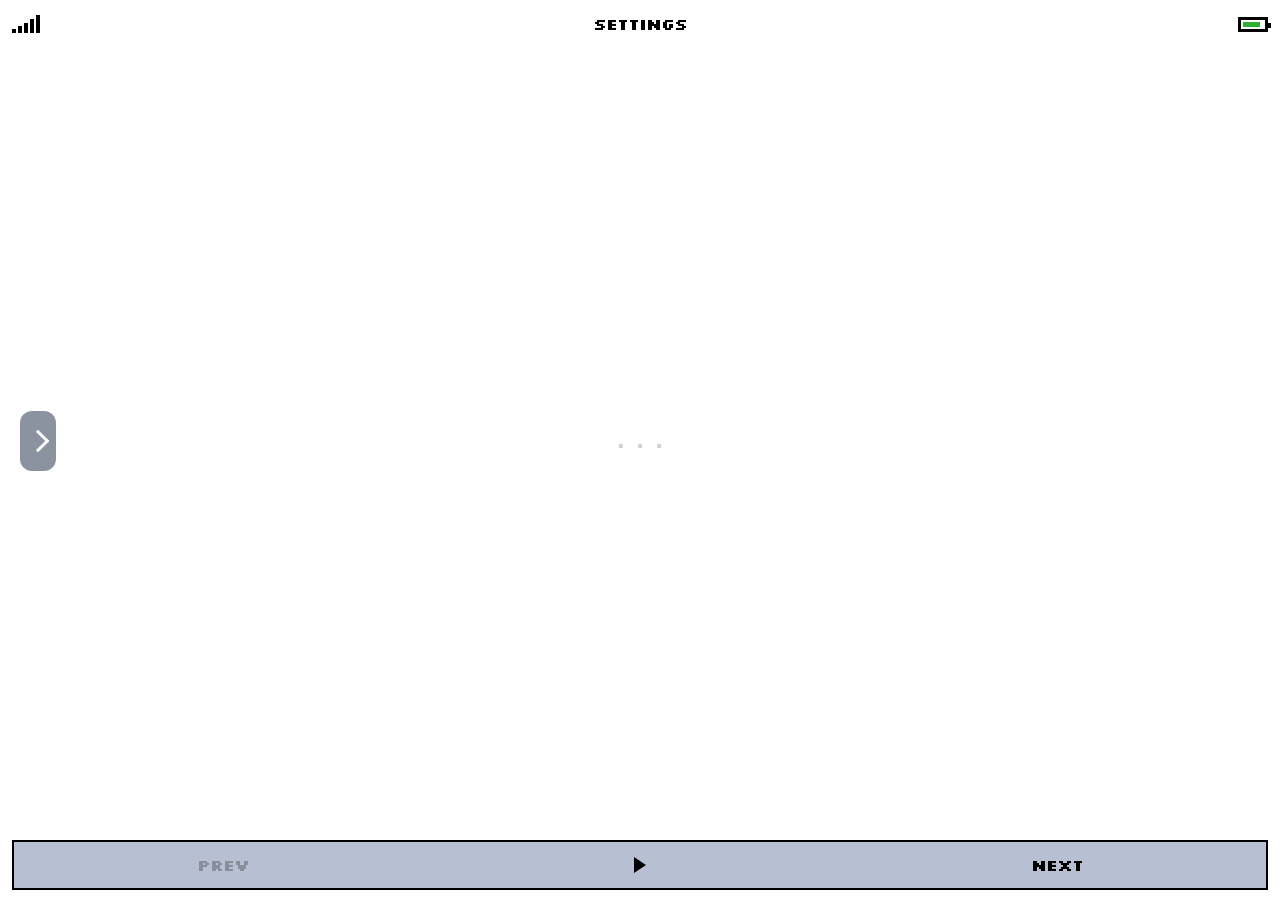
<file: index.html>
<!doctype html>
<html lang="en" data-theme="light">
<head>
  <meta charset="utf-8">
  <meta name="viewport" content="width=device-width,initial-scale=1,viewport-fit=cover,user-scalable=no">
  <meta name="referrer" content="no-referrer">
  <meta http-equiv="Content-Security-Policy" content="default-src 'none'; connect-src 'self'; img-src https://web.archive.org; style-src 'self'; font-src 'self'; script-src 'self'; object-src 'none'; frame-src 'none'; worker-src 'none'; base-uri 'none'; form-action 'none'">
  <title>Image Viewer</title>
  <link rel="stylesheet" href="./styles.css?v=2.6">
</head>
<body>
  <main id="app">
    <header id="statusbar" aria-label="Status and settings">
      <div id="signal" class="pixel-icon signal" aria-label="Signal">
        <span></span><span></span><span></span><span></span><span></span>
      </div>

      <button id="openControls" class="status-settings" type="button">Settings</button>

      <div id="battery" class="pixel-icon battery" aria-label="Battery">
        <span class="battery-fill"></span>
      </div>
    </header>

    <section id="frame" aria-label="Image viewer">
      <img id="image" alt="" referrerpolicy="no-referrer">

      <div id="loader" aria-label="Loading image" aria-live="polite">
        <span>.</span><span>.</span><span>.</span>
      </div>

      <div id="message" aria-live="polite"></div>

      <button id="edgeNext" type="button" aria-label="Next image">
        <span class="chevron" aria-hidden="true"></span>
      </button>
    </section>

    <nav id="nav" aria-label="Image navigation">
      <button id="back" class="softkey" type="button" disabled>Prev</button>

      <button id="play" class="play-softkey" type="button" aria-label="Play auto-play">
        <span class="play-glyph" aria-hidden="true"></span>
      </button>

      <button id="next" class="softkey" type="button">Next</button>
    </nav>
  </main>

  <div id="overlay">
    <section id="panel" role="dialog" aria-modal="true" aria-label="Controls">
      <div class="section">
        <h3>Appearance</h3>
        <div class="row">
          <span>Theme</span>
          <button id="themeToggle" class="smallbtn" type="button">Switch to Dark Mode</button>
        </div>
      </div>

      <div class="section">
        <h3>Auto-play</h3>
        <div class="row">
          <span>Interval</span>
          <select id="autoplaySeconds" aria-label="Auto-play interval">
            <option value="5">5 sec</option>
            <option value="8" selected>8 sec</option>
            <option value="10">10 sec</option>
            <option value="15">15 sec</option>
            <option value="20">20 sec</option>
            <option value="30">30 sec</option>
          </select>
        </div>
        <div class="muted">Press Play in the viewer to start. The interface fades away. Tap the image to pause on that exact image and bring the controls back.</div>
      </div>

      <div class="section">
        <h3>Year Range</h3>
        <div id="years" class="rangevalue">1994 – 2008</div>
        <input id="yearFrom" type="range" min="1994" max="2008" value="1994" step="1" aria-label="Earliest year">
        <input id="yearTo" type="range" min="1994" max="2008" value="2008" step="1" aria-label="Latest year">
      </div>

      <div class="section">
        <h3>Region Mix</h3>
        <div class="checkgrid">
          <label class="checkitem"><input id="region-north-america" type="checkbox" checked>North America</label><label class="checkitem"><input id="region-latin-america-caribbean" type="checkbox" checked>Latin America / Caribbean</label><label class="checkitem"><input id="region-africa" type="checkbox" checked>Africa</label><label class="checkitem"><input id="region-south-asia" type="checkbox" checked>South Asia</label><label class="checkitem"><input id="region-east-asia" type="checkbox" checked>East Asia</label><label class="checkitem"><input id="region-mena" type="checkbox" checked>Middle East / North Africa</label><label class="checkitem"><input id="region-europe" type="checkbox" checked>Europe</label><label class="checkitem"><input id="region-global" type="checkbox" checked>Global / Unknown</label>
        </div>
        <div class="muted">A region is chosen first, then an image, so a giant archive cannot drown out smaller regional pools.</div>
      </div>

      <div class="section">
        <h3>Image Types</h3>
        <div class="checkgrid">
          <label class="checkitem"><input id="filter-people" type="checkbox" checked>People / everyday life</label><label class="checkitem"><input id="filter-signs" type="checkbox" checked>Signs / graphics / advertising</label><label class="checkitem"><input id="filter-fashion" type="checkbox" checked>Fashion / clothing</label><label class="checkitem"><input id="filter-vehicles" type="checkbox" checked>Vehicles / transportation</label><label class="checkitem"><input id="filter-interiors" type="checkbox" checked>Interiors / domestic life</label><label class="checkitem"><input id="filter-objects" type="checkbox" checked>Objects / products / packaging</label><label class="checkitem"><input id="filter-religion" type="checkbox" checked>Religion / ritual</label><label class="checkitem"><input id="filter-animals" type="checkbox" checked>Animals / pets</label><label class="checkitem"><input id="filter-architecture" type="checkbox" >Architecture / buildings</label><label class="checkitem"><input id="filter-landscape" type="checkbox" >Nature / landscape</label><label class="checkitem"><input id="filter-flowers" type="checkbox" >Plants / flowers</label>
        </div>
        <div class="muted">Architecture, landscape and flowers are off by default. Old-web metadata is imperfect, so filtering is best-effort.</div>
      </div>

      <div id="panelbuttons">
        <button id="closeControls" type="button">Close</button>
        <button id="applyControls" type="button">Apply</button>
      </div>
    </section>
  </div>

  <script src="./app.js?v=2.6"></script>
</body>
</html>
</file>
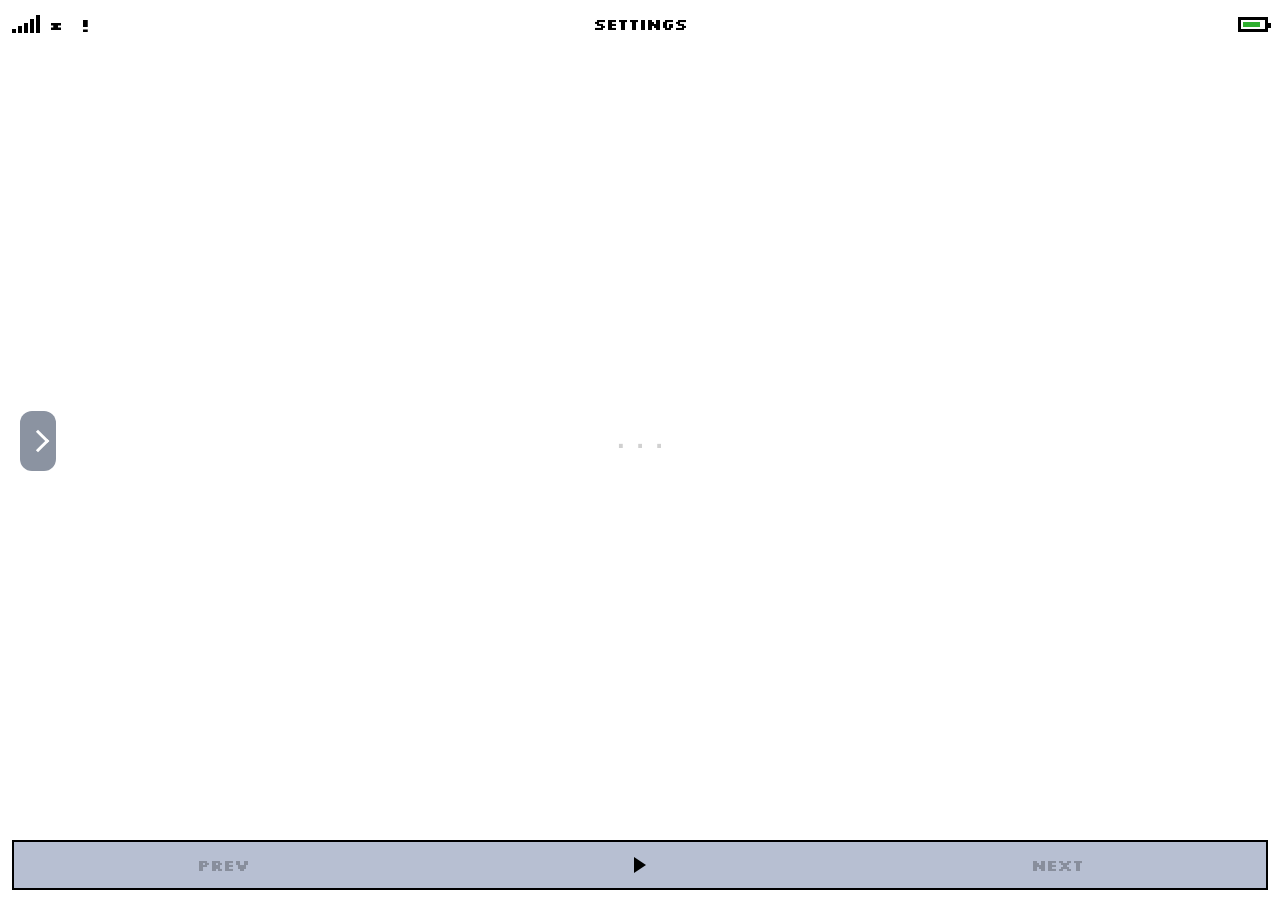
<file: builds/2.10/index.html>
<!doctype html>
<html lang="en" data-theme="light">
<head>
  <meta charset="utf-8">
  <meta name="viewport" content="width=device-width,initial-scale=1,viewport-fit=cover,user-scalable=no">
  <meta name="referrer" content="no-referrer">
  <meta http-equiv="Content-Security-Policy" content="default-src 'none'; connect-src 'self'; img-src https://web.archive.org; style-src 'self'; font-src 'self'; script-src 'self'; object-src 'none'; frame-src 'none'; worker-src 'none'; base-uri 'none'; form-action 'none'">
  <title>Shuffler — Build 2.10</title>
  <link rel="stylesheet" href="./styles.css?v=2.10">
</head>
<body>
  <main id="app">
    <header id="statusbar" aria-label="Status and settings">
      <div class="status-actions">
        <div id="signal" class="pixel-icon signal" aria-label="Signal">
          <span></span><span></span><span></span><span></span><span></span>
        </div>
        <button id="omitImage" class="status-action" type="button" aria-label="Omit this image" title="Omit this image">×</button>
        <button id="flagNsfw" class="status-action" type="button" aria-label="Flag this image as NSFW" title="Flag as NSFW">!</button>
      </div>

      <button id="openControls" class="status-settings" type="button">Settings</button>

      <div id="battery" class="pixel-icon battery" aria-label="Battery">
        <span class="battery-fill"></span>
      </div>
    </header>

    <section id="frame" aria-label="Image viewer">
      <img id="image" alt="" referrerpolicy="no-referrer">

      <div id="loader" aria-label="Loading image" aria-live="polite">
        <span>.</span><span>.</span><span>.</span>
      </div>

      <div id="message" aria-live="polite"></div>

      <button id="edgeNext" type="button" aria-label="Next image">
        <span class="chevron" aria-hidden="true"></span>
      </button>
    </section>

    <nav id="nav" aria-label="Image navigation">
      <button id="back" class="softkey" type="button" disabled>Prev</button>

      <button id="play" class="play-softkey" type="button" aria-label="Play auto-play">
        <span class="play-glyph" aria-hidden="true"></span>
      </button>

      <button id="next" class="softkey" type="button">Next</button>
    </nav>
  </main>

  <div id="overlay">
    <section id="panel" role="dialog" aria-modal="true" aria-label="Controls">
      <div class="section row release-info">
        <span>Build 2.10</span>
        <a href="../../releases.html">All releases</a>
      </div>
      <div class="section">
        <h3>Display</h3>
        <div class="row">
          <span>Theme</span>
          <button id="themeToggle" class="smallbtn" type="button">Switch to Dark Mode</button>
        </div>
        <div class="row">
          <span>Auto-play</span>
          <select id="autoplaySeconds" aria-label="Auto-play interval">
            <option value="5">5 sec</option>
            <option value="8" selected>8 sec</option>
            <option value="10">10 sec</option>
            <option value="15">15 sec</option>
            <option value="20">20 sec</option>
            <option value="30">30 sec</option>
          </select>
        </div>
      </div>

      <div class="section">
        <h3>Era</h3>
        <select id="eraSelect" class="fullwidth" aria-label="Era">
          <option value="all" data-from="1994" data-to="2008" selected>All years</option>
          <option value="early" data-from="1994" data-to="1999">Early web</option>
          <option value="dotcom" data-from="2000" data-to="2003">Dot-com boom</option>
          <option value="mid" data-from="2004" data-to="2006">Mid-2000s</option>
          <option value="late" data-from="2007" data-to="2008">Web 2.0</option>
        </select>
        <div id="years" class="rangevalue">1994 – 2008</div>
        <div class="muted">Selecting Africa switches to Africa-only mode, with years up to 2016.</div>
      </div>

      <div class="section">
        <h3>Regions</h3>
        <div class="checkgrid">
          <label class="checkitem"><input id="region-north-america" type="checkbox" checked>North America</label><label class="checkitem"><input id="region-latin-america-caribbean" type="checkbox" checked>Latin America / Caribbean</label><label class="checkitem"><input id="region-africa" type="checkbox">Africa</label><label class="checkitem"><input id="region-south-asia" type="checkbox" checked>South Asia</label><label class="checkitem"><input id="region-east-asia" type="checkbox" checked>East Asia</label><label class="checkitem"><input id="region-mena" type="checkbox" checked>Middle East / North Africa</label><label class="checkitem"><input id="region-europe" type="checkbox" checked>Europe</label><label class="checkitem"><input id="region-global" type="checkbox" checked>Global / Unknown</label>
        </div>
      </div>

      <div class="section">
        <h3>Image Types</h3>
        <label class="checkitem"><input id="filter-nsfw" type="checkbox" checked>Hide NSFW</label>
        <div class="muted">Filters manually flagged images and likely explicit content based on image addresses.</div>
        <label class="checkitem"><input id="filter-social-media" type="checkbox" checked>Social media posts</label>
        <div class="muted">Includes BlackPlanet and other social-network sites. Turn off to exclude images from these sources.</div>
        <div class="checkgrid">
          <label class="checkitem"><input id="filter-people" type="checkbox" checked>People / everyday life</label><label class="checkitem"><input id="filter-signs" type="checkbox" checked>Signs / graphics / advertising</label><label class="checkitem"><input id="filter-fashion" type="checkbox" checked>Fashion / clothing</label><label class="checkitem"><input id="filter-vehicles" type="checkbox" checked>Vehicles / transportation</label><label class="checkitem"><input id="filter-interiors" type="checkbox" checked>Interiors / domestic life</label><label class="checkitem"><input id="filter-objects" type="checkbox" checked>Objects / products / packaging</label><label class="checkitem"><input id="filter-religion" type="checkbox" checked>Religion / ritual</label><label class="checkitem"><input id="filter-animals" type="checkbox" checked>Animals / pets</label><label class="checkitem"><input id="filter-architecture" type="checkbox" >Architecture / buildings</label><label class="checkitem"><input id="filter-landscape" type="checkbox" >Nature / landscape</label><label class="checkitem"><input id="filter-flowers" type="checkbox" >Plants / flowers</label>
        </div>
      </div>

      <div class="section">
        <h3>Moderation</h3>
        <div id="moderationList" class="moderation-list"></div>
        <button id="clearModeration" class="smallbtn" type="button">Clear all saved decisions</button>
      </div>

      <div id="panelbuttons">
        <button id="closeControls" type="button">Close</button>
        <button id="applyControls" type="button">Apply</button>
      </div>
    </section>
  </div>

  <script src="./app.js?v=2.10"></script>
</body>
</html>
</file>
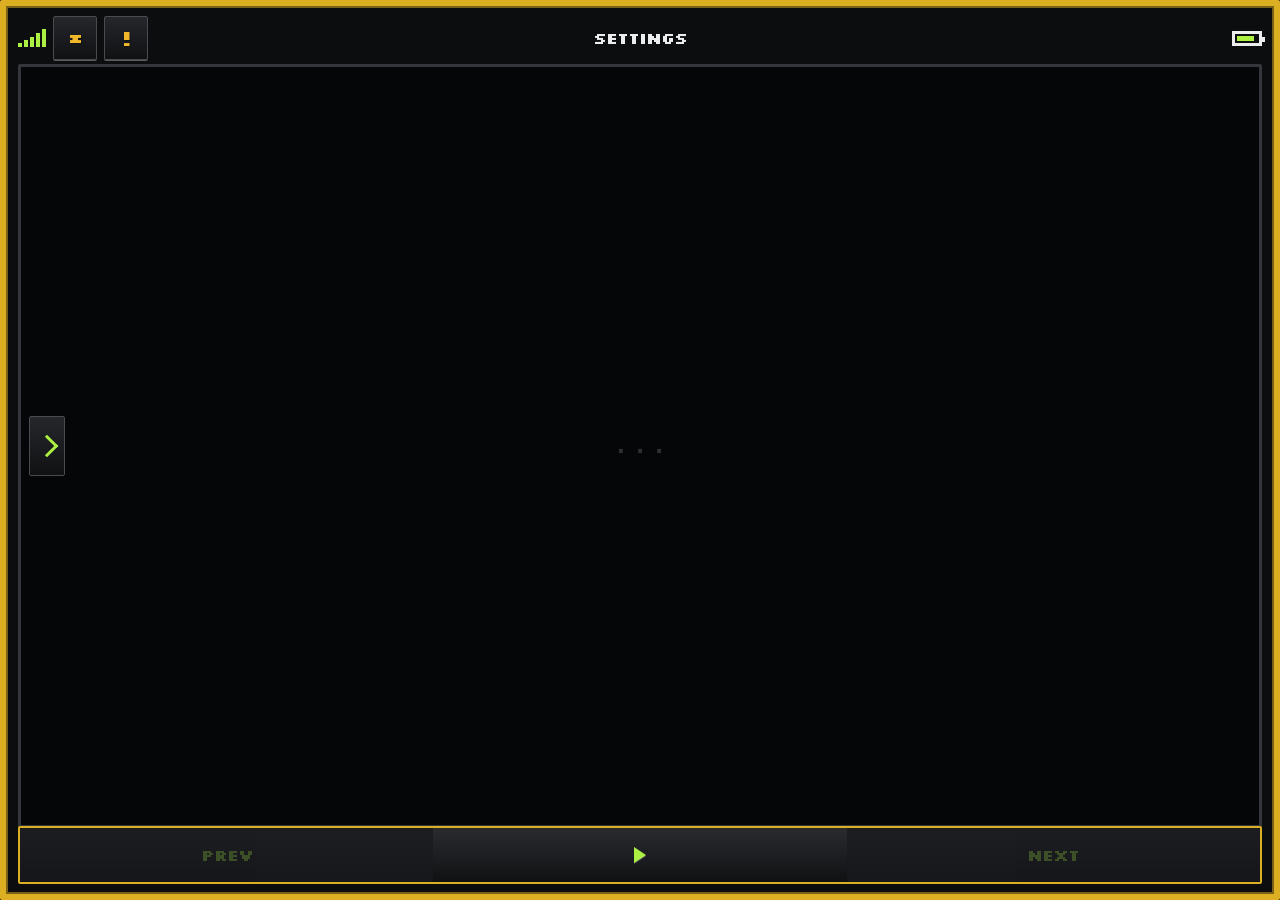
<file: builds/2.11/index.html>
<!doctype html>
<html lang="en" data-theme="light">
<head>
  <meta charset="utf-8">
  <meta name="viewport" content="width=device-width,initial-scale=1,viewport-fit=cover,user-scalable=no">
  <meta name="referrer" content="no-referrer">
  <meta http-equiv="Content-Security-Policy" content="default-src 'none'; connect-src 'self'; img-src https://web.archive.org; style-src 'self'; font-src 'self'; script-src 'self'; object-src 'none'; frame-src 'none'; worker-src 'none'; base-uri 'none'; form-action 'none'">
  <title>Shuffler — Build 2.11</title>
  <link rel="stylesheet" href="./styles.css?v=2.11">
</head>
<body>
  <main id="app">
    <header id="statusbar" aria-label="Status and settings">
      <div class="status-actions">
        <div id="signal" class="pixel-icon signal" aria-label="Signal">
          <span></span><span></span><span></span><span></span><span></span>
        </div>
        <button id="omitImage" class="status-action" type="button" aria-label="Omit this image" title="Omit this image">×</button>
        <button id="flagNsfw" class="status-action" type="button" aria-label="Flag this image as NSFW" title="Flag as NSFW">!</button>
      </div>

      <button id="openControls" class="status-settings" type="button">Settings</button>

      <div id="battery" class="pixel-icon battery" aria-label="Battery">
        <span class="battery-fill"></span>
      </div>
    </header>

    <section id="frame" aria-label="Image viewer">
      <img id="image" alt="" referrerpolicy="no-referrer">

      <div id="loader" aria-label="Loading image" aria-live="polite">
        <span>.</span><span>.</span><span>.</span>
      </div>

      <div id="message" aria-live="polite"></div>

      <button id="edgeNext" type="button" aria-label="Next image">
        <span class="chevron" aria-hidden="true"></span>
      </button>
    </section>

    <nav id="nav" aria-label="Image navigation">
      <button id="back" class="softkey" type="button" disabled>Prev</button>

      <button id="play" class="play-softkey" type="button" aria-label="Play auto-play">
        <span class="play-glyph" aria-hidden="true"></span>
      </button>

      <button id="next" class="softkey" type="button">Next</button>
    </nav>
  </main>

  <div id="overlay">
    <section id="panel" role="dialog" aria-modal="true" aria-label="Controls">
      <div class="section row release-info">
        <span>Build 2.11</span>
        <a href="../../releases.html">All releases</a>
      </div>
      <div class="section">
        <h3>Display</h3>
        <div class="skin-grid" role="group" aria-label="Player skin">
          <button class="skin-choice" data-skin="classic-amp" type="button"><span class="skin-swatch swatch-classic"></span>Classic Amp</button>
          <button class="skin-choice" data-skin="luna-blue" type="button"><span class="skin-swatch swatch-luna"></span>Luna Blue</button>
          <button class="skin-choice" data-skin="nokia-lcd" type="button"><span class="skin-swatch swatch-nokia"></span>Nokia LCD</button>
          <button class="skin-choice" data-skin="walkman-orange" type="button"><span class="skin-swatch swatch-walkman"></span>Walkman Orange</button>
          <button class="skin-choice" data-skin="razr-silver" type="button"><span class="skin-swatch swatch-razr"></span>RAZR Silver</button>
          <button class="skin-choice" data-skin="i-mode-pearl" type="button"><span class="skin-swatch swatch-imode"></span>i-mode Pearl</button>
        </div>
        <div class="row">
          <span>Dark appearance</span>
          <button id="themeToggle" class="smallbtn" type="button">Switch to Dark Mode</button>
        </div>
        <div class="row">
          <span>Auto-play</span>
          <select id="autoplaySeconds" aria-label="Auto-play interval">
            <option value="5">5 sec</option>
            <option value="8" selected>8 sec</option>
            <option value="10">10 sec</option>
            <option value="15">15 sec</option>
            <option value="20">20 sec</option>
            <option value="30">30 sec</option>
          </select>
        </div>
      </div>

      <div class="section">
        <h3>Era</h3>
        <select id="eraSelect" class="fullwidth" aria-label="Era">
          <option value="all" data-from="1994" data-to="2008" selected>All years</option>
          <option value="early" data-from="1994" data-to="1999">Early web</option>
          <option value="dotcom" data-from="2000" data-to="2003">Dot-com boom</option>
          <option value="mid" data-from="2004" data-to="2006">Mid-2000s</option>
          <option value="late" data-from="2007" data-to="2008">Web 2.0</option>
        </select>
        <div id="years" class="rangevalue">1994 – 2008</div>
        <div class="muted">Selecting Africa switches to Africa-only mode, with years up to 2016.</div>
      </div>

      <div class="section">
        <h3>Regions</h3>
        <div class="checkgrid">
          <label class="checkitem"><input id="region-north-america" type="checkbox" checked>North America</label><label class="checkitem"><input id="region-latin-america-caribbean" type="checkbox" checked>Latin America / Caribbean</label><label class="checkitem"><input id="region-africa" type="checkbox">Africa</label><label class="checkitem"><input id="region-south-asia" type="checkbox" checked>South Asia</label><label class="checkitem"><input id="region-east-asia" type="checkbox" checked>East Asia</label><label class="checkitem"><input id="region-mena" type="checkbox" checked>Middle East / North Africa</label><label class="checkitem"><input id="region-europe" type="checkbox" checked>Europe</label><label class="checkitem"><input id="region-global" type="checkbox" checked>Global / Unknown</label>
        </div>
      </div>

      <div class="section">
        <h3>Image Types</h3>
        <label class="checkitem"><input id="filter-nsfw" type="checkbox" checked>Hide NSFW</label>
        <div class="muted">Filters manually flagged images and likely explicit content based on image addresses.</div>
        <label class="checkitem"><input id="filter-social-media" type="checkbox" checked>Social media posts</label>
        <div class="muted">Includes BlackPlanet and other social-network sites. Turn off to exclude images from these sources.</div>
        <div class="checkgrid">
          <label class="checkitem"><input id="filter-people" type="checkbox" checked>People / everyday life</label><label class="checkitem"><input id="filter-signs" type="checkbox" checked>Signs / graphics / advertising</label><label class="checkitem"><input id="filter-fashion" type="checkbox" checked>Fashion / clothing</label><label class="checkitem"><input id="filter-vehicles" type="checkbox" checked>Vehicles / transportation</label><label class="checkitem"><input id="filter-interiors" type="checkbox" checked>Interiors / domestic life</label><label class="checkitem"><input id="filter-objects" type="checkbox" checked>Objects / products / packaging</label><label class="checkitem"><input id="filter-religion" type="checkbox" checked>Religion / ritual</label><label class="checkitem"><input id="filter-animals" type="checkbox" checked>Animals / pets</label><label class="checkitem"><input id="filter-architecture" type="checkbox" >Architecture / buildings</label><label class="checkitem"><input id="filter-landscape" type="checkbox" >Nature / landscape</label><label class="checkitem"><input id="filter-flowers" type="checkbox" >Plants / flowers</label>
        </div>
      </div>

      <div class="section">
        <h3>Moderation</h3>
        <div id="moderationList" class="moderation-list"></div>
        <button id="clearModeration" class="smallbtn" type="button">Clear all saved decisions</button>
      </div>

      <div id="panelbuttons">
        <button id="closeControls" type="button">Close</button>
        <button id="applyControls" type="button">Apply</button>
      </div>
    </section>
  </div>

  <script src="./app.js?v=2.11"></script>
</body>
</html>
</file>
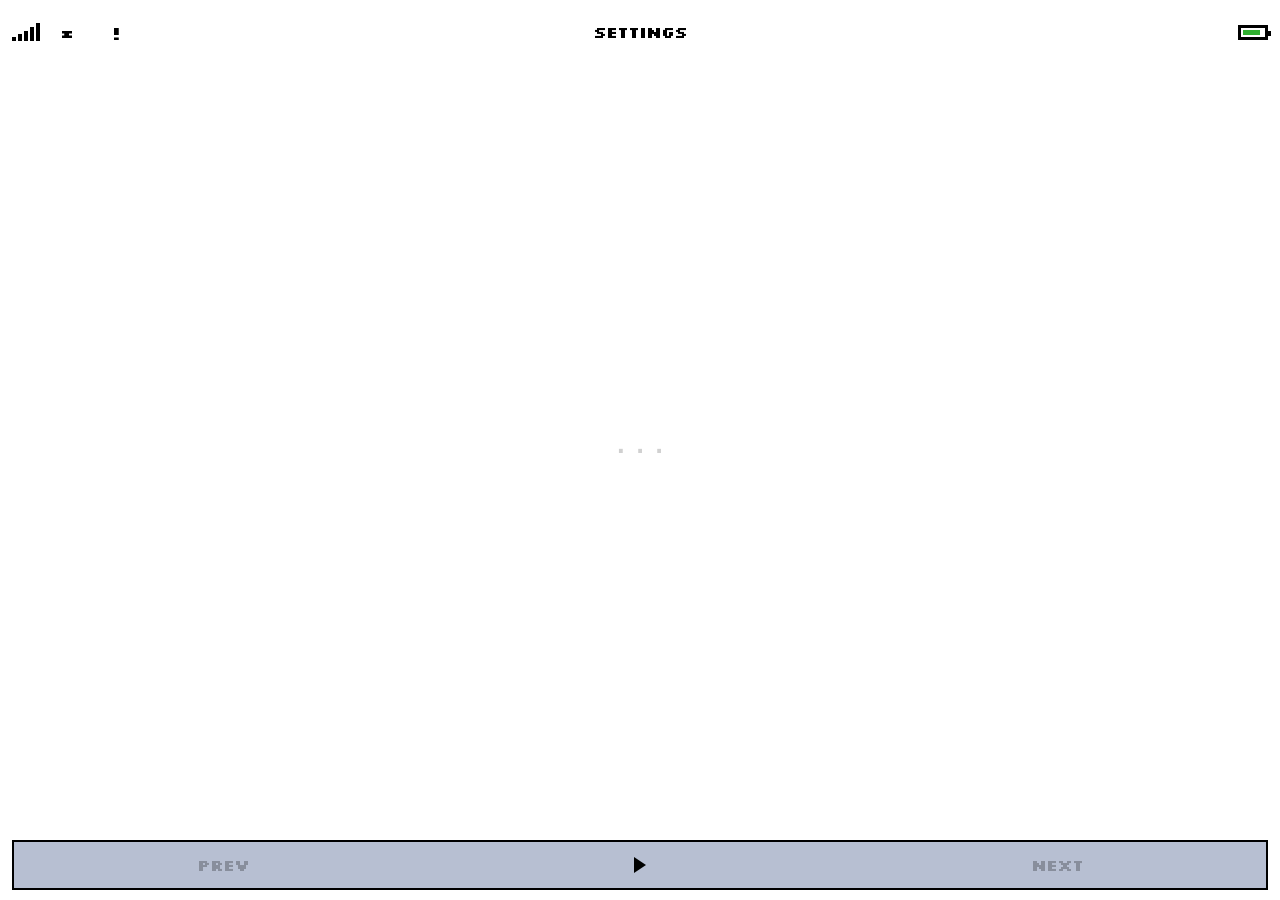
<file: builds/2.12/index.html>
<!doctype html>
<html lang="en" data-theme="light">
<head>
  <meta charset="utf-8">
  <meta name="viewport" content="width=device-width,initial-scale=1,viewport-fit=cover,user-scalable=no">
  <meta name="referrer" content="no-referrer">
  <meta http-equiv="Content-Security-Policy" content="default-src 'none'; connect-src 'self'; img-src https://web.archive.org; style-src 'self'; font-src 'self'; script-src 'self'; object-src 'none'; frame-src 'none'; worker-src 'none'; base-uri 'none'; form-action 'none'">
  <title>Shuffler — Build 2.12</title>
  <link rel="stylesheet" href="./styles.css?v=2.12">
</head>
<body>
  <main id="app">
    <header id="statusbar" aria-label="Status and settings">
      <div class="status-actions">
        <div id="signal" class="pixel-icon signal" aria-label="Signal">
          <span></span><span></span><span></span><span></span><span></span>
        </div>
        <button id="omitImage" class="status-action" type="button" aria-label="Omit this image" title="Omit this image">×</button>
        <button id="flagNsfw" class="status-action" type="button" aria-label="Flag this image as NSFW" title="Flag as NSFW">!</button>
      </div>

      <button id="openControls" class="status-settings" type="button">Settings</button>

      <div id="battery" class="pixel-icon battery" aria-label="Battery">
        <span class="battery-fill"></span>
      </div>
    </header>

    <section id="frame" aria-label="Image viewer">
      <img id="image" alt="" referrerpolicy="no-referrer">

      <div id="loader" aria-label="Loading image" aria-live="polite">
        <span>.</span><span>.</span><span>.</span>
      </div>

      <div id="message" aria-live="polite"></div>

    </section>

    <nav id="nav" aria-label="Image navigation">
      <button id="back" class="softkey" type="button" disabled>Prev</button>

      <button id="play" class="play-softkey" type="button" aria-label="Play auto-play">
        <span class="play-glyph" aria-hidden="true"></span>
      </button>

      <button id="next" class="softkey" type="button">Next</button>
    </nav>
  </main>

  <div id="overlay">
    <section id="panel" role="dialog" aria-modal="true" aria-label="Controls">
      <div id="settingsHome">
      <div class="section row release-info">
        <span>Build 2.12</span>
        <a href="../../releases.html">All releases</a>
      </div>
      <div class="section">
        <h3>Display</h3>
        <div class="row">
          <span>Theme</span>
          <button id="themeToggle" class="smallbtn" type="button">Switch to Dark Mode</button>
        </div>
        <div class="row">
          <span>Auto-play</span>
          <select id="autoplaySeconds" aria-label="Auto-play interval">
            <option value="5">5 sec</option>
            <option value="8" selected>8 sec</option>
            <option value="10">10 sec</option>
            <option value="15">15 sec</option>
            <option value="20">20 sec</option>
            <option value="30">30 sec</option>
          </select>
        </div>
      </div>

      <div class="section">
        <h3>Era</h3>
        <select id="eraSelect" class="fullwidth" aria-label="Era">
          <option value="all" data-from="1994" data-to="2008" selected>All years</option>
          <option value="early" data-from="1994" data-to="1999">Early web</option>
          <option value="dotcom" data-from="2000" data-to="2003">Dot-com boom</option>
          <option value="mid" data-from="2004" data-to="2006">Mid-2000s</option>
          <option value="late" data-from="2007" data-to="2008">Web 2.0</option>
        </select>
        <div id="years" class="rangevalue">1994 – 2008</div>
        <div class="muted">Selecting Africa switches to Africa-only mode, with years up to 2016.</div>
      </div>

      <div class="section">
        <h3>Regions</h3>
        <div class="checkgrid">
          <label class="checkitem"><input id="region-north-america" type="checkbox" checked>North America</label><label class="checkitem"><input id="region-latin-america-caribbean" type="checkbox" checked>Latin America / Caribbean</label><label class="checkitem"><input id="region-africa" type="checkbox">Africa</label><label class="checkitem"><input id="region-south-asia" type="checkbox" checked>South Asia</label><label class="checkitem"><input id="region-east-asia" type="checkbox" checked>East Asia</label><label class="checkitem"><input id="region-mena" type="checkbox" checked>Middle East / North Africa</label><label class="checkitem"><input id="region-europe" type="checkbox" checked>Europe</label><label class="checkitem"><input id="region-global" type="checkbox" checked>Global / Unknown</label>
        </div>
      </div>

      <div class="section">
        <h3>Image Types</h3>
        <label class="checkitem"><input id="filter-nsfw" type="checkbox" checked>Hide NSFW</label>
        <div class="muted">Filters manually flagged images and likely explicit content based on image addresses.</div>
        <label class="checkitem"><input id="filter-social-media" type="checkbox" checked>Social media posts</label>
        <div class="muted">Includes BlackPlanet and other social-network sites. Turn off to exclude images from these sources.</div>
        <div class="checkgrid">
          <label class="checkitem"><input id="filter-people" type="checkbox" checked>People / everyday life <span id="count-people" class="filter-count"></span></label><label class="checkitem"><input id="filter-signs" type="checkbox" checked>Signs / graphics / advertising <span id="count-signs" class="filter-count"></span></label><label class="checkitem"><input id="filter-fashion" type="checkbox" checked>Fashion / clothing <span id="count-fashion" class="filter-count"></span></label><label class="checkitem"><input id="filter-vehicles" type="checkbox" checked>Vehicles / transportation <span id="count-vehicles" class="filter-count"></span></label><label class="checkitem"><input id="filter-interiors" type="checkbox" checked>Interiors / domestic life <span id="count-interiors" class="filter-count"></span></label><label class="checkitem"><input id="filter-objects" type="checkbox" checked>Objects / products / packaging <span id="count-objects" class="filter-count"></span></label><label class="checkitem"><input id="filter-religion" type="checkbox" checked>Religion / ritual <span id="count-religion" class="filter-count"></span></label><label class="checkitem"><input id="filter-animals" type="checkbox" checked>Animals / pets <span id="count-animals" class="filter-count"></span></label><label class="checkitem"><input id="filter-architecture" type="checkbox" >Architecture / buildings <span id="count-architecture" class="filter-count"></span></label><label class="checkitem"><input id="filter-landscape" type="checkbox" >Nature / landscape <span id="count-landscape" class="filter-count"></span></label><label class="checkitem"><input id="filter-flowers" type="checkbox" >Plants / flowers <span id="count-flowers" class="filter-count"></span></label>
        </div>
        <div class="muted">Counts show tagged images in the selected regions and years. Images without subject tags may not appear under these filters.</div>
      </div>

      <div class="section">
        <h3>Moderation</h3>
        <div id="moderationSummary" class="muted"></div>
        <button id="manageModeration" class="smallbtn" type="button">Manage saved decisions</button>
        <button id="clearModeration" class="smallbtn" type="button">Clear all saved decisions</button>
      </div>

      </div>
      <section id="moderationScreen" aria-label="Saved moderation decisions" hidden>
        <div class="row moderation-header">
          <button id="backToSettings" class="smallbtn" type="button">← Settings</button>
          <strong>Saved decisions</strong>
        </div>
        <div class="moderation-tabs" role="tablist" aria-label="Decision type">
          <button id="showOmitted" class="smallbtn active" type="button" role="tab" aria-selected="true">Omitted</button>
          <button id="showNsfw" class="smallbtn" type="button" role="tab" aria-selected="false">NSFW</button>
        </div>
        <div id="moderationGrid" class="moderation-grid"></div>
      </section>

      <div id="panelbuttons">
        <button id="closeControls" type="button">Close</button>
        <button id="applyControls" type="button">Apply</button>
      </div>
    </section>
  </div>

  <script src="./app.js?v=2.12"></script>
</body>
</html>
</file>
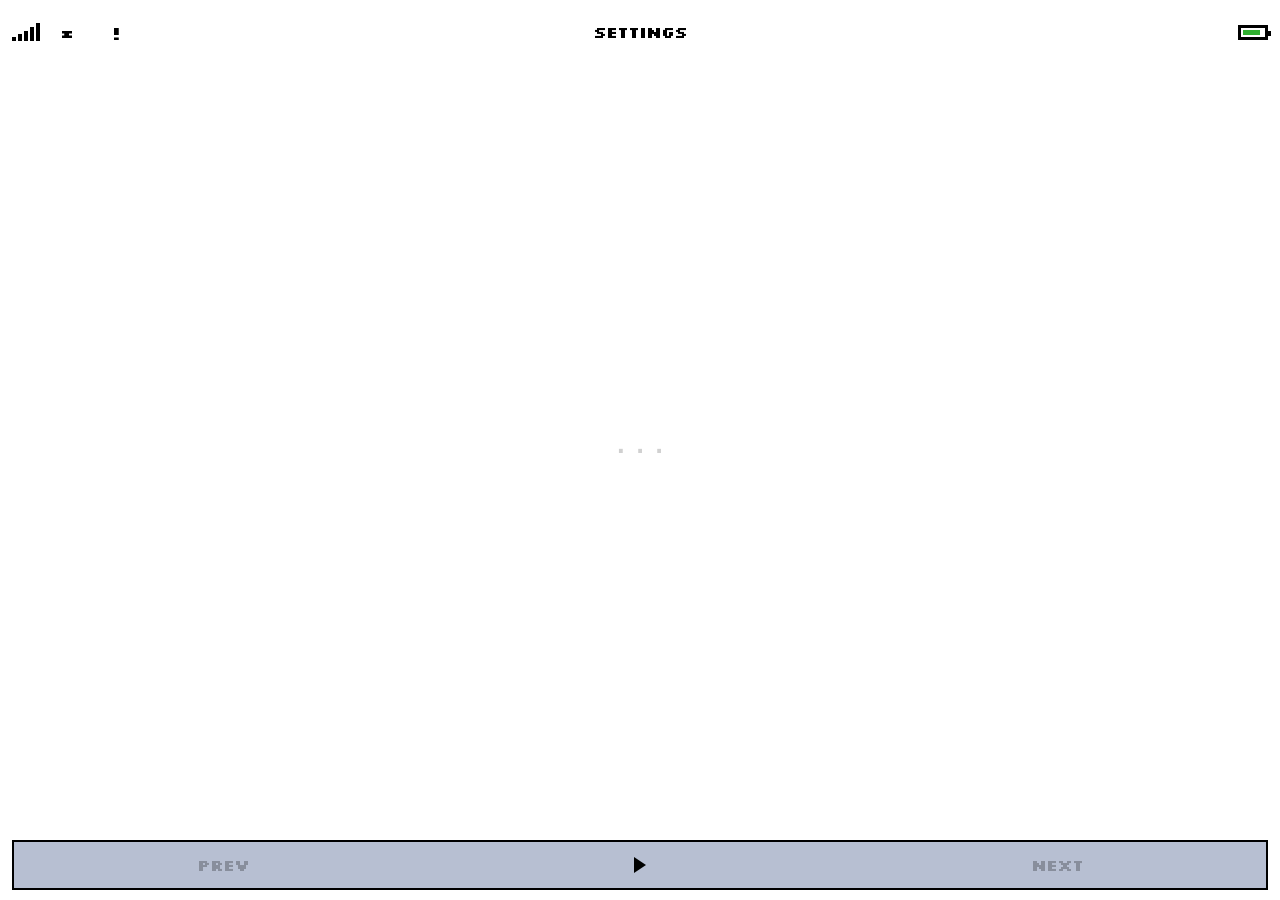
<file: builds/2.13/index.html>
<!doctype html>
<html lang="en" data-theme="light">
<head>
  <meta charset="utf-8">
  <meta name="viewport" content="width=device-width,initial-scale=1,viewport-fit=cover,user-scalable=no">
  <meta name="referrer" content="no-referrer">
  <meta http-equiv="Content-Security-Policy" content="default-src 'none'; connect-src 'self'; img-src https://web.archive.org; style-src 'self'; font-src 'self'; script-src 'self'; object-src 'none'; frame-src 'none'; worker-src 'none'; base-uri 'none'; form-action 'none'">
  <title>Shuffler — Build 2.13</title>
  <link rel="stylesheet" href="./styles.css?v=2.13">
</head>
<body>
  <main id="app">
    <header id="statusbar" aria-label="Status and settings">
      <div class="status-actions">
        <div id="signal" class="pixel-icon signal" aria-label="Signal">
          <span></span><span></span><span></span><span></span><span></span>
        </div>
        <button id="omitImage" class="status-action" type="button" aria-label="Omit this image" title="Omit this image">×</button>
        <button id="flagNsfw" class="status-action" type="button" aria-label="Flag this image as NSFW" title="Flag as NSFW">!</button>
      </div>

      <button id="openControls" class="status-settings" type="button">Settings</button>

      <div id="battery" class="pixel-icon battery" aria-label="Battery">
        <span class="battery-fill"></span>
      </div>
    </header>

    <section id="frame" aria-label="Image viewer">
      <img id="image" alt="" referrerpolicy="no-referrer">

      <div id="loader" aria-label="Loading image" aria-live="polite">
        <span>.</span><span>.</span><span>.</span>
      </div>

      <div id="message" aria-live="polite"></div>

    </section>

    <nav id="nav" aria-label="Image navigation">
      <button id="back" class="softkey" type="button" disabled>Prev</button>

      <button id="play" class="play-softkey" type="button" aria-label="Play auto-play">
        <span class="play-glyph" aria-hidden="true"></span>
      </button>

      <button id="next" class="softkey" type="button">Next</button>
    </nav>
  </main>

  <div id="overlay">
    <section id="panel" role="dialog" aria-modal="true" aria-label="Controls">
      <div id="settingsHome">
      <div class="section row release-info">
        <span>Build 2.13</span>
        <a href="../../releases.html">All releases</a>
      </div>
      <div class="section">
        <h3>Display</h3>
        <div class="row">
          <span>Theme</span>
          <button id="themeToggle" class="smallbtn" type="button">Switch to Dark Mode</button>
        </div>
        <div class="row">
          <span>Auto-play</span>
          <select id="autoplaySeconds" aria-label="Auto-play interval">
            <option value="5">5 sec</option>
            <option value="8" selected>8 sec</option>
            <option value="10">10 sec</option>
            <option value="15">15 sec</option>
            <option value="20">20 sec</option>
            <option value="30">30 sec</option>
          </select>
        </div>
      </div>

      <div class="section">
        <h3>Era</h3>
        <select id="eraSelect" class="fullwidth" aria-label="Era">
          <option value="all" data-from="1994" data-to="2008" selected>All years</option>
          <option value="early" data-from="1994" data-to="1999">Early web</option>
          <option value="dotcom" data-from="2000" data-to="2003">Dot-com boom</option>
          <option value="mid" data-from="2004" data-to="2006">Mid-2000s</option>
          <option value="late" data-from="2007" data-to="2008">Web 2.0</option>
        </select>
        <div id="years" class="rangevalue">1994 – 2008</div>
        <div class="muted">Selecting Africa switches to Africa-only mode, with years up to 2016.</div>
      </div>

      <div class="section">
        <h3>Regions</h3>
        <div class="checkgrid">
          <label class="checkitem"><input id="region-north-america" type="checkbox" checked>North America</label><label class="checkitem"><input id="region-latin-america-caribbean" type="checkbox" checked>Latin America / Caribbean</label><label class="checkitem"><input id="region-africa" type="checkbox">Africa</label><label class="checkitem"><input id="region-south-asia" type="checkbox" checked>South Asia</label><label class="checkitem"><input id="region-east-asia" type="checkbox" checked>East Asia</label><label class="checkitem"><input id="region-mena" type="checkbox" checked>Middle East / North Africa</label><label class="checkitem"><input id="region-europe" type="checkbox" checked>Europe</label><label class="checkitem"><input id="region-global" type="checkbox" checked>Global / Unknown</label>
        </div>
      </div>

      <div class="section">
        <h3>Image Types</h3>
        <label class="checkitem"><input id="filter-nsfw" type="checkbox" checked>Hide NSFW</label>
        <div class="muted">Filters manually flagged images and likely explicit content based on image addresses.</div>
        <label class="checkitem"><input id="filter-social-media" type="checkbox" checked>Social media posts</label>
        <div class="muted">Includes BlackPlanet and other social-network sites. Turn off to exclude images from these sources.</div>
        <div class="checkgrid">
          <label class="checkitem"><input id="filter-people" type="checkbox" checked>People / everyday life <span id="count-people" class="filter-count"></span></label><label class="checkitem"><input id="filter-signs" type="checkbox" checked>Signs / graphics / advertising <span id="count-signs" class="filter-count"></span></label><label class="checkitem"><input id="filter-fashion" type="checkbox" checked>Fashion / clothing <span id="count-fashion" class="filter-count"></span></label><label class="checkitem"><input id="filter-vehicles" type="checkbox" checked>Vehicles / transportation <span id="count-vehicles" class="filter-count"></span></label><label class="checkitem"><input id="filter-interiors" type="checkbox" checked>Interiors / domestic life <span id="count-interiors" class="filter-count"></span></label><label class="checkitem"><input id="filter-objects" type="checkbox" checked>Objects / products / packaging <span id="count-objects" class="filter-count"></span></label><label class="checkitem"><input id="filter-religion" type="checkbox" checked>Religion / ritual <span id="count-religion" class="filter-count"></span></label><label class="checkitem"><input id="filter-animals" type="checkbox" checked>Animals / pets <span id="count-animals" class="filter-count"></span></label><label class="checkitem"><input id="filter-architecture" type="checkbox" >Architecture / buildings <span id="count-architecture" class="filter-count"></span></label><label class="checkitem"><input id="filter-landscape" type="checkbox" >Nature / landscape <span id="count-landscape" class="filter-count"></span></label><label class="checkitem"><input id="filter-flowers" type="checkbox" >Plants / flowers <span id="count-flowers" class="filter-count"></span></label>
        </div>
        <div class="muted">Counts show tagged images in the selected regions and years. Images without subject tags may not appear under these filters.</div>
      </div>

      <div class="section">
        <h3>Moderation</h3>
        <div id="moderationSummary" class="muted"></div>
        <button id="manageModeration" class="smallbtn" type="button">Manage saved decisions</button>
        <button id="clearModeration" class="smallbtn" type="button">Clear all saved decisions</button>
      </div>

      </div>
      <section id="moderationScreen" aria-label="Saved moderation decisions" hidden>
        <div class="row moderation-header">
          <button id="backToSettings" class="smallbtn" type="button">← Settings</button>
          <strong>Saved decisions</strong>
        </div>
        <div class="moderation-tabs" role="tablist" aria-label="Decision type">
          <button id="showOmitted" class="smallbtn active" type="button" role="tab" aria-selected="true">Omitted</button>
          <button id="showNsfw" class="smallbtn" type="button" role="tab" aria-selected="false">NSFW</button>
        </div>
        <div id="moderationGrid" class="moderation-grid"></div>
      </section>

      <div id="panelbuttons">
        <button id="closeControls" type="button">Close</button>
        <button id="applyControls" type="button">Apply</button>
      </div>
    </section>
  </div>

  <script src="./app.js?v=2.13"></script>
</body>
</html>
</file>
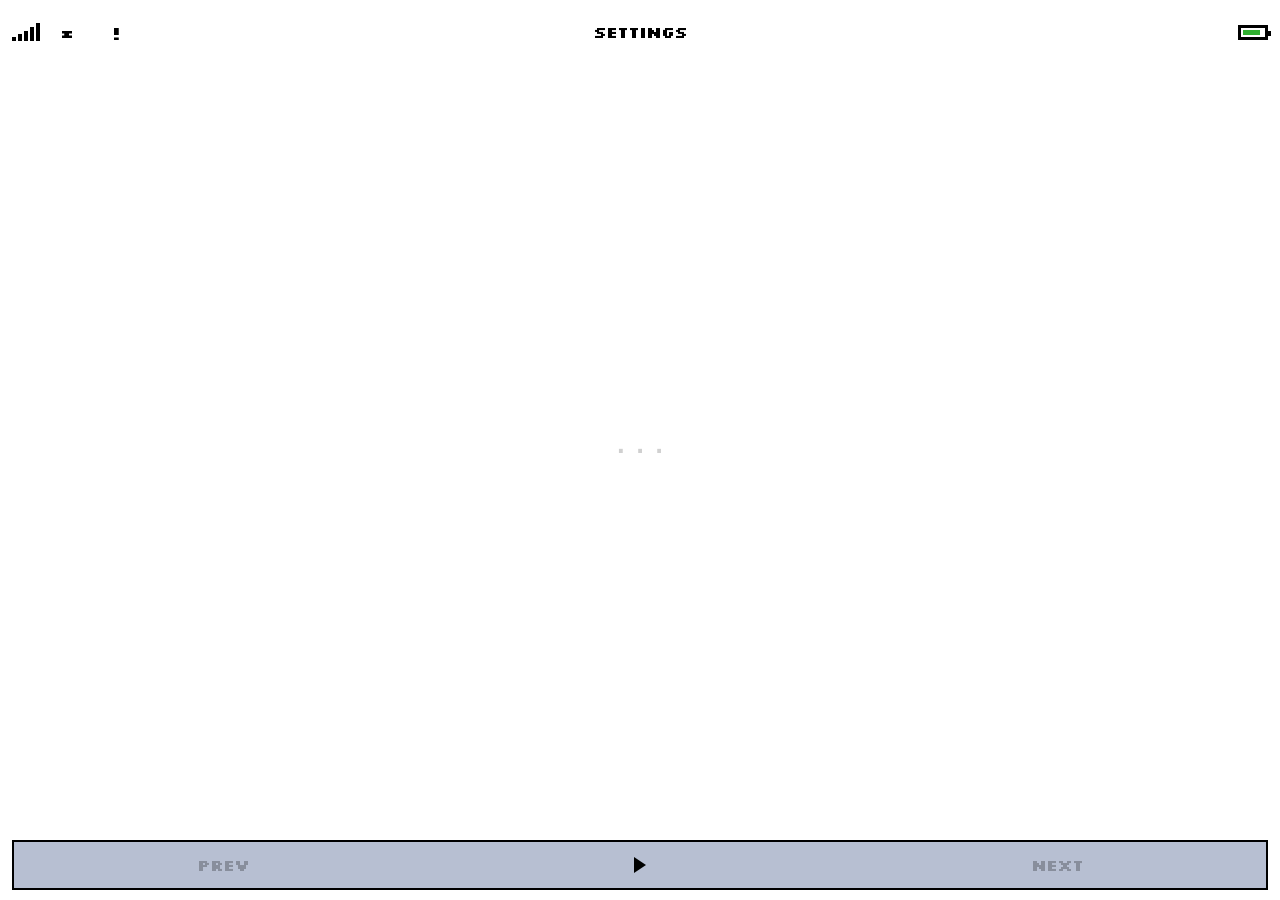
<file: builds/2.14/index.html>
<!doctype html>
<html lang="en" data-theme="light">
<head>
  <meta charset="utf-8">
  <meta name="viewport" content="width=device-width,initial-scale=1,viewport-fit=cover,user-scalable=no">
  <meta name="referrer" content="no-referrer">
  <meta http-equiv="Content-Security-Policy" content="default-src 'none'; connect-src 'self' https://*.supabase.co; img-src https://web.archive.org; style-src 'self'; font-src 'self'; script-src 'self'; object-src 'none'; frame-src 'none'; worker-src 'none'; base-uri 'none'; form-action 'none'">
  <title>Shuffler — Build 2.14</title>
  <link rel="stylesheet" href="./styles.css?v=2.14">
</head>
<body>
  <main id="app">
    <header id="statusbar" aria-label="Status and settings">
      <div class="status-actions">
        <div id="signal" class="pixel-icon signal" aria-label="Signal">
          <span></span><span></span><span></span><span></span><span></span>
        </div>
        <button id="omitImage" class="status-action" type="button" aria-label="Omit this image" title="Omit this image" disabled>×</button>
        <button id="flagNsfw" class="status-action" type="button" aria-label="Flag this image as NSFW" title="Flag as NSFW" disabled>!</button>
      </div>

      <button id="openControls" class="status-settings" type="button">Settings</button>

      <div id="battery" class="pixel-icon battery" aria-label="Battery">
        <span class="battery-fill"></span>
      </div>
    </header>

    <section id="frame" aria-label="Image viewer">
      <img id="image" alt="" referrerpolicy="no-referrer">

      <div id="loader" aria-label="Loading image" aria-live="polite">
        <span>.</span><span>.</span><span>.</span>
      </div>

      <div id="message" aria-live="polite"></div>

    </section>

    <nav id="nav" aria-label="Image navigation">
      <button id="back" class="softkey" type="button" disabled>Prev</button>

      <button id="play" class="play-softkey" type="button" aria-label="Play auto-play">
        <span class="play-glyph" aria-hidden="true"></span>
      </button>

      <button id="next" class="softkey" type="button">Next</button>
    </nav>
  </main>

  <div id="overlay">
    <section id="panel" role="dialog" aria-modal="true" aria-label="Controls">
      <div id="settingsHome">
      <div class="section row release-info">
        <span>Build 2.14</span>
        <a href="../../releases.html">All releases</a>
      </div>
      <div class="section">
        <h3>Display</h3>
        <div class="row">
          <span>Theme</span>
          <button id="themeToggle" class="smallbtn" type="button">Switch to Dark Mode</button>
        </div>
        <div class="row">
          <span>Auto-play</span>
          <select id="autoplaySeconds" aria-label="Auto-play interval">
            <option value="5">5 sec</option>
            <option value="8" selected>8 sec</option>
            <option value="10">10 sec</option>
            <option value="15">15 sec</option>
            <option value="20">20 sec</option>
            <option value="30">30 sec</option>
          </select>
        </div>
      </div>

      <div class="section">
        <h3>Era</h3>
        <select id="eraSelect" class="fullwidth" aria-label="Era">
          <option value="all" data-from="1994" data-to="2008" selected>All years</option>
          <option value="early" data-from="1994" data-to="1999">Early web</option>
          <option value="dotcom" data-from="2000" data-to="2003">Dot-com boom</option>
          <option value="mid" data-from="2004" data-to="2006">Mid-2000s</option>
          <option value="late" data-from="2007" data-to="2008">Web 2.0</option>
        </select>
        <div id="years" class="rangevalue">1994 – 2008</div>
        <div class="muted">Selecting Africa switches to Africa-only mode, with years up to 2016.</div>
      </div>

      <div class="section">
        <h3>Regions</h3>
        <div class="checkgrid">
          <label class="checkitem"><input id="region-north-america" type="checkbox" checked>North America</label><label class="checkitem"><input id="region-latin-america-caribbean" type="checkbox" checked>Latin America / Caribbean</label><label class="checkitem"><input id="region-africa" type="checkbox">Africa</label><label class="checkitem"><input id="region-south-asia" type="checkbox" checked>South Asia</label><label class="checkitem"><input id="region-east-asia" type="checkbox" checked>East Asia</label><label class="checkitem"><input id="region-mena" type="checkbox" checked>Middle East / North Africa</label><label class="checkitem"><input id="region-europe" type="checkbox" checked>Europe</label><label class="checkitem"><input id="region-global" type="checkbox" checked>Global / Unknown</label>
        </div>
      </div>

      <details id="sourcesSection" class="section sources-section">
        <summary><h3>Sources <span id="sourceTotal" class="filter-count"></span></h3></summary>
        <div class="muted">Toggle individual sources. Counts show catalog images; new sources start enabled. The social-media filter above can also exclude some sources. Changes save with Apply.</div>
        <div id="sourceGrid" class="checkgrid source-grid"></div>
      </details>

      <div class="section">
        <h3>Image Types</h3>
        <label class="checkitem"><input id="filter-nsfw" type="checkbox" checked>Hide NSFW</label>
        <div class="muted">Filters manually flagged images and likely explicit content based on image addresses.</div>
        <label class="checkitem"><input id="filter-social-media" type="checkbox" checked>Social media posts</label>
        <div class="muted">Includes BlackPlanet and other social-network sites. Turn off to exclude images from these sources.</div>
        <div class="checkgrid">
          <label class="checkitem"><input id="filter-people" type="checkbox" checked>People / everyday life <span id="count-people" class="filter-count"></span></label><label class="checkitem"><input id="filter-signs" type="checkbox" checked>Signs / graphics / advertising <span id="count-signs" class="filter-count"></span></label><label class="checkitem"><input id="filter-fashion" type="checkbox" checked>Fashion / clothing <span id="count-fashion" class="filter-count"></span></label><label class="checkitem"><input id="filter-vehicles" type="checkbox" checked>Vehicles / transportation <span id="count-vehicles" class="filter-count"></span></label><label class="checkitem"><input id="filter-interiors" type="checkbox" checked>Interiors / domestic life <span id="count-interiors" class="filter-count"></span></label><label class="checkitem"><input id="filter-objects" type="checkbox" checked>Objects / products / packaging <span id="count-objects" class="filter-count"></span></label><label class="checkitem"><input id="filter-religion" type="checkbox" checked>Religion / ritual <span id="count-religion" class="filter-count"></span></label><label class="checkitem"><input id="filter-animals" type="checkbox" checked>Animals / pets <span id="count-animals" class="filter-count"></span></label><label class="checkitem"><input id="filter-architecture" type="checkbox" >Architecture / buildings <span id="count-architecture" class="filter-count"></span></label><label class="checkitem"><input id="filter-landscape" type="checkbox" >Nature / landscape <span id="count-landscape" class="filter-count"></span></label><label class="checkitem"><input id="filter-flowers" type="checkbox" >Plants / flowers <span id="count-flowers" class="filter-count"></span></label>
        </div>
        <div class="muted">Counts show tagged images in the selected regions and years. Images without subject tags may not appear under these filters.</div>
      </div>

      <div class="section">
        <h3>Moderation</h3>
        <div id="moderationSummary" class="muted"></div>
        <div id="sharedModerationAuth" class="shared-auth" hidden>
          <p id="sharedModerationStatus" class="muted" aria-live="polite"></p>
          <form id="sharedSignInForm">
            <label for="sharedEmail">Moderator email</label>
            <input id="sharedEmail" type="email" autocomplete="username" required>
            <label for="sharedPassword">Password</label>
            <input id="sharedPassword" type="password" autocomplete="current-password" required>
            <button id="sharedSignIn" class="smallbtn" type="submit">Sign in to moderate</button>
          </form>
          <button id="sharedSignOut" class="smallbtn" type="button" hidden>Sign out</button>
          <button id="importLocalModeration" class="smallbtn" type="button" hidden>Import this device’s saved decisions</button>
        </div>
        <button id="manageModeration" class="smallbtn" type="button">Manage saved decisions</button>
        <button id="clearModeration" class="smallbtn" type="button">Clear all saved decisions</button>
      </div>

      </div>
      <section id="moderationScreen" aria-label="Saved moderation decisions" hidden>
        <div class="row moderation-header">
          <button id="backToSettings" class="smallbtn" type="button">← Settings</button>
          <strong>Saved decisions</strong>
        </div>
        <div class="moderation-tabs" role="tablist" aria-label="Decision type">
          <button id="showOmitted" class="smallbtn active" type="button" role="tab" aria-selected="true">Omitted</button>
          <button id="showNsfw" class="smallbtn" type="button" role="tab" aria-selected="false">NSFW</button>
        </div>
        <div id="moderationGrid" class="moderation-grid"></div>
      </section>

      <div id="panelbuttons">
        <button id="closeControls" type="button">Close</button>
        <button id="applyControls" type="button">Apply</button>
      </div>
    </section>
  </div>

  <script src="./shared-moderation.js?v=2.14"></script>
  <script src="./app.js?v=2.14"></script>
</body>
</html>
</file>
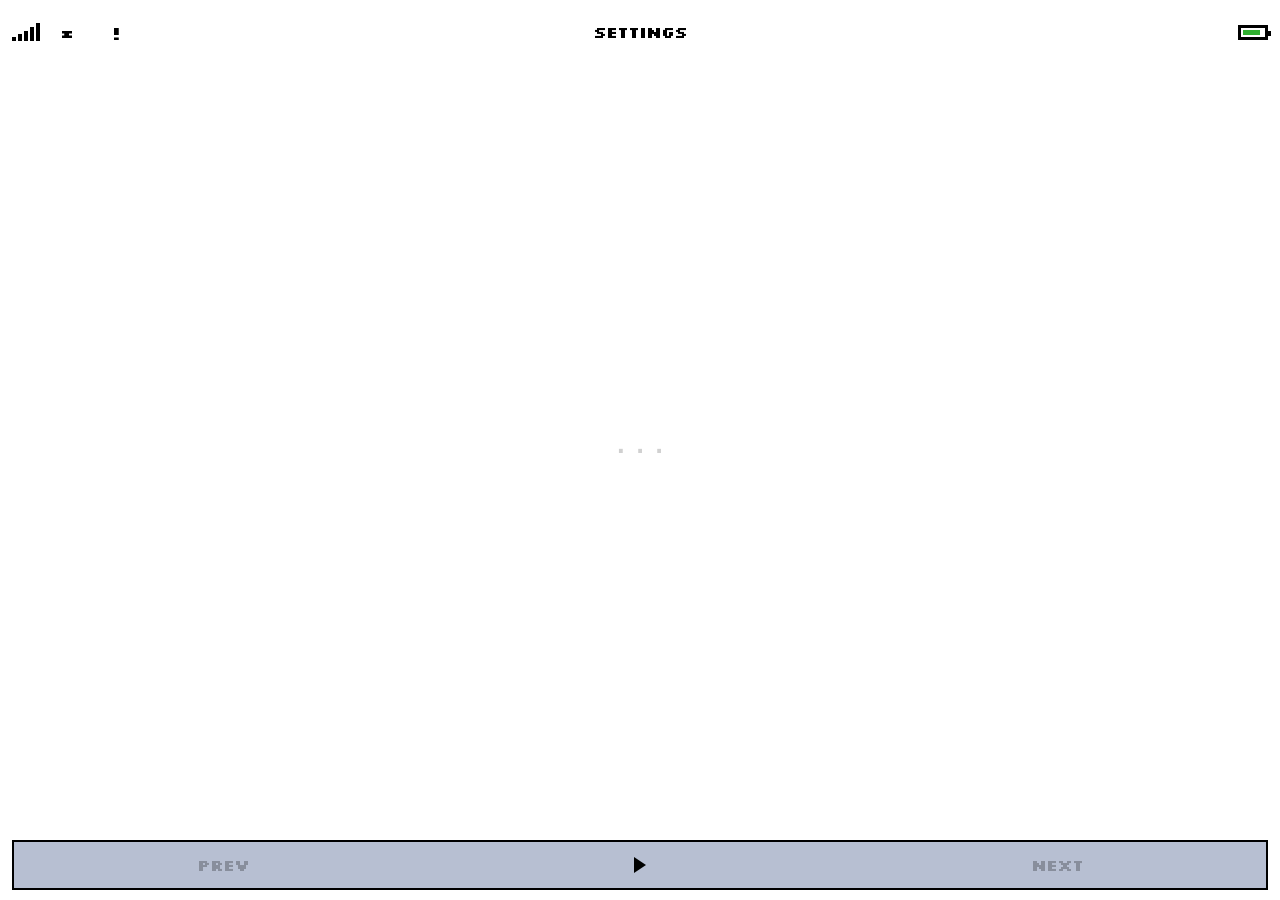
<file: builds/2.15/index.html>
<!doctype html>
<html lang="en" data-theme="light">
<head>
  <meta charset="utf-8">
  <meta name="viewport" content="width=device-width,initial-scale=1,viewport-fit=cover,user-scalable=no">
  <meta name="referrer" content="no-referrer">
  <meta http-equiv="Content-Security-Policy" content="default-src 'none'; connect-src 'self' https://*.supabase.co; img-src https://web.archive.org; style-src 'self'; font-src 'self'; script-src 'self'; object-src 'none'; frame-src 'none'; worker-src 'none'; base-uri 'none'; form-action 'none'">
  <title>Shuffler — Build 2.15</title>
  <link rel="stylesheet" href="./styles.css?v=2.15">
</head>
<body>
  <main id="app">
    <header id="statusbar" aria-label="Status and settings">
      <div class="status-actions">
        <div id="signal" class="pixel-icon signal" aria-label="Signal">
          <span></span><span></span><span></span><span></span><span></span>
        </div>
        <button id="omitImage" class="status-action" type="button" aria-label="Omit this image" title="Omit this image" disabled>×</button>
        <button id="flagNsfw" class="status-action" type="button" aria-label="Flag this image as NSFW" title="Flag as NSFW" disabled>!</button>
      </div>

      <button id="openControls" class="status-settings" type="button">Settings</button>

      <div id="battery" class="pixel-icon battery" aria-label="Battery">
        <span class="battery-fill"></span>
      </div>
    </header>

    <section id="frame" aria-label="Image viewer">
      <div id="imageStage">
        <img id="image" alt="" referrerpolicy="no-referrer">
        <div id="imageSource" aria-live="polite"></div>
      </div>

      <div id="loader" aria-label="Loading image" aria-live="polite">
        <span>.</span><span>.</span><span>.</span>
      </div>

      <div id="message" aria-live="polite"></div>

    </section>

    <nav id="nav" aria-label="Image navigation">
      <button id="back" class="softkey" type="button" disabled>Prev</button>

      <button id="play" class="play-softkey" type="button" aria-label="Play auto-play">
        <span class="play-glyph" aria-hidden="true"></span>
      </button>

      <button id="next" class="softkey" type="button">Next</button>
    </nav>
  </main>

  <div id="overlay">
    <section id="panel" role="dialog" aria-modal="true" aria-label="Controls">
      <div id="settingsHome">
      <div class="section row release-info">
        <span>Build 2.15</span>
        <a href="../../releases.html">All releases</a>
      </div>
      <div class="section">
        <h3>Display</h3>
        <div class="row">
          <span>Theme</span>
          <button id="themeToggle" class="smallbtn" type="button">Switch to Dark Mode</button>
        </div>
        <div class="row">
          <span>Auto-play</span>
          <select id="autoplaySeconds" aria-label="Auto-play interval">
            <option value="5">5 sec</option>
            <option value="8" selected>8 sec</option>
            <option value="10">10 sec</option>
            <option value="15">15 sec</option>
            <option value="20">20 sec</option>
            <option value="30">30 sec</option>
          </select>
        </div>
      </div>

      <div class="section">
        <h3>Era</h3>
        <select id="eraSelect" class="fullwidth" aria-label="Era">
          <option value="all" data-from="1994" data-to="2008" selected>All years</option>
          <option value="early" data-from="1994" data-to="1999">Early web</option>
          <option value="dotcom" data-from="2000" data-to="2003">Dot-com boom</option>
          <option value="mid" data-from="2004" data-to="2006">Mid-2000s</option>
          <option value="late" data-from="2007" data-to="2008">Web 2.0</option>
        </select>
        <div id="years" class="rangevalue">1994 – 2008</div>
        <div class="muted">Selecting Africa switches to Africa-only mode, with years up to 2016.</div>
      </div>

      <div class="section">
        <h3>Regions</h3>
        <div class="checkgrid">
          <label class="checkitem"><input id="region-north-america" type="checkbox" checked>North America</label><label class="checkitem"><input id="region-latin-america-caribbean" type="checkbox" checked>Latin America / Caribbean</label><label class="checkitem"><input id="region-africa" type="checkbox">Africa</label><label class="checkitem"><input id="region-south-asia" type="checkbox" checked>South Asia</label><label class="checkitem"><input id="region-east-asia" type="checkbox" checked>East Asia</label><label class="checkitem"><input id="region-mena" type="checkbox" checked>Middle East / North Africa</label><label class="checkitem"><input id="region-europe" type="checkbox" checked>Europe</label><label class="checkitem"><input id="region-global" type="checkbox" checked>Global / Unknown</label>
        </div>
      </div>

      <details id="sourcesSection" class="section sources-section">
        <summary><h3>Sources <span id="sourceTotal" class="filter-count"></span></h3></summary>
        <div class="muted">Toggle individual sources. Counts show catalog images; new sources start enabled. The social-media filter above can also exclude some sources. Changes save with Apply.</div>
        <div id="sourceGrid" class="checkgrid source-grid"></div>
      </details>

      <div class="section">
        <h3>Image Types</h3>
        <label class="checkitem"><input id="filter-nsfw" type="checkbox" checked>Hide NSFW</label>
        <div class="muted">Filters manually flagged images and likely explicit content based on image addresses.</div>
        <label class="checkitem"><input id="filter-social-media" type="checkbox" checked>Social media posts</label>
        <div class="muted">Includes BlackPlanet and other social-network sites. Turn off to exclude images from these sources.</div>
        <div class="checkgrid">
          <label class="checkitem"><input id="filter-people" type="checkbox" checked>People / everyday life <span id="count-people" class="filter-count"></span></label><label class="checkitem"><input id="filter-signs" type="checkbox" checked>Signs / graphics / advertising <span id="count-signs" class="filter-count"></span></label><label class="checkitem"><input id="filter-fashion" type="checkbox" checked>Fashion / clothing <span id="count-fashion" class="filter-count"></span></label><label class="checkitem"><input id="filter-vehicles" type="checkbox" checked>Vehicles / transportation <span id="count-vehicles" class="filter-count"></span></label><label class="checkitem"><input id="filter-interiors" type="checkbox" checked>Interiors / domestic life <span id="count-interiors" class="filter-count"></span></label><label class="checkitem"><input id="filter-objects" type="checkbox" checked>Objects / products / packaging <span id="count-objects" class="filter-count"></span></label><label class="checkitem"><input id="filter-religion" type="checkbox" checked>Religion / ritual <span id="count-religion" class="filter-count"></span></label><label class="checkitem"><input id="filter-animals" type="checkbox" checked>Animals / pets <span id="count-animals" class="filter-count"></span></label><label class="checkitem"><input id="filter-architecture" type="checkbox" >Architecture / buildings <span id="count-architecture" class="filter-count"></span></label><label class="checkitem"><input id="filter-landscape" type="checkbox" >Nature / landscape <span id="count-landscape" class="filter-count"></span></label><label class="checkitem"><input id="filter-flowers" type="checkbox" >Plants / flowers <span id="count-flowers" class="filter-count"></span></label>
        </div>
        <div class="muted">Counts show tagged images in the selected regions and years. Images without subject tags may not appear under these filters.</div>
      </div>

      <div class="section">
        <h3>Moderation</h3>
        <div id="moderationSummary" class="muted"></div>
        <div id="sharedModerationAuth" class="shared-auth" hidden>
          <p id="sharedModerationStatus" class="muted" aria-live="polite"></p>
          <form id="sharedSignInForm">
            <label for="sharedEmail">Moderator email</label>
            <input id="sharedEmail" type="email" autocomplete="username" required>
            <label for="sharedPassword">Password</label>
            <input id="sharedPassword" type="password" autocomplete="current-password" required>
            <button id="sharedSignIn" class="smallbtn" type="submit">Sign in to moderate</button>
          </form>
          <button id="sharedSignOut" class="smallbtn" type="button" hidden>Sign out</button>
          <button id="importLocalModeration" class="smallbtn" type="button" hidden>Import this device’s saved decisions</button>
        </div>
        <button id="manageModeration" class="smallbtn" type="button">Manage saved decisions</button>
        <button id="clearModeration" class="smallbtn" type="button">Clear all saved decisions</button>
      </div>

      </div>
      <section id="moderationScreen" aria-label="Saved moderation decisions" hidden>
        <div class="row moderation-header">
          <button id="backToSettings" class="smallbtn" type="button">← Settings</button>
          <strong>Saved decisions</strong>
        </div>
        <div class="moderation-tabs" role="tablist" aria-label="Decision type">
          <button id="showOmitted" class="smallbtn active" type="button" role="tab" aria-selected="true">Omitted</button>
          <button id="showNsfw" class="smallbtn" type="button" role="tab" aria-selected="false">NSFW</button>
        </div>
        <div id="moderationGrid" class="moderation-grid"></div>
      </section>

      <div id="panelbuttons">
        <button id="closeControls" type="button">Close</button>
        <button id="applyControls" type="button">Apply</button>
      </div>
    </section>
  </div>

  <script src="./shared-moderation.js?v=2.15"></script>
  <script src="./app.js?v=2.15"></script>
</body>
</html>
</file>
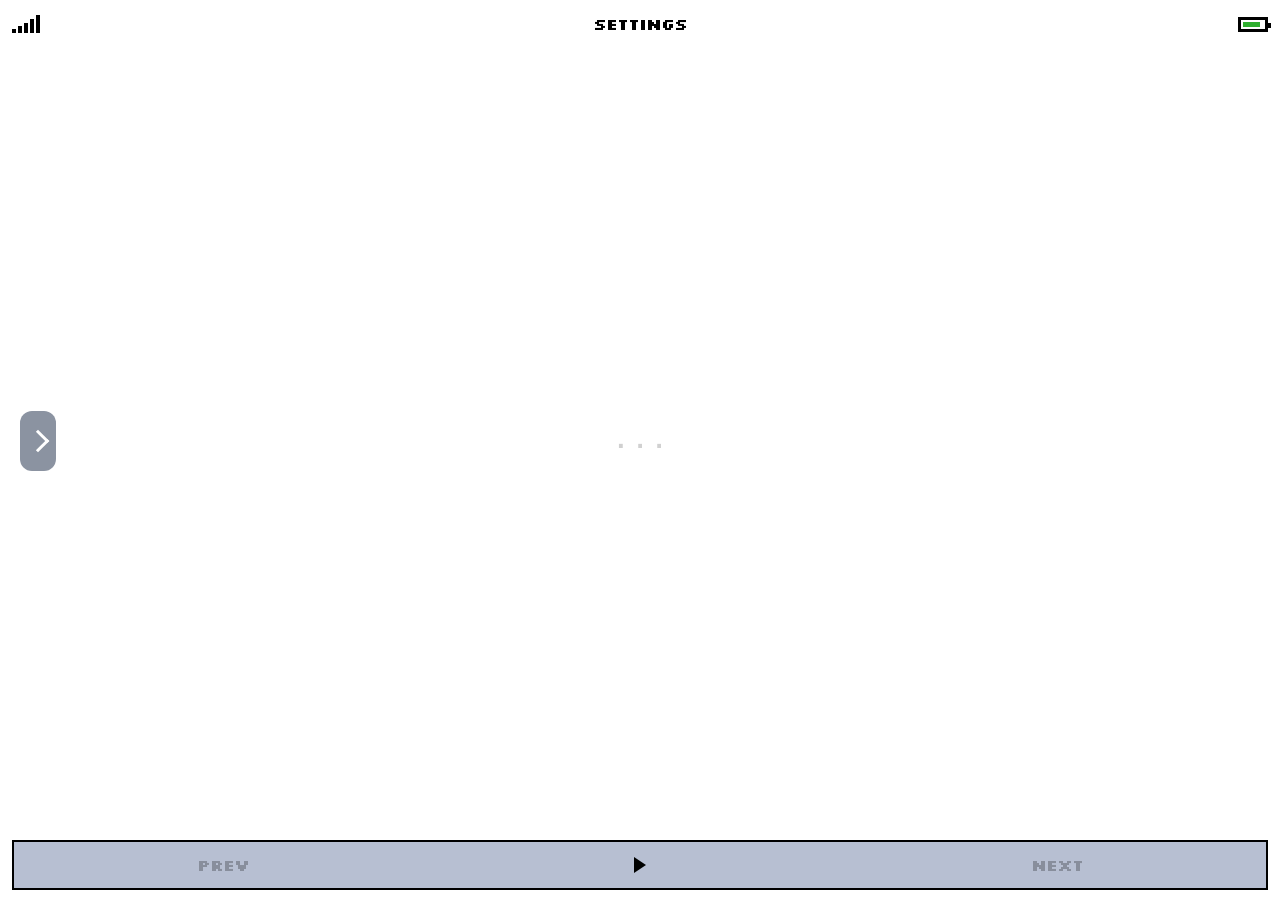
<file: builds/2.8/index.html>
<!doctype html>
<html lang="en" data-theme="light">
<head>
  <meta charset="utf-8">
  <meta name="viewport" content="width=device-width,initial-scale=1,viewport-fit=cover,user-scalable=no">
  <meta name="referrer" content="no-referrer">
  <meta http-equiv="Content-Security-Policy" content="default-src 'none'; connect-src 'self'; img-src https://web.archive.org; style-src 'self'; font-src 'self'; script-src 'self'; object-src 'none'; frame-src 'none'; worker-src 'none'; base-uri 'none'; form-action 'none'">
  <title>Shuffler — Test Build 2.8</title>
  <link rel="stylesheet" href="./styles.css?v=2.8-test">
</head>
<body>
  <main id="app">
    <header id="statusbar" aria-label="Status and settings">
      <div id="signal" class="pixel-icon signal" aria-label="Signal">
        <span></span><span></span><span></span><span></span><span></span>
      </div>

      <button id="openControls" class="status-settings" type="button">Settings</button>

      <div id="battery" class="pixel-icon battery" aria-label="Battery">
        <span class="battery-fill"></span>
      </div>
    </header>

    <section id="frame" aria-label="Image viewer">
      <img id="image" alt="" referrerpolicy="no-referrer">

      <div id="loader" aria-label="Loading image" aria-live="polite">
        <span>.</span><span>.</span><span>.</span>
      </div>

      <div id="message" aria-live="polite"></div>

      <button id="edgeNext" type="button" aria-label="Next image">
        <span class="chevron" aria-hidden="true"></span>
      </button>
    </section>

    <nav id="nav" aria-label="Image navigation">
      <button id="back" class="softkey" type="button" disabled>Prev</button>

      <button id="play" class="play-softkey" type="button" aria-label="Play auto-play">
        <span class="play-glyph" aria-hidden="true"></span>
      </button>

      <button id="next" class="softkey" type="button">Next</button>
    </nav>
  </main>

  <div id="overlay">
    <section id="panel" role="dialog" aria-modal="true" aria-label="Controls">
      <div class="section">
        <h3>Display</h3>
        <div class="row">
          <span>Theme</span>
          <button id="themeToggle" class="smallbtn" type="button">Switch to Dark Mode</button>
        </div>
        <div class="row">
          <span>Auto-play</span>
          <select id="autoplaySeconds" aria-label="Auto-play interval">
            <option value="5">5 sec</option>
            <option value="8" selected>8 sec</option>
            <option value="10">10 sec</option>
            <option value="15">15 sec</option>
            <option value="20">20 sec</option>
            <option value="30">30 sec</option>
          </select>
        </div>
      </div>

      <div class="section">
        <h3>Era</h3>
        <select id="eraSelect" class="fullwidth" aria-label="Era">
          <option value="all" data-from="1994" data-to="2008" selected>All years</option>
          <option value="early" data-from="1994" data-to="1999">Early web</option>
          <option value="dotcom" data-from="2000" data-to="2003">Dot-com boom</option>
          <option value="mid" data-from="2004" data-to="2006">Mid-2000s</option>
          <option value="late" data-from="2007" data-to="2008">Web 2.0</option>
        </select>
        <div id="years" class="rangevalue">1994 – 2008</div>
        <div class="muted">Selecting Africa switches to Africa-only mode, with years up to 2016.</div>
      </div>

      <div class="section">
        <h3>Regions</h3>
        <div class="checkgrid">
          <label class="checkitem"><input id="region-north-america" type="checkbox" checked>North America</label><label class="checkitem"><input id="region-latin-america-caribbean" type="checkbox" checked>Latin America / Caribbean</label><label class="checkitem"><input id="region-africa" type="checkbox">Africa</label><label class="checkitem"><input id="region-south-asia" type="checkbox" checked>South Asia</label><label class="checkitem"><input id="region-east-asia" type="checkbox" checked>East Asia</label><label class="checkitem"><input id="region-mena" type="checkbox" checked>Middle East / North Africa</label><label class="checkitem"><input id="region-europe" type="checkbox" checked>Europe</label><label class="checkitem"><input id="region-global" type="checkbox" checked>Global / Unknown</label>
        </div>
      </div>

      <div class="section">
        <h3>Image Types</h3>
        <label class="checkitem"><input id="filter-social-media" type="checkbox" checked>Social media posts</label>
        <div class="muted">Includes BlackPlanet and other social-network sites. Turn off to exclude images from these sources.</div>
        <div class="checkgrid">
          <label class="checkitem"><input id="filter-people" type="checkbox" checked>People / everyday life</label><label class="checkitem"><input id="filter-signs" type="checkbox" checked>Signs / graphics / advertising</label><label class="checkitem"><input id="filter-fashion" type="checkbox" checked>Fashion / clothing</label><label class="checkitem"><input id="filter-vehicles" type="checkbox" checked>Vehicles / transportation</label><label class="checkitem"><input id="filter-interiors" type="checkbox" checked>Interiors / domestic life</label><label class="checkitem"><input id="filter-objects" type="checkbox" checked>Objects / products / packaging</label><label class="checkitem"><input id="filter-religion" type="checkbox" checked>Religion / ritual</label><label class="checkitem"><input id="filter-animals" type="checkbox" checked>Animals / pets</label><label class="checkitem"><input id="filter-architecture" type="checkbox" >Architecture / buildings</label><label class="checkitem"><input id="filter-landscape" type="checkbox" >Nature / landscape</label><label class="checkitem"><input id="filter-flowers" type="checkbox" >Plants / flowers</label>
        </div>
      </div>

      <div id="panelbuttons">
        <button id="closeControls" type="button">Close</button>
        <button id="applyControls" type="button">Apply</button>
      </div>
    </section>
  </div>

  <script src="./app.js?v=2.8-test"></script>
</body>
</html>
</file>
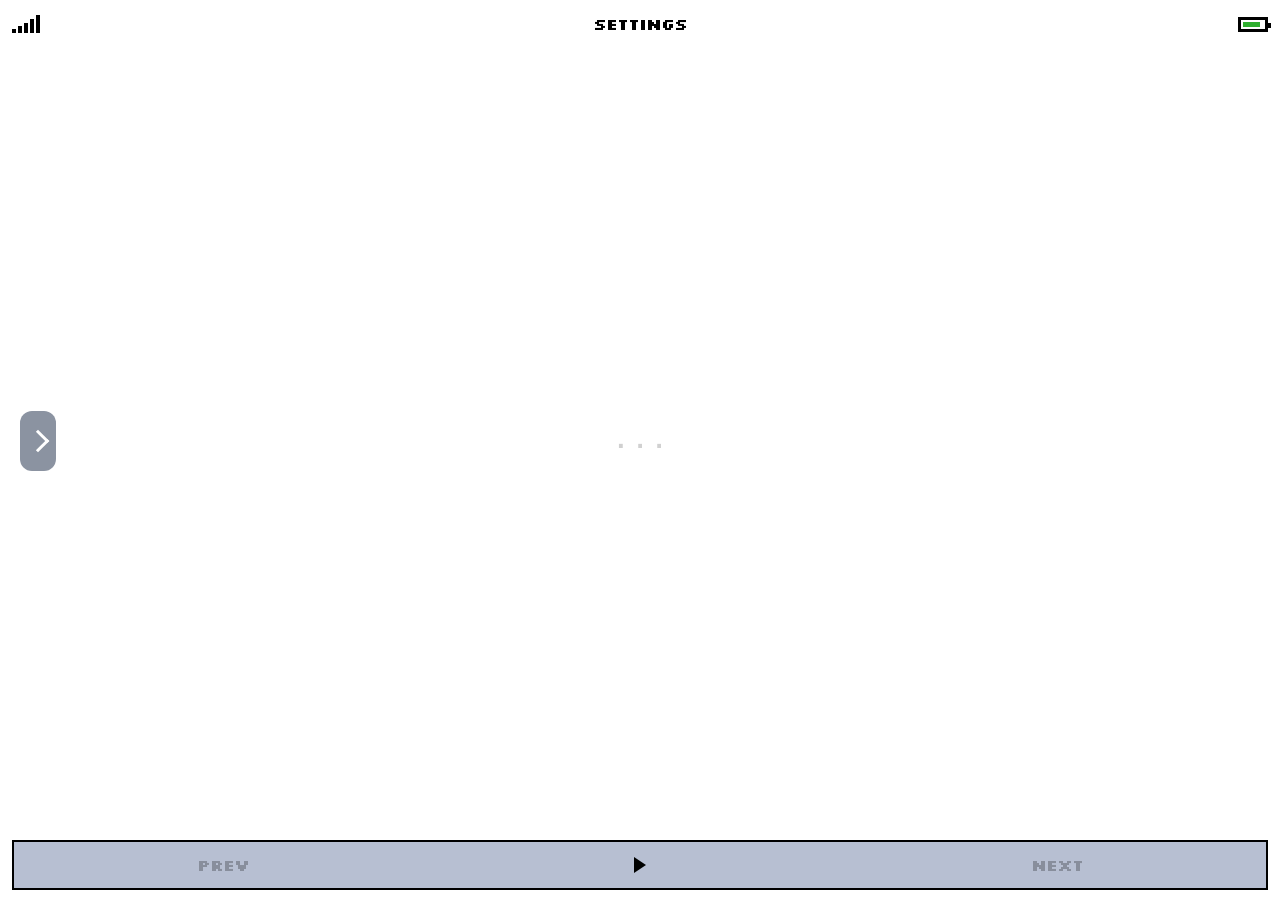
<file: builds/2.9/index.html>
<!doctype html>
<html lang="en" data-theme="light">
<head>
  <meta charset="utf-8">
  <meta name="viewport" content="width=device-width,initial-scale=1,viewport-fit=cover,user-scalable=no">
  <meta name="referrer" content="no-referrer">
  <meta http-equiv="Content-Security-Policy" content="default-src 'none'; connect-src 'self'; img-src https://web.archive.org; style-src 'self'; font-src 'self'; script-src 'self'; object-src 'none'; frame-src 'none'; worker-src 'none'; base-uri 'none'; form-action 'none'">
  <title>Shuffler — Build 2.9</title>
  <link rel="stylesheet" href="./styles.css?v=2.9">
</head>
<body>
  <main id="app">
    <header id="statusbar" aria-label="Status and settings">
      <div id="signal" class="pixel-icon signal" aria-label="Signal">
        <span></span><span></span><span></span><span></span><span></span>
      </div>

      <button id="openControls" class="status-settings" type="button">Settings</button>

      <div id="battery" class="pixel-icon battery" aria-label="Battery">
        <span class="battery-fill"></span>
      </div>
    </header>

    <section id="frame" aria-label="Image viewer">
      <img id="image" alt="" referrerpolicy="no-referrer">

      <div id="loader" aria-label="Loading image" aria-live="polite">
        <span>.</span><span>.</span><span>.</span>
      </div>

      <div id="message" aria-live="polite"></div>

      <button id="edgeNext" type="button" aria-label="Next image">
        <span class="chevron" aria-hidden="true"></span>
      </button>
    </section>

    <nav id="nav" aria-label="Image navigation">
      <button id="back" class="softkey" type="button" disabled>Prev</button>

      <button id="play" class="play-softkey" type="button" aria-label="Play auto-play">
        <span class="play-glyph" aria-hidden="true"></span>
      </button>

      <button id="next" class="softkey" type="button">Next</button>
    </nav>
  </main>

  <div id="overlay">
    <section id="panel" role="dialog" aria-modal="true" aria-label="Controls">
      <div class="section row release-info">
        <span>Build 2.9</span>
        <a href="../../releases.html">All releases</a>
      </div>
      <div class="section">
        <h3>Display</h3>
        <div class="row">
          <span>Theme</span>
          <button id="themeToggle" class="smallbtn" type="button">Switch to Dark Mode</button>
        </div>
        <div class="row">
          <span>Auto-play</span>
          <select id="autoplaySeconds" aria-label="Auto-play interval">
            <option value="5">5 sec</option>
            <option value="8" selected>8 sec</option>
            <option value="10">10 sec</option>
            <option value="15">15 sec</option>
            <option value="20">20 sec</option>
            <option value="30">30 sec</option>
          </select>
        </div>
      </div>

      <div class="section">
        <h3>Era</h3>
        <select id="eraSelect" class="fullwidth" aria-label="Era">
          <option value="all" data-from="1994" data-to="2008" selected>All years</option>
          <option value="early" data-from="1994" data-to="1999">Early web</option>
          <option value="dotcom" data-from="2000" data-to="2003">Dot-com boom</option>
          <option value="mid" data-from="2004" data-to="2006">Mid-2000s</option>
          <option value="late" data-from="2007" data-to="2008">Web 2.0</option>
        </select>
        <div id="years" class="rangevalue">1994 – 2008</div>
        <div class="muted">Selecting Africa switches to Africa-only mode, with years up to 2016.</div>
      </div>

      <div class="section">
        <h3>Regions</h3>
        <div class="checkgrid">
          <label class="checkitem"><input id="region-north-america" type="checkbox" checked>North America</label><label class="checkitem"><input id="region-latin-america-caribbean" type="checkbox" checked>Latin America / Caribbean</label><label class="checkitem"><input id="region-africa" type="checkbox">Africa</label><label class="checkitem"><input id="region-south-asia" type="checkbox" checked>South Asia</label><label class="checkitem"><input id="region-east-asia" type="checkbox" checked>East Asia</label><label class="checkitem"><input id="region-mena" type="checkbox" checked>Middle East / North Africa</label><label class="checkitem"><input id="region-europe" type="checkbox" checked>Europe</label><label class="checkitem"><input id="region-global" type="checkbox" checked>Global / Unknown</label>
        </div>
      </div>

      <div class="section">
        <h3>Image Types</h3>
        <label class="checkitem"><input id="filter-social-media" type="checkbox" checked>Social media posts</label>
        <div class="muted">Includes BlackPlanet and other social-network sites. Turn off to exclude images from these sources.</div>
        <div class="checkgrid">
          <label class="checkitem"><input id="filter-people" type="checkbox" checked>People / everyday life</label><label class="checkitem"><input id="filter-signs" type="checkbox" checked>Signs / graphics / advertising</label><label class="checkitem"><input id="filter-fashion" type="checkbox" checked>Fashion / clothing</label><label class="checkitem"><input id="filter-vehicles" type="checkbox" checked>Vehicles / transportation</label><label class="checkitem"><input id="filter-interiors" type="checkbox" checked>Interiors / domestic life</label><label class="checkitem"><input id="filter-objects" type="checkbox" checked>Objects / products / packaging</label><label class="checkitem"><input id="filter-religion" type="checkbox" checked>Religion / ritual</label><label class="checkitem"><input id="filter-animals" type="checkbox" checked>Animals / pets</label><label class="checkitem"><input id="filter-architecture" type="checkbox" >Architecture / buildings</label><label class="checkitem"><input id="filter-landscape" type="checkbox" >Nature / landscape</label><label class="checkitem"><input id="filter-flowers" type="checkbox" >Plants / flowers</label>
        </div>
      </div>

      <div id="panelbuttons">
        <button id="closeControls" type="button">Close</button>
        <button id="applyControls" type="button">Apply</button>
      </div>
    </section>
  </div>

  <script src="./app.js?v=2.9"></script>
</body>
</html>
</file>
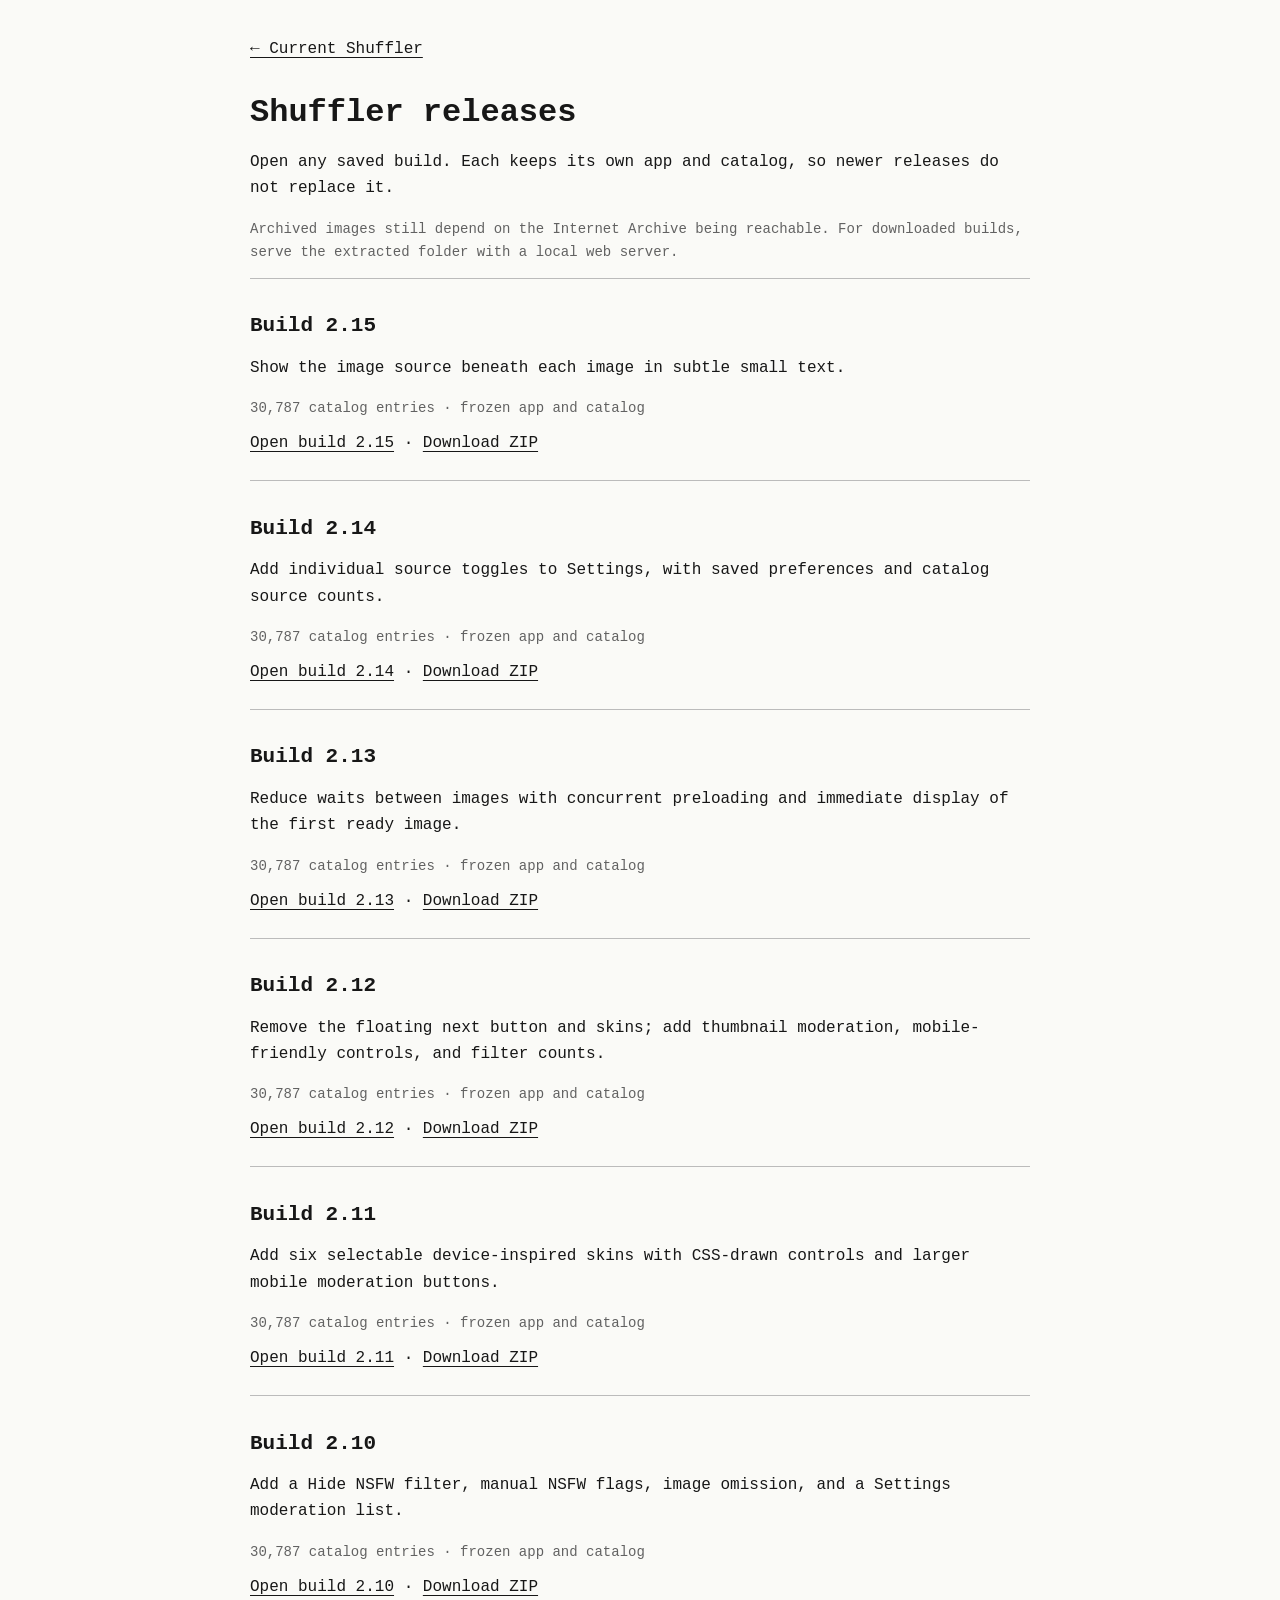
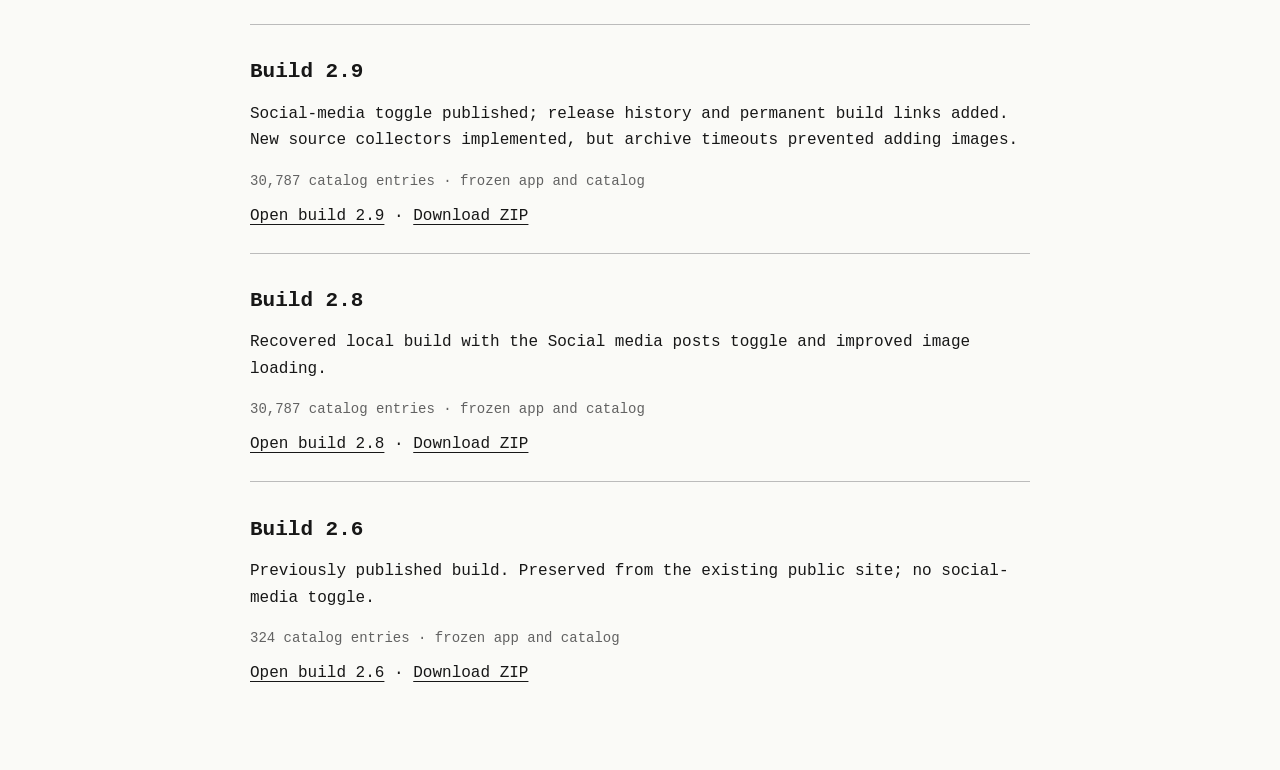
<file: releases.html>
<!doctype html><html lang="en"><head><meta charset="utf-8"><meta name="viewport" content="width=device-width,initial-scale=1"><title>Shuffler releases</title><link rel="stylesheet" href="./releases.css"></head><body><main><a href="./">← Current Shuffler</a><h1>Shuffler releases</h1><p>Open any saved build. Each keeps its own app and catalog, so newer releases do not replace it.</p><p class="muted">Archived images still depend on the Internet Archive being reachable. For downloaded builds, serve the extracted folder with a local web server.</p><article><h2>Build 2.15</h2><p>Show the image source beneath each image in subtle small text.</p><p class="muted">30,787 catalog entries · frozen app and catalog</p><a href="./builds/2.15/">Open build 2.15</a> · <a href="./downloads/SHUFFLER-2.15.zip" download>Download ZIP</a></article>
<article><h2>Build 2.14</h2><p>Add individual source toggles to Settings, with saved preferences and catalog source counts.</p><p class="muted">30,787 catalog entries · frozen app and catalog</p><a href="./builds/2.14/">Open build 2.14</a> · <a href="./downloads/SHUFFLER-2.14.zip" download>Download ZIP</a></article>
<article><h2>Build 2.13</h2><p>Reduce waits between images with concurrent preloading and immediate display of the first ready image.</p><p class="muted">30,787 catalog entries · frozen app and catalog</p><a href="./builds/2.13/">Open build 2.13</a> · <a href="./downloads/SHUFFLER-2.13.zip" download>Download ZIP</a></article>
<article><h2>Build 2.12</h2><p>Remove the floating next button and skins; add thumbnail moderation, mobile-friendly controls, and filter counts.</p><p class="muted">30,787 catalog entries · frozen app and catalog</p><a href="./builds/2.12/">Open build 2.12</a> · <a href="./downloads/SHUFFLER-2.12.zip" download>Download ZIP</a></article>
<article><h2>Build 2.11</h2><p>Add six selectable device-inspired skins with CSS-drawn controls and larger mobile moderation buttons.</p><p class="muted">30,787 catalog entries · frozen app and catalog</p><a href="./builds/2.11/">Open build 2.11</a> · <a href="./downloads/SHUFFLER-2.11.zip" download>Download ZIP</a></article>
<article><h2>Build 2.10</h2><p>Add a Hide NSFW filter, manual NSFW flags, image omission, and a Settings moderation list.</p><p class="muted">30,787 catalog entries · frozen app and catalog</p><a href="./builds/2.10/">Open build 2.10</a> · <a href="./downloads/SHUFFLER-2.10.zip" download>Download ZIP</a></article>
<article><h2>Build 2.9</h2><p>Social-media toggle published; release history and permanent build links added. New source collectors implemented, but archive timeouts prevented adding images.</p><p class="muted">30,787 catalog entries · frozen app and catalog</p><a href="./builds/2.9/">Open build 2.9</a> · <a href="./downloads/SHUFFLER-2.9.zip" download>Download ZIP</a></article>
<article><h2>Build 2.8</h2><p>Recovered local build with the Social media posts toggle and improved image loading.</p><p class="muted">30,787 catalog entries · frozen app and catalog</p><a href="./builds/2.8/">Open build 2.8</a> · <a href="./downloads/SHUFFLER-2.8.zip" download>Download ZIP</a></article>
<article><h2>Build 2.6</h2><p>Previously published build. Preserved from the existing public site; no social-media toggle.</p><p class="muted">324 catalog entries · frozen app and catalog</p><a href="./builds/2.6/">Open build 2.6</a> · <a href="./downloads/SHUFFLER-2.6.zip" download>Download ZIP</a></article></main></body></html>
</file>
<file: styles.css>
@font-face{
  font-family:"Pixel";
  src:url("./pixel.woff2") format("woff2");
  font-weight:400;
  font-style:normal;
  font-display:swap;
}

@font-face{
  font-family:"Pixel";
  src:url("./pixel-bold.woff2") format("woff2");
  font-weight:700;
  font-style:normal;
  font-display:swap;
}

*{box-sizing:border-box}

:root{
  --bg:#ffffff;
  --fg:#000000;
  --muted:#666666;
  --panel:#ffffff;
  --panel-border:#000000;
  --scrim:rgba(0,0,0,.12);
}

html[data-theme="dark"]{
  --bg:#0a0a0a;
  --fg:#f5f5f5;
  --muted:#a9a9a9;
  --panel:#111111;
  --panel-border:#f5f5f5;
  --scrim:rgba(0,0,0,.42);
}

html,body{
  margin:0;
  width:100%;
  height:100%;
  overflow:hidden;
  background:var(--bg);
  color:var(--fg);
  font-family:Monaco,"Courier New",monospace;
}

button,input,select,label{font:inherit}
button{color:inherit}

#app{
  position:relative;
  width:100%;
  height:100svh;
  background:var(--bg);
}

#statusbar{
  position:absolute;
  z-index:5;
  top:max(10px,env(safe-area-inset-top));
  left:max(12px,env(safe-area-inset-left));
  right:max(12px,env(safe-area-inset-right));
  height:28px;
  display:grid;
  grid-template-columns:1fr auto 1fr;
  align-items:center;
  color:var(--fg);
  pointer-events:none;
  transition:opacity .18s linear;
}

.pixel-icon{image-rendering:pixelated}

.signal{
  justify-self:start;
  width:28px;
  height:18px;
  display:flex;
  align-items:flex-end;
  gap:2px;
}

.signal span{
  display:block;
  width:4px;
  background:currentColor;
}
.signal span:nth-child(1){height:4px}
.signal span:nth-child(2){height:7px}
.signal span:nth-child(3){height:10px}
.signal span:nth-child(4){height:14px}
.signal span:nth-child(5){height:18px}

.status-settings{
  pointer-events:auto;
  appearance:none;
  border:0;
  padding:2px 7px 3px;
  margin:0;
  background:transparent;
  color:var(--fg);
  font-family:"Pixel";
  font-size:16px;
  line-height:1;
  font-weight:700;
  letter-spacing:-1px;
  border-radius:0;
  box-shadow:none;
  cursor:pointer;
}

.status-settings:active{transform:translate(1px,1px)}

.battery{
  justify-self:end;
  position:relative;
  width:30px;
  height:15px;
  border:3px solid currentColor;
}

.battery::after{
  content:"";
  position:absolute;
  right:-6px;
  top:3px;
  width:3px;
  height:5px;
  background:currentColor;
}

.battery-fill{
  position:absolute;
  top:2px;
  bottom:2px;
  left:2px;
  width:17px;
  background:#2faf2f;
}

#frame{
  position:absolute;
  top:max(48px,calc(env(safe-area-inset-top) + 42px));
  bottom:max(66px,calc(env(safe-area-inset-bottom) + 60px));
  left:max(12px,env(safe-area-inset-left));
  right:max(12px,env(safe-area-inset-right));
  display:flex;
  align-items:center;
  justify-content:center;
  overflow:hidden;
  background:var(--bg);
}

#image{
  display:none;
  width:auto;
  height:auto;
  max-width:100%;
  max-height:100%;
  object-fit:contain;
}

#loader{
  display:flex;
  align-items:center;
  justify-content:center;
  gap:3px;
  min-height:52px;
  color:var(--fg);
  font-size:27px;
  font-weight:700;
  letter-spacing:0;
  line-height:1;
}

#loader span{
  opacity:.18;
  animation:dotPulse 1.05s steps(1,end) infinite;
}
#loader span:nth-child(2){animation-delay:.18s}
#loader span:nth-child(3){animation-delay:.36s}

@keyframes dotPulse{
  0%,24%{opacity:.18}
  25%,52%{opacity:1}
  53%,100%{opacity:.18}
}

#message{
  display:none;
  max-width:30rem;
  padding:18px;
  text-align:center;
  font-size:13px;
  line-height:1.4;
}

/* Option 1: segmented retro bottom bar */
#nav{
  position:absolute;
  z-index:5;
  left:max(12px,env(safe-area-inset-left));
  right:max(12px,env(safe-area-inset-right));
  bottom:max(10px,env(safe-area-inset-bottom));
  height:50px;
  display:grid;
  grid-template-columns:1fr 1fr 1fr;
  align-items:stretch;
  background:#b7bfd2;
  border:2px solid var(--fg);
  transition:opacity .18s linear;
}

#nav button{
  appearance:none;
  border:0;
  background:transparent;
  color:var(--fg);
  font-family:"Pixel";
  box-shadow:none;
  border-radius:0;
  min-width:44px;
  min-height:40px;
  padding:0 10px;
  cursor:pointer;
  width:100%;
  height:100%;
}

#back,
#play{
  border-right:2px solid var(--fg);
}

#nav button:active{
  transform:translate(1px,1px);
}

#nav button:disabled{opacity:.25}

.softkey{
  font-size:16px;
  line-height:1;
  font-weight:700;
  letter-spacing:-1px;
}

.play-softkey{
  position:relative;
  display:flex;
  align-items:center;
  justify-content:center;
}

.play-glyph{
  display:block;
  width:0;
  height:0;
  border-top:8px solid transparent;
  border-bottom:8px solid transparent;
  border-left:12px solid currentColor;
}

#play.is-playing .play-glyph{
  width:13px;
  height:16px;
  border:0;
  background:
    linear-gradient(to right,
      currentColor 0 4px,
      transparent 4px 9px,
      currentColor 9px 13px);
}

html[data-theme="dark"] #nav{background:#4a5265}
html[data-theme="dark"] #nav button{color:#f2f2f2}

#edgeNext{
  position:absolute;
  left:8px;
  top:50%;
  transform:translateY(-50%);
  z-index:6;
  width:36px;
  height:60px;
  display:flex;
  align-items:center;
  justify-content:center;
  padding:0;
  background:#8b93a1;
  border:0;
  border-radius:12px;
  cursor:pointer;
  font-family:"Pixel";
  font-weight:700;
  transition:opacity .18s linear;
}

#edgeNext .chevron{
  display:block;
  width:16px;
  height:16px;
  border-top:3px solid #fff;
  border-right:3px solid #fff;
  transform:rotate(45deg);
}

body.autoplay-running #statusbar,
body.autoplay-running #nav,
body.autoplay-running #edgeNext{
  opacity:0;
  pointer-events:none;
}

body.autoplay-running #frame{cursor:pointer}

#overlay{
  position:fixed;
  inset:0;
  display:none;
  z-index:20;
  background:var(--scrim);
}
#overlay.open{display:block}

#panel{
  position:absolute;
  left:50%;
  top:max(16px,env(safe-area-inset-top));
  transform:translateX(-50%);
  width:min(94vw,500px);
  max-height:calc(100svh - 32px - env(safe-area-inset-top) - env(safe-area-inset-bottom));
  overflow:auto;
  padding:18px;
  background:var(--panel);
  color:var(--fg);
  border:2px solid var(--panel-border);
  box-shadow:4px 4px 0 var(--fg);
}

#panel::before{
  content:"Settings";
  display:block;
  margin:-18px -18px 16px;
  padding:7px 10px 8px;
  border-bottom:2px solid var(--panel-border);
  font-family:"Pixel";
  font-size:14px;
  font-weight:700;
  letter-spacing:-1px;
  text-align:center;
}

.section{margin:0 0 18px}
.section h3{
  margin:0 0 10px;
  font-size:12px;
  text-transform:uppercase;
  letter-spacing:0;
}

.row{
  display:flex;
  align-items:center;
  justify-content:space-between;
  gap:12px;
  margin:8px 0;
}

.rangevalue{
  text-align:center;
  font-size:16px;
  font-weight:700;
  margin-bottom:8px;
}

input[type=range]{
  width:100%;
  margin:10px 0;
  accent-color:#777;
}

.checkgrid{
  display:grid;
  grid-template-columns:1fr 1fr;
  gap:6px 14px;
}

.checkitem{
  display:flex;
  align-items:center;
  gap:9px;
  min-height:30px;
  font-size:12px;
}
.checkitem input{transform:scale(1.05)}

select,
.smallbtn,
#panelbuttons button{
  color:var(--fg);
  background:var(--panel);
  border:1px solid var(--panel-border);
  border-radius:0;
  box-shadow:none;
}

select{min-height:34px;padding:4px 8px}
.smallbtn{min-height:34px;padding:0 10px}

.muted{
  margin-top:8px;
  font-size:11px;
  line-height:1.4;
  color:var(--muted);
}

#panelbuttons{
  display:grid;
  grid-template-columns:1fr 1fr;
  gap:10px;
  margin-top:8px;
}

#panelbuttons button{
  min-height:40px;
  font-weight:700;
}

@media(max-width:460px){
  #statusbar{
    left:max(9px,env(safe-area-inset-left));
    right:max(9px,env(safe-area-inset-right));
  }

  #frame{
    left:max(8px,env(safe-area-inset-left));
    right:max(8px,env(safe-area-inset-right));
    bottom:max(60px,calc(env(safe-area-inset-bottom) + 54px));
  }

  #nav{
    left:max(11px,env(safe-area-inset-left));
    right:max(11px,env(safe-area-inset-right));
  }

  .status-settings,
  .softkey{
    font-size:15px;
  }

  .checkgrid{grid-template-columns:1fr}
}
</file>
<file: builds/2.10/styles.css>
@font-face{
  font-family:"Pixel";
  src:url("./pixel.woff2") format("woff2");
  font-weight:400;
  font-style:normal;
  font-display:swap;
}

@font-face{
  font-family:"Pixel";
  src:url("./pixel-bold.woff2") format("woff2");
  font-weight:700;
  font-style:normal;
  font-display:swap;
}

*{box-sizing:border-box}

:root{
  --bg:#ffffff;
  --fg:#000000;
  --muted:#666666;
  --panel:#ffffff;
  --panel-border:#000000;
  --scrim:rgba(0,0,0,.12);
}

html[data-theme="dark"]{
  --bg:#0a0a0a;
  --fg:#f5f5f5;
  --muted:#a9a9a9;
  --panel:#111111;
  --panel-border:#f5f5f5;
  --scrim:rgba(0,0,0,.42);
}

html,body{
  margin:0;
  width:100%;
  height:100%;
  overflow:hidden;
  background:var(--bg);
  color:var(--fg);
  font-family:Monaco,"Courier New",monospace;
}

button,input,select,label{font:inherit}
button{color:inherit}
.release-info a{color:inherit;text-underline-offset:3px}

#app{
  position:relative;
  width:100%;
  height:100svh;
  background:var(--bg);
}

#statusbar{
  position:absolute;
  z-index:5;
  top:max(10px,env(safe-area-inset-top));
  left:max(12px,env(safe-area-inset-left));
  right:max(12px,env(safe-area-inset-right));
  height:28px;
  display:grid;
  grid-template-columns:1fr auto 1fr;
  align-items:center;
  color:var(--fg);
  pointer-events:none;
  transition:opacity .18s linear;
}

.pixel-icon{image-rendering:pixelated}

.status-actions{
  justify-self:start;
  display:flex;
  align-items:center;
  gap:3px;
  pointer-events:auto;
}

.signal{
  width:28px;
  height:18px;
  display:flex;
  align-items:flex-end;
  gap:2px;
}

.status-action{
  appearance:none;
  width:26px;
  height:28px;
  padding:0;
  border:0;
  background:transparent;
  color:var(--fg);
  font-family:"Pixel";
  font-weight:700;
  font-size:19px;
  line-height:1;
  cursor:pointer;
  text-shadow:1px 1px 0 var(--bg);
}
.status-action:active{transform:translate(1px,1px)}
.status-action:disabled{opacity:.35;cursor:default}

.signal span{
  display:block;
  width:4px;
  background:currentColor;
}
.signal span:nth-child(1){height:4px}
.signal span:nth-child(2){height:7px}
.signal span:nth-child(3){height:10px}
.signal span:nth-child(4){height:14px}
.signal span:nth-child(5){height:18px}

.status-settings{
  pointer-events:auto;
  appearance:none;
  border:0;
  padding:2px 7px 3px;
  margin:0;
  background:transparent;
  color:var(--fg);
  font-family:"Pixel";
  font-size:16px;
  line-height:1;
  font-weight:700;
  letter-spacing:-1px;
  border-radius:0;
  box-shadow:none;
  cursor:pointer;
}

.status-settings:active{transform:translate(1px,1px)}

.battery{
  justify-self:end;
  position:relative;
  width:30px;
  height:15px;
  border:3px solid currentColor;
}

.battery::after{
  content:"";
  position:absolute;
  right:-6px;
  top:3px;
  width:3px;
  height:5px;
  background:currentColor;
}

.battery-fill{
  position:absolute;
  top:2px;
  bottom:2px;
  left:2px;
  width:17px;
  background:#2faf2f;
}

#frame{
  position:absolute;
  top:max(48px,calc(env(safe-area-inset-top) + 42px));
  bottom:max(66px,calc(env(safe-area-inset-bottom) + 60px));
  left:max(12px,env(safe-area-inset-left));
  right:max(12px,env(safe-area-inset-right));
  display:flex;
  align-items:center;
  justify-content:center;
  overflow:hidden;
  background:var(--bg);
}

#image{
  display:none;
  width:auto;
  height:auto;
  max-width:100%;
  max-height:100%;
  object-fit:contain;
}

#loader{
  display:flex;
  align-items:center;
  justify-content:center;
  gap:3px;
  min-height:52px;
  color:var(--fg);
  font-size:27px;
  font-weight:700;
  letter-spacing:0;
  line-height:1;
}

#loader span{
  opacity:.18;
  animation:dotPulse 1.05s steps(1,end) infinite;
}
#loader span:nth-child(2){animation-delay:.18s}
#loader span:nth-child(3){animation-delay:.36s}

@keyframes dotPulse{
  0%,24%{opacity:.18}
  25%,52%{opacity:1}
  53%,100%{opacity:.18}
}

#message{
  display:none;
  max-width:30rem;
  padding:18px;
  text-align:center;
  font-size:13px;
  line-height:1.4;
}

/* Option 1: segmented retro bottom bar */
#nav{
  position:absolute;
  z-index:5;
  left:max(12px,env(safe-area-inset-left));
  right:max(12px,env(safe-area-inset-right));
  bottom:max(10px,env(safe-area-inset-bottom));
  height:50px;
  display:grid;
  grid-template-columns:1fr 1fr 1fr;
  align-items:stretch;
  background:#b7bfd2;
  border:2px solid var(--fg);
  transition:opacity .18s linear;
}

#nav button{
  appearance:none;
  border:0;
  background:transparent;
  color:var(--fg);
  font-family:"Pixel";
  box-shadow:none;
  border-radius:0;
  min-width:44px;
  min-height:40px;
  padding:0 10px;
  cursor:pointer;
  width:100%;
  height:100%;
}

#back,
#play{
  border-right:2px solid var(--fg);
}

#nav button:active{
  transform:translate(1px,1px);
}

#nav button:disabled{opacity:.25}

.softkey{
  font-size:16px;
  line-height:1;
  font-weight:700;
  letter-spacing:-1px;
}

.play-softkey{
  position:relative;
  display:flex;
  align-items:center;
  justify-content:center;
}

.play-glyph{
  display:block;
  width:0;
  height:0;
  border-top:8px solid transparent;
  border-bottom:8px solid transparent;
  border-left:12px solid currentColor;
}

#play.is-playing .play-glyph{
  width:13px;
  height:16px;
  border:0;
  background:
    linear-gradient(to right,
      currentColor 0 4px,
      transparent 4px 9px,
      currentColor 9px 13px);
}

html[data-theme="dark"] #nav{background:#4a5265}
html[data-theme="dark"] #nav button{color:#f2f2f2}

#edgeNext{
  position:absolute;
  left:8px;
  top:50%;
  transform:translateY(-50%);
  z-index:6;
  width:36px;
  height:60px;
  display:flex;
  align-items:center;
  justify-content:center;
  padding:0;
  background:#8b93a1;
  border:0;
  border-radius:12px;
  cursor:pointer;
  font-family:"Pixel";
  font-weight:700;
  transition:opacity .18s linear;
}

#edgeNext .chevron{
  display:block;
  width:16px;
  height:16px;
  border-top:3px solid #fff;
  border-right:3px solid #fff;
  transform:rotate(45deg);
}

body.autoplay-running #statusbar,
body.autoplay-running #nav,
body.autoplay-running #edgeNext{
  opacity:0;
  pointer-events:none;
}

body.autoplay-running #frame{cursor:pointer}

#overlay{
  position:fixed;
  inset:0;
  display:none;
  z-index:20;
  background:var(--scrim);
}
#overlay.open{display:block}

#panel{
  position:absolute;
  left:50%;
  top:max(16px,env(safe-area-inset-top));
  transform:translateX(-50%);
  width:min(94vw,500px);
  max-height:calc(100svh - 32px - env(safe-area-inset-top) - env(safe-area-inset-bottom));
  overflow:auto;
  padding:18px;
  background:var(--panel);
  color:var(--fg);
  border:2px solid var(--panel-border);
  box-shadow:4px 4px 0 var(--fg);
}

#panel::before{
  content:"Settings";
  display:block;
  margin:-18px -18px 16px;
  padding:7px 10px 8px;
  border-bottom:2px solid var(--panel-border);
  font-family:"Pixel";
  font-size:14px;
  font-weight:700;
  letter-spacing:-1px;
  text-align:center;
}

.section{margin:0 0 18px}
.section h3{
  margin:0 0 10px;
  font-size:12px;
  text-transform:uppercase;
  letter-spacing:0;
}

.row{
  display:flex;
  align-items:center;
  justify-content:space-between;
  gap:12px;
  margin:8px 0;
}

.rangevalue{
  text-align:center;
  font-size:16px;
  font-weight:700;
  margin-bottom:8px;
}

input[type=range]{
  width:100%;
  margin:10px 0;
  accent-color:#777;
}

.checkgrid{
  display:grid;
  grid-template-columns:1fr 1fr;
  gap:6px 14px;
}

.checkitem{
  display:flex;
  align-items:center;
  gap:9px;
  min-height:30px;
  font-size:12px;
}
.checkitem input{transform:scale(1.05)}

.moderation-list{display:grid;gap:6px;margin:8px 0 10px;font-size:11px}
.moderation-row{display:flex;align-items:center;justify-content:space-between;gap:8px}
.moderation-row .smallbtn{min-height:28px;padding:0 8px;font-size:11px}

select,
.smallbtn,
#panelbuttons button{
  color:var(--fg);
  background:var(--panel);
  border:1px solid var(--panel-border);
  border-radius:0;
  box-shadow:none;
}

select{min-height:34px;padding:4px 8px}
.smallbtn{min-height:34px;padding:0 10px}

.muted{
  margin-top:8px;
  font-size:11px;
  line-height:1.4;
  color:var(--muted);
}

#panelbuttons{
  display:grid;
  grid-template-columns:1fr 1fr;
  gap:10px;
  margin-top:8px;
}

#panelbuttons button{
  min-height:40px;
  font-weight:700;
}

@media(max-width:460px){
  #statusbar{
    left:max(9px,env(safe-area-inset-left));
    right:max(9px,env(safe-area-inset-right));
  }

  #frame{
    left:max(8px,env(safe-area-inset-left));
    right:max(8px,env(safe-area-inset-right));
    bottom:max(60px,calc(env(safe-area-inset-bottom) + 54px));
  }

  #nav{
    left:max(11px,env(safe-area-inset-left));
    right:max(11px,env(safe-area-inset-right));
  }

  .status-settings,
  .softkey{
    font-size:15px;
  }

  .checkgrid{grid-template-columns:1fr}
}
</file>
<file: builds/2.11/styles.css>
@font-face{
  font-family:"Pixel";
  src:url("./pixel.woff2") format("woff2");
  font-weight:400;
  font-style:normal;
  font-display:swap;
}

@font-face{
  font-family:"Pixel";
  src:url("./pixel-bold.woff2") format("woff2");
  font-weight:700;
  font-style:normal;
  font-display:swap;
}

*{box-sizing:border-box}

:root{
  --bg:#ffffff;
  --fg:#000000;
  --muted:#666666;
  --panel:#ffffff;
  --panel-border:#000000;
  --scrim:rgba(0,0,0,.12);
  --shell-bg:#fff;
  --shell-border:#000;
  --screen-bg:#fff;
  --screen-border:#000;
  --screen-radius:0px;
  --nav-bg:#b7bfd2;
  --nav-border:#000;
  --nav-text:#000;
  --nav-button-bg:transparent;
  --button-bg:transparent;
  --button-border:transparent;
  --button-radius:0px;
  --shell-radius:0px;
  --accent:#2faf2f;
  --accent-2:#777;
  --control-font:"Pixel",Monaco,"Courier New",monospace;
}

html[data-theme="dark"][data-skin]{
  --bg:#0a0a0a;
  --fg:#f5f5f5;
  --muted:#a9a9a9;
  --panel:#111111;
  --panel-border:#f5f5f5;
  --scrim:rgba(0,0,0,.42);
  --shell-bg:#0b0c0e;
  --shell-border:var(--accent);
  --screen-bg:#090a0c;
  --screen-border:#45484e;
  --nav-bg:#202226;
  --nav-border:#696c73;
  --nav-text:#f2f2f5;
  --nav-button-bg:linear-gradient(#33363c,#17191c);
  --button-bg:linear-gradient(#33363c,#17191c);
  --button-border:#676b72;
}

html[data-skin="classic-amp"]{
  --bg:#101114;--fg:#ececef;--muted:#aeb0b7;--panel:#17191d;--panel-border:#56585d;--scrim:rgba(0,0,0,.55);
  --shell-bg:#0c0d0f;--shell-border:#dcae22;--screen-bg:#050607;--screen-border:#33363b;--screen-radius:2px;
  --nav-bg:#17191d;--nav-border:#dcae22;--nav-text:#adf044;--nav-button-bg:linear-gradient(#292b2f,#101113);
  --button-bg:linear-gradient(#25272b,#101113);--button-border:#494b50;--button-radius:2px;--shell-radius:2px;
  --accent:#adf044;--accent-2:#f0b82a;
}
html[data-skin="luna-blue"]{
  --bg:#e9eef6;--fg:#174b91;--muted:#536b8c;--panel:#f7f7f2;--panel-border:#2675e2;--scrim:rgba(11,45,112,.34);
  --shell-bg:linear-gradient(145deg,#168bff,#0752c6);--shell-border:#0750bf;--screen-bg:#174b91;--screen-border:#edf5ff;--screen-radius:14px;
  --nav-bg:#f5f3ed;--nav-border:#e8f3ff;--nav-text:#174b91;--nav-button-bg:linear-gradient(#fff,#e6e8e4);
  --button-bg:linear-gradient(#168cff,#075acb);--button-border:#4aa4ff;--button-radius:10px;--shell-radius:16px;
  --accent:#49d34b;--accent-2:#dff2ff;
}
html[data-skin="nokia-lcd"]{
  --bg:#a8bb91;--fg:#203626;--muted:#465a42;--panel:#becba6;--panel-border:#1b3029;--scrim:rgba(7,19,16,.42);
  --shell-bg:#192c4b;--shell-border:#0d1d36;--screen-bg:#a8bb91;--screen-border:#192b24;--screen-radius:9px;
  --nav-bg:#192c4b;--nav-border:#192c4b;--nav-text:#243629;--nav-button-bg:linear-gradient(#f6f6f3,#aeb3b3);
  --button-bg:linear-gradient(#f6f6f3,#aeb3b3);--button-border:#727d7a;--button-radius:28px;--shell-radius:32px;
  --accent:#253a2d;--accent-2:#f0f0e8;
}
html[data-skin="walkman-orange"]{
  --bg:#111;--fg:#f4f4f4;--muted:#b2b2b2;--panel:#1a1a1a;--panel-border:#f0781b;--scrim:rgba(0,0,0,.62);
  --shell-bg:#101010;--shell-border:#f0781b;--screen-bg:#050505;--screen-border:#484848;--screen-radius:8px;
  --nav-bg:#151515;--nav-border:#4b4b4b;--nav-text:#fff;--nav-button-bg:linear-gradient(#292929,#101010);
  --button-bg:linear-gradient(#222,#090909);--button-border:#ef7419;--button-radius:12px;--shell-radius:10px;
  --accent:#ff811f;--accent-2:#dedede;
}
html[data-skin="razr-silver"]{
  --bg:#17191e;--fg:#dce6f6;--muted:#a9b5c7;--panel:#17191e;--panel-border:#96999e;--scrim:rgba(0,0,0,.6);
  --shell-bg:#17191e;--shell-border:#c4c7cc;--screen-bg:#07090c;--screen-border:#555b64;--screen-radius:3px;
  --nav-bg:linear-gradient(110deg,#8d9095,#ececec 45%,#92959a);--nav-border:#c2c5ca;--nav-text:#17498b;--nav-button-bg:transparent;
  --button-bg:linear-gradient(#23262b,#111317);--button-border:#636a73;--button-radius:7px;--shell-radius:8px;
  --accent:#69a9ff;--accent-2:#e9edf2;
}
html[data-skin="razr-silver"] #app{
  border-color:transparent;
  background:linear-gradient(var(--shell-bg),var(--shell-bg)) padding-box,
    linear-gradient(110deg,#747980,#f4f4f4 22%,#8a8e94 45%,#eeeeee 68%,#686d74) border-box;
  box-shadow:inset 0 0 0 2px rgba(255,255,255,.5),inset 0 0 0 4px #6c7178;
}
html[data-skin="i-mode-pearl"]{
  --bg:#f8f7fc;--fg:#59588c;--muted:#79789f;--panel:#fbfaff;--panel-border:#c9c5e9;--scrim:rgba(67,62,113,.24);
  --shell-bg:linear-gradient(145deg,#fff,#f0edfc);--shell-border:#dedaf1;--screen-bg:#f5f7fd;--screen-border:#ccd2e6;--screen-radius:14px;
  --nav-bg:#f6f4fd;--nav-border:#dedaf1;--nav-text:#5c5b97;--nav-button-bg:linear-gradient(#f4efff,#d9d5fa);
  --button-bg:linear-gradient(#fff,#e9e5fb);--button-border:#d5d0ee;--button-radius:15px;--shell-radius:22px;
  --accent:#77d9e6;--accent-2:#716eb3;
}

html,body{
  margin:0;
  width:100%;
  height:100%;
  overflow:hidden;
  background:var(--bg);
  color:var(--fg);
  font-family:Monaco,"Courier New",monospace;
}

button,input,select,label{font:inherit}
button{color:inherit}
.release-info a{color:inherit;text-underline-offset:3px}

#app{
  position:relative;
  width:100%;
  height:100svh;
  background:var(--shell-bg);
  border:6px solid var(--shell-border);
  border-radius:var(--shell-radius);
  box-shadow:inset 0 0 0 2px color-mix(in srgb,var(--shell-border),transparent 48%);
}

#statusbar{
  position:absolute;
  z-index:5;
  top:max(10px,env(safe-area-inset-top));
  left:max(12px,env(safe-area-inset-left));
  right:max(12px,env(safe-area-inset-right));
  height:44px;
  display:grid;
  grid-template-columns:1fr auto 1fr;
  align-items:center;
  color:var(--fg);
  pointer-events:none;
  transition:opacity .18s linear;
}

.pixel-icon{image-rendering:pixelated}

.status-actions{
  justify-self:start;
  display:flex;
  align-items:center;
  gap:7px;
  pointer-events:auto;
}

.signal{
  width:28px;
  height:18px;
  display:flex;
  align-items:flex-end;
  gap:2px;
}

.status-action{
  appearance:none;
  width:44px;
  height:44px;
  padding:0;
  border:1px solid var(--button-border);
  border-radius:var(--button-radius);
  background:var(--button-bg);
  color:var(--fg);
  font-family:"Pixel";
  font-weight:700;
  font-size:22px;
  line-height:1;
  cursor:pointer;
  touch-action:manipulation;
  box-shadow:0 1px 0 color-mix(in srgb,var(--fg),transparent 65%);
  text-shadow:1px 1px 0 var(--bg);
}
.status-action:active{transform:translate(1px,1px)}
.status-action:disabled{opacity:.35;cursor:default}

.signal span{
  display:block;
  width:4px;
  background:var(--accent);
}
.signal span:nth-child(1){height:4px}
.signal span:nth-child(2){height:7px}
.signal span:nth-child(3){height:10px}
.signal span:nth-child(4){height:14px}
.signal span:nth-child(5){height:18px}

.status-settings{
  pointer-events:auto;
  appearance:none;
  border:0;
  padding:2px 7px 3px;
  margin:0;
  background:transparent;
  color:var(--fg);
  font-family:var(--control-font);
  font-size:16px;
  line-height:1;
  font-weight:700;
  letter-spacing:-1px;
  border-radius:0;
  box-shadow:none;
  cursor:pointer;
}

.status-settings:active{transform:translate(1px,1px)}

.battery{
  justify-self:end;
  position:relative;
  width:30px;
  height:15px;
  border:3px solid currentColor;
}

.battery::after{
  content:"";
  position:absolute;
  right:-6px;
  top:3px;
  width:3px;
  height:5px;
  background:currentColor;
}

.battery-fill{
  position:absolute;
  top:2px;
  bottom:2px;
  left:2px;
  width:17px;
  background:var(--accent);
}

#frame{
  position:absolute;
  top:max(58px,calc(env(safe-area-inset-top) + 52px));
  bottom:max(66px,calc(env(safe-area-inset-bottom) + 60px));
  left:max(12px,env(safe-area-inset-left));
  right:max(12px,env(safe-area-inset-right));
  display:flex;
  align-items:center;
  justify-content:center;
  overflow:hidden;
  background:var(--screen-bg);
  border:3px solid var(--screen-border);
  border-radius:var(--screen-radius);
}

#image{
  display:none;
  width:auto;
  height:auto;
  max-width:100%;
  max-height:100%;
  object-fit:contain;
}

#loader{
  display:flex;
  align-items:center;
  justify-content:center;
  gap:3px;
  min-height:52px;
  color:var(--fg);
  font-size:27px;
  font-weight:700;
  letter-spacing:0;
  line-height:1;
}

#loader span{
  opacity:.18;
  animation:dotPulse 1.05s steps(1,end) infinite;
}
#loader span:nth-child(2){animation-delay:.18s}
#loader span:nth-child(3){animation-delay:.36s}

@keyframes dotPulse{
  0%,24%{opacity:.18}
  25%,52%{opacity:1}
  53%,100%{opacity:.18}
}

#message{
  display:none;
  max-width:30rem;
  padding:18px;
  text-align:center;
  font-size:13px;
  line-height:1.4;
}

/* Option 1: segmented retro bottom bar */
#nav{
  position:absolute;
  z-index:5;
  left:max(12px,env(safe-area-inset-left));
  right:max(12px,env(safe-area-inset-right));
  bottom:max(10px,env(safe-area-inset-bottom));
  height:58px;
  display:grid;
  grid-template-columns:1fr 1fr 1fr;
  align-items:stretch;
  background:var(--nav-bg);
  border:2px solid var(--nav-border);
  border-radius:var(--button-radius);
  transition:opacity .18s linear;
}

#nav button{
  appearance:none;
  border:0;
  background:var(--nav-button-bg);
  color:var(--nav-text);
  font-family:var(--control-font);
  box-shadow:none;
  border-radius:0;
  min-width:44px;
  min-height:40px;
  padding:0 10px;
  cursor:pointer;
  width:100%;
  height:100%;
  touch-action:manipulation;
}

#back,
#play{
  border-right:2px solid var(--nav-border);
}

#nav button:active{
  transform:translate(1px,1px);
}

#nav button:disabled{opacity:.25}

.softkey{
  font-size:16px;
  line-height:1;
  font-weight:700;
  letter-spacing:-1px;
}

.play-softkey{
  position:relative;
  display:flex;
  align-items:center;
  justify-content:center;
}

.play-glyph{
  display:block;
  width:0;
  height:0;
  border-top:8px solid transparent;
  border-bottom:8px solid transparent;
  border-left:12px solid currentColor;
  filter:drop-shadow(0 1px 0 color-mix(in srgb,var(--fg),transparent 65%));
}

#play.is-playing .play-glyph{
  width:13px;
  height:16px;
  border:0;
  background:
    linear-gradient(to right,
      currentColor 0 4px,
      transparent 4px 9px,
      currentColor 9px 13px);
}

#edgeNext{
  position:absolute;
  left:8px;
  top:50%;
  transform:translateY(-50%);
  z-index:6;
  width:36px;
  height:60px;
  display:flex;
  align-items:center;
  justify-content:center;
  padding:0;
  background:var(--button-bg);
  border:1px solid var(--button-border);
  border-radius:var(--button-radius);
  cursor:pointer;
  font-family:var(--control-font);
  font-weight:700;
  transition:opacity .18s linear;
}

#edgeNext .chevron{
  display:block;
  width:16px;
  height:16px;
  border-top:3px solid var(--nav-text);
  border-right:3px solid var(--nav-text);
  transform:rotate(45deg);
}

body.autoplay-running #statusbar,
body.autoplay-running #nav,
body.autoplay-running #edgeNext{
  opacity:0;
  pointer-events:none;
}

body.autoplay-running #frame{cursor:pointer}

#overlay{
  position:fixed;
  inset:0;
  display:none;
  z-index:20;
  background:var(--scrim);
}
#overlay.open{display:block}

#panel{
  position:absolute;
  left:50%;
  top:max(16px,env(safe-area-inset-top));
  transform:translateX(-50%);
  width:min(94vw,500px);
  max-height:calc(100svh - 32px - env(safe-area-inset-top) - env(safe-area-inset-bottom));
  overflow:auto;
  padding:18px;
  background:var(--panel);
  color:var(--fg);
  border:2px solid var(--panel-border);
  box-shadow:4px 4px 0 var(--fg);
}

#panel::before{
  content:"Settings";
  display:block;
  margin:-18px -18px 16px;
  padding:7px 10px 8px;
  border-bottom:2px solid var(--panel-border);
  font-family:"Pixel";
  font-size:14px;
  font-weight:700;
  letter-spacing:-1px;
  text-align:center;
}

.section{margin:0 0 18px}
.section h3{
  margin:0 0 10px;
  font-size:12px;
  text-transform:uppercase;
  letter-spacing:0;
}

.row{
  display:flex;
  align-items:center;
  justify-content:space-between;
  gap:12px;
  margin:8px 0;
}

.rangevalue{
  text-align:center;
  font-size:16px;
  font-weight:700;
  margin-bottom:8px;
}

input[type=range]{
  width:100%;
  margin:10px 0;
  accent-color:#777;
}

.checkgrid{
  display:grid;
  grid-template-columns:1fr 1fr;
  gap:6px 14px;
}

.checkitem{
  display:flex;
  align-items:center;
  gap:9px;
  min-height:30px;
  font-size:12px;
}
.checkitem input{transform:scale(1.05)}

.skin-grid{display:grid;grid-template-columns:repeat(2,minmax(0,1fr));gap:8px;margin:8px 0 14px}
.skin-choice{display:flex;align-items:center;gap:8px;min-height:42px;padding:6px 8px;text-align:left;font-size:11px;background:var(--panel);color:var(--fg);border:1px solid var(--panel-border);border-radius:var(--button-radius);cursor:pointer}
.skin-choice[aria-pressed="true"]{outline:2px solid var(--accent);outline-offset:1px;font-weight:700}
.skin-choice:focus-visible,.status-action:focus-visible,#nav button:focus-visible{outline:3px solid var(--accent);outline-offset:2px;z-index:2}
.skin-swatch{width:25px;height:25px;flex:none;border:1px solid rgba(0,0,0,.28);border-radius:4px}
.swatch-classic{background:linear-gradient(#17191d 0 55%,#adf044 56% 64%,#dcae22 65%)}
.swatch-luna{background:linear-gradient(#0868df 0 53%,#f5f3ed 54%);border-color:#0750bf}
.swatch-nokia{background:linear-gradient(#192c4b 0 43%,#a8bb91 44%);border-color:#0d1d36}
.swatch-walkman{background:linear-gradient(#111 0 55%,#ff811f 56%);border-color:#d45d0c}
.swatch-razr{background:linear-gradient(#23262b 0 48%,#c4c7cc 49% 65%,#69a9ff 66%);border-color:#777}
.swatch-imode{background:linear-gradient(#fff 0 48%,#d9d5fa 49% 68%,#77d9e6 69%);border-color:#c9c5e9}

.moderation-list{display:grid;gap:6px;margin:8px 0 10px;font-size:11px}
.moderation-row{display:flex;align-items:center;justify-content:space-between;gap:8px}
.moderation-row .smallbtn{min-height:28px;padding:0 8px;font-size:11px}

html[data-skin="luna-blue"] #nav{border-radius:0 0 12px 12px}
html[data-skin="luna-blue"] #play .play-glyph,
html[data-skin="i-mode-pearl"] #play .play-glyph{
  width:34px;height:34px;border:0;border-radius:50%;
  background:radial-gradient(circle at 35% 30%,#b8ff89,#27ad35 68%,#167b25);
  box-shadow:0 2px 0 rgba(0,0,0,.3),inset 0 1px 2px rgba(255,255,255,.8);
}
html[data-skin="luna-blue"] #play .play-glyph::after,
html[data-skin="i-mode-pearl"] #play .play-glyph::after{
  content:"";display:block;margin:9px 0 0 13px;width:0;height:0;
  border-top:8px solid transparent;border-bottom:8px solid transparent;border-left:11px solid #fff;
}
html[data-skin="luna-blue"] #play.is-playing .play-glyph,
html[data-skin="i-mode-pearl"] #play.is-playing .play-glyph{position:relative}
html[data-skin="luna-blue"] #play.is-playing .play-glyph::after,
html[data-skin="i-mode-pearl"] #play.is-playing .play-glyph::after{
  width:10px;height:14px;margin:10px auto;border:0;background:linear-gradient(to right,#fff 0 3px,transparent 3px 7px,#fff 7px 10px)
}
html[data-skin="nokia-lcd"] #nav{border:0;padding:4px 8px;gap:4px}
html[data-skin="nokia-lcd"] #nav button{border:1px solid #79817b;border-radius:28px}
html[data-skin="nokia-lcd"] #back,html[data-skin="nokia-lcd"] #play{border-right:1px solid #79817b}
html[data-skin="nokia-lcd"] #play .play-glyph{border-left-color:#253a2d}
html[data-skin="walkman-orange"] #nav{border-radius:10px;padding:3px;gap:8px}
html[data-skin="walkman-orange"] #nav button{border:1px solid #f0781b;border-radius:12px}
html[data-skin="walkman-orange"] #back,html[data-skin="walkman-orange"] #play{border-right:1px solid #f0781b}
html[data-skin="walkman-orange"] #play{border:2px solid #c8c8c8;border-radius:50%;background:radial-gradient(circle,#292929 55%,#999 58%,#555 73%,#c9c9c9 76%)}
html[data-skin="walkman-orange"] #play .play-glyph{border-left-color:#ff811f}
html[data-skin="razr-silver"] #nav{border-radius:0 0 5px 5px}
html[data-skin="razr-silver"] #play{border:2px solid #c5c9d0;border-radius:50%;background:radial-gradient(circle,#dceaff 0 35%,#468df1 39%,#b8c0ca 48%,transparent 56%)}
html[data-skin="razr-silver"] #play .play-glyph{border-left-color:#1764ca}
html[data-skin="i-mode-pearl"] #nav{border-radius:0 0 18px 18px;padding:4px;gap:7px}
html[data-skin="i-mode-pearl"] #nav button{border:1px solid #ccc7e6;border-radius:16px}
html[data-skin="i-mode-pearl"] #back,html[data-skin="i-mode-pearl"] #play{border-right:1px solid #ccc7e6}
html[data-skin="i-mode-pearl"] #play .play-glyph{background:radial-gradient(circle at 35% 30%,#eaffff,#74d4e1 65%,#4ca6bf)}
html[data-skin="i-mode-pearl"] #play .play-glyph::after{border-left-color:#5c5b97}

html[data-skin="classic-amp"] .status-action{color:var(--accent-2)}
html[data-skin="walkman-orange"] .status-action{color:var(--accent)}
html[data-skin="razr-silver"] .status-action{color:var(--accent)}
html[data-skin="nokia-lcd"] .status-action{color:var(--accent)}
html[data-skin="i-mode-pearl"] .status-action{color:var(--accent-2)}

select,
.smallbtn,
#panelbuttons button{
  color:var(--fg);
  background:var(--panel);
  border:1px solid var(--panel-border);
  border-radius:0;
  box-shadow:none;
}

select{min-height:34px;padding:4px 8px}
.smallbtn{min-height:34px;padding:0 10px}

html[data-skin="nokia-lcd"] #panel{border-radius:14px}
html[data-skin="luna-blue"] #panel,html[data-skin="i-mode-pearl"] #panel{border-radius:12px}
html[data-skin="razr-silver"] #panel{box-shadow:4px 4px 0 #777,inset 0 0 0 2px #d1d1d1}
html[data-skin="walkman-orange"] #panel{box-shadow:4px 4px 0 #f0781b}

.muted{
  margin-top:8px;
  font-size:11px;
  line-height:1.4;
  color:var(--muted);
}

#panelbuttons{
  display:grid;
  grid-template-columns:1fr 1fr;
  gap:10px;
  margin-top:8px;
}

#panelbuttons button{
  min-height:40px;
  font-weight:700;
}

@media(max-width:460px){
  #statusbar{
    left:max(9px,env(safe-area-inset-left));
    right:max(9px,env(safe-area-inset-right));
  }

  #frame{
    left:max(8px,env(safe-area-inset-left));
    right:max(8px,env(safe-area-inset-right));
    bottom:max(60px,calc(env(safe-area-inset-bottom) + 54px));
  }

  #nav{
    left:max(11px,env(safe-area-inset-left));
    right:max(11px,env(safe-area-inset-right));
  }

  .status-settings,
  .softkey{
    font-size:15px;
  }

  .checkgrid{grid-template-columns:1fr}
}
</file>
<file: builds/2.12/styles.css>
@font-face{
  font-family:"Pixel";
  src:url("./pixel.woff2") format("woff2");
  font-weight:400;
  font-style:normal;
  font-display:swap;
}

@font-face{
  font-family:"Pixel";
  src:url("./pixel-bold.woff2") format("woff2");
  font-weight:700;
  font-style:normal;
  font-display:swap;
}

*{box-sizing:border-box}

:root{
  --bg:#ffffff;
  --fg:#000000;
  --muted:#666666;
  --panel:#ffffff;
  --panel-border:#000000;
  --scrim:rgba(0,0,0,.12);
}

html[data-theme="dark"]{
  --bg:#0a0a0a;
  --fg:#f5f5f5;
  --muted:#a9a9a9;
  --panel:#111111;
  --panel-border:#f5f5f5;
  --scrim:rgba(0,0,0,.42);
}

html,body{
  margin:0;
  width:100%;
  height:100%;
  overflow:hidden;
  background:var(--bg);
  color:var(--fg);
  font-family:Monaco,"Courier New",monospace;
}

button,input,select,label{font:inherit}
button{color:inherit}
.release-info a{color:inherit;text-underline-offset:3px}

#app{
  position:relative;
  width:100%;
  height:100svh;
  background:var(--bg);
}

#statusbar{
  position:absolute;
  z-index:5;
  top:max(10px,env(safe-area-inset-top));
  left:max(12px,env(safe-area-inset-left));
  right:max(12px,env(safe-area-inset-right));
  height:44px;
  display:grid;
  grid-template-columns:1fr auto 1fr;
  align-items:center;
  color:var(--fg);
  pointer-events:none;
  transition:opacity .18s linear;
}

.pixel-icon{image-rendering:pixelated}

.status-actions{
  justify-self:start;
  display:flex;
  align-items:center;
  gap:5px;
  pointer-events:auto;
}

.signal{
  width:28px;
  height:18px;
  display:flex;
  align-items:flex-end;
  gap:2px;
}

.status-action{
  appearance:none;
  width:44px;
  height:44px;
  padding:0;
  border:0;
  background:transparent;
  color:var(--fg);
  font-family:"Pixel";
  font-weight:700;
  font-size:19px;
  line-height:1;
  cursor:pointer;
  text-shadow:1px 1px 0 var(--bg);
}
.status-action:active{transform:translate(1px,1px)}
.status-action:disabled{opacity:.35;cursor:default}

.signal span{
  display:block;
  width:4px;
  background:currentColor;
}
.signal span:nth-child(1){height:4px}
.signal span:nth-child(2){height:7px}
.signal span:nth-child(3){height:10px}
.signal span:nth-child(4){height:14px}
.signal span:nth-child(5){height:18px}

.status-settings{
  pointer-events:auto;
  appearance:none;
  border:0;
  padding:2px 7px 3px;
  margin:0;
  background:transparent;
  color:var(--fg);
  font-family:"Pixel";
  font-size:16px;
  line-height:1;
  font-weight:700;
  letter-spacing:-1px;
  border-radius:0;
  box-shadow:none;
  cursor:pointer;
}

.status-settings:active{transform:translate(1px,1px)}

.battery{
  justify-self:end;
  position:relative;
  width:30px;
  height:15px;
  border:3px solid currentColor;
}

.battery::after{
  content:"";
  position:absolute;
  right:-6px;
  top:3px;
  width:3px;
  height:5px;
  background:currentColor;
}

.battery-fill{
  position:absolute;
  top:2px;
  bottom:2px;
  left:2px;
  width:17px;
  background:#2faf2f;
}

#frame{
  position:absolute;
  top:max(58px,calc(env(safe-area-inset-top) + 52px));
  bottom:max(66px,calc(env(safe-area-inset-bottom) + 60px));
  left:max(12px,env(safe-area-inset-left));
  right:max(12px,env(safe-area-inset-right));
  display:flex;
  align-items:center;
  justify-content:center;
  overflow:hidden;
  background:var(--bg);
}

#image{
  display:none;
  width:auto;
  height:auto;
  max-width:100%;
  max-height:100%;
  object-fit:contain;
}

#loader{
  display:flex;
  align-items:center;
  justify-content:center;
  gap:3px;
  min-height:52px;
  color:var(--fg);
  font-size:27px;
  font-weight:700;
  letter-spacing:0;
  line-height:1;
}

#loader span{
  opacity:.18;
  animation:dotPulse 1.05s steps(1,end) infinite;
}
#loader span:nth-child(2){animation-delay:.18s}
#loader span:nth-child(3){animation-delay:.36s}

@keyframes dotPulse{
  0%,24%{opacity:.18}
  25%,52%{opacity:1}
  53%,100%{opacity:.18}
}

#message{
  display:none;
  max-width:30rem;
  padding:18px;
  text-align:center;
  font-size:13px;
  line-height:1.4;
}

/* Option 1: segmented retro bottom bar */
#nav{
  position:absolute;
  z-index:5;
  left:max(12px,env(safe-area-inset-left));
  right:max(12px,env(safe-area-inset-right));
  bottom:max(10px,env(safe-area-inset-bottom));
  height:50px;
  display:grid;
  grid-template-columns:1fr 1fr 1fr;
  align-items:stretch;
  background:#b7bfd2;
  border:2px solid var(--fg);
  transition:opacity .18s linear;
}

#nav button{
  appearance:none;
  border:0;
  background:transparent;
  color:var(--fg);
  font-family:"Pixel";
  box-shadow:none;
  border-radius:0;
  min-width:44px;
  min-height:40px;
  padding:0 10px;
  cursor:pointer;
  width:100%;
  height:100%;
}

#back,
#play{
  border-right:2px solid var(--fg);
}

#nav button:active{
  transform:translate(1px,1px);
}

#nav button:disabled{opacity:.25}

.softkey{
  font-size:16px;
  line-height:1;
  font-weight:700;
  letter-spacing:-1px;
}

.play-softkey{
  position:relative;
  display:flex;
  align-items:center;
  justify-content:center;
}

.play-glyph{
  display:block;
  width:0;
  height:0;
  border-top:8px solid transparent;
  border-bottom:8px solid transparent;
  border-left:12px solid currentColor;
}

#play.is-playing .play-glyph{
  width:13px;
  height:16px;
  border:0;
  background:
    linear-gradient(to right,
      currentColor 0 4px,
      transparent 4px 9px,
      currentColor 9px 13px);
}

html[data-theme="dark"] #nav{background:#4a5265}
html[data-theme="dark"] #nav button{color:#f2f2f2}

body.autoplay-running #statusbar,
body.autoplay-running #nav{
  opacity:0;
  pointer-events:none;
}

body.autoplay-running #frame{cursor:pointer}

#overlay{
  position:fixed;
  inset:0;
  display:none;
  z-index:20;
  background:var(--scrim);
}
#overlay.open{display:block}

#panel{
  position:absolute;
  left:50%;
  top:max(16px,env(safe-area-inset-top));
  transform:translateX(-50%);
  width:min(94vw,500px);
  max-height:calc(100svh - 32px - env(safe-area-inset-top) - env(safe-area-inset-bottom));
  display:flex;
  flex-direction:column;
  overflow:hidden;
  padding:18px;
  background:var(--panel);
  color:var(--fg);
  border:2px solid var(--panel-border);
  box-shadow:4px 4px 0 var(--fg);
}

#settingsHome{min-height:0;overflow:auto;flex:1}
#moderationScreen{min-height:0;flex:1;display:flex;flex-direction:column}
#moderationScreen[hidden],#settingsHome[hidden]{display:none}
.moderation-header{margin:0 0 10px}
.moderation-tabs{display:flex;gap:8px;margin-bottom:10px}
.moderation-tabs button{flex:1}
.moderation-tabs .active{font-weight:700;outline:2px solid var(--fg)}
.moderation-grid{min-height:0;overflow:auto;display:grid;grid-template-columns:repeat(3,minmax(0,1fr));gap:10px;padding:2px 2px 10px;font-size:11px}
.moderation-card{min-width:0;display:grid;gap:5px;align-content:start}
.moderation-card img{display:block;width:100%;aspect-ratio:1;object-fit:contain;background:var(--bg);border:1px solid var(--panel-border)}
.moderation-card img[hidden]{visibility:hidden}
.moderation-card .smallbtn{width:100%;padding:0 3px;font-size:11px}
.filter-count{margin-left:auto;color:var(--muted);font-size:10px}

#panel::before{
  content:"Settings";
  display:block;
  margin:-18px -18px 16px;
  padding:7px 10px 8px;
  border-bottom:2px solid var(--panel-border);
  font-family:"Pixel";
  font-size:14px;
  font-weight:700;
  letter-spacing:-1px;
  text-align:center;
}

.section{margin:0 0 18px}
.section h3{
  margin:0 0 10px;
  font-size:12px;
  text-transform:uppercase;
  letter-spacing:0;
}

.row{
  display:flex;
  align-items:center;
  justify-content:space-between;
  gap:12px;
  margin:8px 0;
}

.rangevalue{
  text-align:center;
  font-size:16px;
  font-weight:700;
  margin-bottom:8px;
}

input[type=range]{
  width:100%;
  margin:10px 0;
  accent-color:#777;
}

.checkgrid{
  display:grid;
  grid-template-columns:1fr 1fr;
  gap:6px 14px;
}

.checkitem{
  display:flex;
  align-items:center;
  gap:9px;
  min-height:30px;
  font-size:12px;
}
.checkitem input{transform:scale(1.05)}

select,
.smallbtn,
#panelbuttons button{
  color:var(--fg);
  background:var(--panel);
  border:1px solid var(--panel-border);
  border-radius:0;
  box-shadow:none;
}

select{min-height:34px;padding:4px 8px}
.smallbtn{min-height:34px;padding:0 10px}

.muted{
  margin-top:8px;
  font-size:11px;
  line-height:1.4;
  color:var(--muted);
}

#panelbuttons{
  display:grid;
  grid-template-columns:1fr 1fr;
  gap:10px;
  margin-top:8px;
}

#panelbuttons button{
  min-height:40px;
  font-weight:700;
}

@media(max-width:460px){
  #statusbar{
    left:max(9px,env(safe-area-inset-left));
    right:max(9px,env(safe-area-inset-right));
  }

  #frame{
    left:max(8px,env(safe-area-inset-left));
    right:max(8px,env(safe-area-inset-right));
    bottom:max(60px,calc(env(safe-area-inset-bottom) + 54px));
  }

  #nav{
    left:max(11px,env(safe-area-inset-left));
    right:max(11px,env(safe-area-inset-right));
  }

.status-settings,
  .softkey{
    font-size:15px;
  }

  .checkgrid{grid-template-columns:1fr}
  .moderation-grid{grid-template-columns:repeat(2,minmax(0,1fr))}
}
</file>
<file: builds/2.13/styles.css>
@font-face{
  font-family:"Pixel";
  src:url("./pixel.woff2") format("woff2");
  font-weight:400;
  font-style:normal;
  font-display:swap;
}

@font-face{
  font-family:"Pixel";
  src:url("./pixel-bold.woff2") format("woff2");
  font-weight:700;
  font-style:normal;
  font-display:swap;
}

*{box-sizing:border-box}

:root{
  --bg:#ffffff;
  --fg:#000000;
  --muted:#666666;
  --panel:#ffffff;
  --panel-border:#000000;
  --scrim:rgba(0,0,0,.12);
}

html[data-theme="dark"]{
  --bg:#0a0a0a;
  --fg:#f5f5f5;
  --muted:#a9a9a9;
  --panel:#111111;
  --panel-border:#f5f5f5;
  --scrim:rgba(0,0,0,.42);
}

html,body{
  margin:0;
  width:100%;
  height:100%;
  overflow:hidden;
  background:var(--bg);
  color:var(--fg);
  font-family:Monaco,"Courier New",monospace;
}

button,input,select,label{font:inherit}
button{color:inherit}
.release-info a{color:inherit;text-underline-offset:3px}

#app{
  position:relative;
  width:100%;
  height:100svh;
  background:var(--bg);
}

#statusbar{
  position:absolute;
  z-index:5;
  top:max(10px,env(safe-area-inset-top));
  left:max(12px,env(safe-area-inset-left));
  right:max(12px,env(safe-area-inset-right));
  height:44px;
  display:grid;
  grid-template-columns:1fr auto 1fr;
  align-items:center;
  color:var(--fg);
  pointer-events:none;
  transition:opacity .18s linear;
}

.pixel-icon{image-rendering:pixelated}

.status-actions{
  justify-self:start;
  display:flex;
  align-items:center;
  gap:5px;
  pointer-events:auto;
}

.signal{
  width:28px;
  height:18px;
  display:flex;
  align-items:flex-end;
  gap:2px;
}

.status-action{
  appearance:none;
  width:44px;
  height:44px;
  padding:0;
  border:0;
  background:transparent;
  color:var(--fg);
  font-family:"Pixel";
  font-weight:700;
  font-size:19px;
  line-height:1;
  cursor:pointer;
  text-shadow:1px 1px 0 var(--bg);
}
.status-action:active{transform:translate(1px,1px)}
.status-action:disabled{opacity:.35;cursor:default}

.signal span{
  display:block;
  width:4px;
  background:currentColor;
}
.signal span:nth-child(1){height:4px}
.signal span:nth-child(2){height:7px}
.signal span:nth-child(3){height:10px}
.signal span:nth-child(4){height:14px}
.signal span:nth-child(5){height:18px}

.status-settings{
  pointer-events:auto;
  appearance:none;
  border:0;
  padding:2px 7px 3px;
  margin:0;
  background:transparent;
  color:var(--fg);
  font-family:"Pixel";
  font-size:16px;
  line-height:1;
  font-weight:700;
  letter-spacing:-1px;
  border-radius:0;
  box-shadow:none;
  cursor:pointer;
}

.status-settings:active{transform:translate(1px,1px)}

.battery{
  justify-self:end;
  position:relative;
  width:30px;
  height:15px;
  border:3px solid currentColor;
}

.battery::after{
  content:"";
  position:absolute;
  right:-6px;
  top:3px;
  width:3px;
  height:5px;
  background:currentColor;
}

.battery-fill{
  position:absolute;
  top:2px;
  bottom:2px;
  left:2px;
  width:17px;
  background:#2faf2f;
}

#frame{
  position:absolute;
  top:max(58px,calc(env(safe-area-inset-top) + 52px));
  bottom:max(66px,calc(env(safe-area-inset-bottom) + 60px));
  left:max(12px,env(safe-area-inset-left));
  right:max(12px,env(safe-area-inset-right));
  display:flex;
  align-items:center;
  justify-content:center;
  overflow:hidden;
  background:var(--bg);
}

#image{
  display:none;
  width:auto;
  height:auto;
  max-width:100%;
  max-height:100%;
  object-fit:contain;
}

#loader{
  display:flex;
  align-items:center;
  justify-content:center;
  gap:3px;
  min-height:52px;
  color:var(--fg);
  font-size:27px;
  font-weight:700;
  letter-spacing:0;
  line-height:1;
}

#loader span{
  opacity:.18;
  animation:dotPulse 1.05s steps(1,end) infinite;
}
#loader span:nth-child(2){animation-delay:.18s}
#loader span:nth-child(3){animation-delay:.36s}

@keyframes dotPulse{
  0%,24%{opacity:.18}
  25%,52%{opacity:1}
  53%,100%{opacity:.18}
}

#message{
  display:none;
  max-width:30rem;
  padding:18px;
  text-align:center;
  font-size:13px;
  line-height:1.4;
}

/* Option 1: segmented retro bottom bar */
#nav{
  position:absolute;
  z-index:5;
  left:max(12px,env(safe-area-inset-left));
  right:max(12px,env(safe-area-inset-right));
  bottom:max(10px,env(safe-area-inset-bottom));
  height:50px;
  display:grid;
  grid-template-columns:1fr 1fr 1fr;
  align-items:stretch;
  background:#b7bfd2;
  border:2px solid var(--fg);
  transition:opacity .18s linear;
}

#nav button{
  appearance:none;
  border:0;
  background:transparent;
  color:var(--fg);
  font-family:"Pixel";
  box-shadow:none;
  border-radius:0;
  min-width:44px;
  min-height:40px;
  padding:0 10px;
  cursor:pointer;
  width:100%;
  height:100%;
}

#back,
#play{
  border-right:2px solid var(--fg);
}

#nav button:active{
  transform:translate(1px,1px);
}

#nav button:disabled{opacity:.25}

.softkey{
  font-size:16px;
  line-height:1;
  font-weight:700;
  letter-spacing:-1px;
}

.play-softkey{
  position:relative;
  display:flex;
  align-items:center;
  justify-content:center;
}

.play-glyph{
  display:block;
  width:0;
  height:0;
  border-top:8px solid transparent;
  border-bottom:8px solid transparent;
  border-left:12px solid currentColor;
}

#play.is-playing .play-glyph{
  width:13px;
  height:16px;
  border:0;
  background:
    linear-gradient(to right,
      currentColor 0 4px,
      transparent 4px 9px,
      currentColor 9px 13px);
}

html[data-theme="dark"] #nav{background:#4a5265}
html[data-theme="dark"] #nav button{color:#f2f2f2}

body.autoplay-running #statusbar,
body.autoplay-running #nav{
  opacity:0;
  pointer-events:none;
}

body.autoplay-running #frame{cursor:pointer}

#overlay{
  position:fixed;
  inset:0;
  display:none;
  z-index:20;
  background:var(--scrim);
}
#overlay.open{display:block}

#panel{
  position:absolute;
  left:50%;
  top:max(16px,env(safe-area-inset-top));
  transform:translateX(-50%);
  width:min(94vw,500px);
  max-height:calc(100svh - 32px - env(safe-area-inset-top) - env(safe-area-inset-bottom));
  display:flex;
  flex-direction:column;
  overflow:hidden;
  padding:18px;
  background:var(--panel);
  color:var(--fg);
  border:2px solid var(--panel-border);
  box-shadow:4px 4px 0 var(--fg);
}

#settingsHome{min-height:0;overflow:auto;flex:1}
#moderationScreen{min-height:0;flex:1;display:flex;flex-direction:column}
#moderationScreen[hidden],#settingsHome[hidden]{display:none}
.moderation-header{margin:0 0 10px}
.moderation-tabs{display:flex;gap:8px;margin-bottom:10px}
.moderation-tabs button{flex:1}
.moderation-tabs .active{font-weight:700;outline:2px solid var(--fg)}
.moderation-grid{min-height:0;overflow:auto;display:grid;grid-template-columns:repeat(3,minmax(0,1fr));gap:10px;padding:2px 2px 10px;font-size:11px}
.moderation-card{min-width:0;display:grid;gap:5px;align-content:start}
.moderation-card img{display:block;width:100%;aspect-ratio:1;object-fit:contain;background:var(--bg);border:1px solid var(--panel-border)}
.moderation-card img[hidden]{visibility:hidden}
.moderation-card .smallbtn{width:100%;padding:0 3px;font-size:11px}
.filter-count{margin-left:auto;color:var(--muted);font-size:10px}

#panel::before{
  content:"Settings";
  display:block;
  margin:-18px -18px 16px;
  padding:7px 10px 8px;
  border-bottom:2px solid var(--panel-border);
  font-family:"Pixel";
  font-size:14px;
  font-weight:700;
  letter-spacing:-1px;
  text-align:center;
}

.section{margin:0 0 18px}
.section h3{
  margin:0 0 10px;
  font-size:12px;
  text-transform:uppercase;
  letter-spacing:0;
}

.row{
  display:flex;
  align-items:center;
  justify-content:space-between;
  gap:12px;
  margin:8px 0;
}

.rangevalue{
  text-align:center;
  font-size:16px;
  font-weight:700;
  margin-bottom:8px;
}

input[type=range]{
  width:100%;
  margin:10px 0;
  accent-color:#777;
}

.checkgrid{
  display:grid;
  grid-template-columns:1fr 1fr;
  gap:6px 14px;
}

.checkitem{
  display:flex;
  align-items:center;
  gap:9px;
  min-height:30px;
  font-size:12px;
}
.checkitem input{transform:scale(1.05)}

select,
.smallbtn,
#panelbuttons button{
  color:var(--fg);
  background:var(--panel);
  border:1px solid var(--panel-border);
  border-radius:0;
  box-shadow:none;
}

select{min-height:34px;padding:4px 8px}
.smallbtn{min-height:34px;padding:0 10px}

.muted{
  margin-top:8px;
  font-size:11px;
  line-height:1.4;
  color:var(--muted);
}

#panelbuttons{
  display:grid;
  grid-template-columns:1fr 1fr;
  gap:10px;
  margin-top:8px;
}

#panelbuttons button{
  min-height:40px;
  font-weight:700;
}

@media(max-width:460px){
  #statusbar{
    left:max(9px,env(safe-area-inset-left));
    right:max(9px,env(safe-area-inset-right));
  }

  #frame{
    left:max(8px,env(safe-area-inset-left));
    right:max(8px,env(safe-area-inset-right));
    bottom:max(60px,calc(env(safe-area-inset-bottom) + 54px));
  }

  #nav{
    left:max(11px,env(safe-area-inset-left));
    right:max(11px,env(safe-area-inset-right));
  }

.status-settings,
  .softkey{
    font-size:15px;
  }

  .checkgrid{grid-template-columns:1fr}
  .moderation-grid{grid-template-columns:repeat(2,minmax(0,1fr))}
}
</file>
<file: builds/2.14/styles.css>
@font-face{
  font-family:"Pixel";
  src:url("./pixel.woff2") format("woff2");
  font-weight:400;
  font-style:normal;
  font-display:swap;
}

@font-face{
  font-family:"Pixel";
  src:url("./pixel-bold.woff2") format("woff2");
  font-weight:700;
  font-style:normal;
  font-display:swap;
}

*{box-sizing:border-box}

:root{
  --bg:#ffffff;
  --fg:#000000;
  --muted:#666666;
  --panel:#ffffff;
  --panel-border:#000000;
  --scrim:rgba(0,0,0,.12);
}

html[data-theme="dark"]{
  --bg:#0a0a0a;
  --fg:#f5f5f5;
  --muted:#a9a9a9;
  --panel:#111111;
  --panel-border:#f5f5f5;
  --scrim:rgba(0,0,0,.42);
}

html,body{
  margin:0;
  width:100%;
  height:100%;
  overflow:hidden;
  background:var(--bg);
  color:var(--fg);
  font-family:Monaco,"Courier New",monospace;
}

button,input,select,label{font:inherit}
button{color:inherit}
.release-info a{color:inherit;text-underline-offset:3px}

#app{
  position:relative;
  width:100%;
  height:100svh;
  background:var(--bg);
}

#statusbar{
  position:absolute;
  z-index:5;
  top:max(10px,env(safe-area-inset-top));
  left:max(12px,env(safe-area-inset-left));
  right:max(12px,env(safe-area-inset-right));
  height:44px;
  display:grid;
  grid-template-columns:1fr auto 1fr;
  align-items:center;
  color:var(--fg);
  pointer-events:none;
  transition:opacity .18s linear;
}

.pixel-icon{image-rendering:pixelated}

.status-actions{
  justify-self:start;
  display:flex;
  align-items:center;
  gap:5px;
  pointer-events:auto;
}

.signal{
  width:28px;
  height:18px;
  display:flex;
  align-items:flex-end;
  gap:2px;
}

.status-action{
  appearance:none;
  width:44px;
  height:44px;
  padding:0;
  border:0;
  background:transparent;
  color:var(--fg);
  font-family:"Pixel";
  font-weight:700;
  font-size:19px;
  line-height:1;
  cursor:pointer;
  text-shadow:1px 1px 0 var(--bg);
}
.status-action:active{transform:translate(1px,1px)}
.status-action:disabled{opacity:.35;cursor:default}

.signal span{
  display:block;
  width:4px;
  background:currentColor;
}
.signal span:nth-child(1){height:4px}
.signal span:nth-child(2){height:7px}
.signal span:nth-child(3){height:10px}
.signal span:nth-child(4){height:14px}
.signal span:nth-child(5){height:18px}

.status-settings{
  pointer-events:auto;
  appearance:none;
  border:0;
  padding:2px 7px 3px;
  margin:0;
  background:transparent;
  color:var(--fg);
  font-family:"Pixel";
  font-size:16px;
  line-height:1;
  font-weight:700;
  letter-spacing:-1px;
  border-radius:0;
  box-shadow:none;
  cursor:pointer;
}

.status-settings:active{transform:translate(1px,1px)}

.battery{
  justify-self:end;
  position:relative;
  width:30px;
  height:15px;
  border:3px solid currentColor;
}

.battery::after{
  content:"";
  position:absolute;
  right:-6px;
  top:3px;
  width:3px;
  height:5px;
  background:currentColor;
}

.battery-fill{
  position:absolute;
  top:2px;
  bottom:2px;
  left:2px;
  width:17px;
  background:#2faf2f;
}

#frame{
  position:absolute;
  top:max(58px,calc(env(safe-area-inset-top) + 52px));
  bottom:max(66px,calc(env(safe-area-inset-bottom) + 60px));
  left:max(12px,env(safe-area-inset-left));
  right:max(12px,env(safe-area-inset-right));
  display:flex;
  align-items:center;
  justify-content:center;
  overflow:hidden;
  background:var(--bg);
}

#image{
  display:none;
  width:auto;
  height:auto;
  max-width:100%;
  max-height:100%;
  object-fit:contain;
}

#loader{
  display:flex;
  align-items:center;
  justify-content:center;
  gap:3px;
  min-height:52px;
  color:var(--fg);
  font-size:27px;
  font-weight:700;
  letter-spacing:0;
  line-height:1;
}

#loader span{
  opacity:.18;
  animation:dotPulse 1.05s steps(1,end) infinite;
}
#loader span:nth-child(2){animation-delay:.18s}
#loader span:nth-child(3){animation-delay:.36s}

@keyframes dotPulse{
  0%,24%{opacity:.18}
  25%,52%{opacity:1}
  53%,100%{opacity:.18}
}

#message{
  display:none;
  max-width:30rem;
  padding:18px;
  text-align:center;
  font-size:13px;
  line-height:1.4;
}

/* Option 1: segmented retro bottom bar */
#nav{
  position:absolute;
  z-index:5;
  left:max(12px,env(safe-area-inset-left));
  right:max(12px,env(safe-area-inset-right));
  bottom:max(10px,env(safe-area-inset-bottom));
  height:50px;
  display:grid;
  grid-template-columns:1fr 1fr 1fr;
  align-items:stretch;
  background:#b7bfd2;
  border:2px solid var(--fg);
  transition:opacity .18s linear;
}

#nav button{
  appearance:none;
  border:0;
  background:transparent;
  color:var(--fg);
  font-family:"Pixel";
  box-shadow:none;
  border-radius:0;
  min-width:44px;
  min-height:40px;
  padding:0 10px;
  cursor:pointer;
  width:100%;
  height:100%;
}

#back,
#play{
  border-right:2px solid var(--fg);
}

#nav button:active{
  transform:translate(1px,1px);
}

#nav button:disabled{opacity:.25}

.softkey{
  font-size:16px;
  line-height:1;
  font-weight:700;
  letter-spacing:-1px;
}

.play-softkey{
  position:relative;
  display:flex;
  align-items:center;
  justify-content:center;
}

.play-glyph{
  display:block;
  width:0;
  height:0;
  border-top:8px solid transparent;
  border-bottom:8px solid transparent;
  border-left:12px solid currentColor;
}

#play.is-playing .play-glyph{
  width:13px;
  height:16px;
  border:0;
  background:
    linear-gradient(to right,
      currentColor 0 4px,
      transparent 4px 9px,
      currentColor 9px 13px);
}

html[data-theme="dark"] #nav{background:#4a5265}
html[data-theme="dark"] #nav button{color:#f2f2f2}

body.autoplay-running #statusbar,
body.autoplay-running #nav{
  opacity:0;
  pointer-events:none;
}

body.autoplay-running #frame{cursor:pointer}

#overlay{
  position:fixed;
  inset:0;
  display:none;
  z-index:20;
  background:var(--scrim);
}
#overlay.open{display:block}

#panel{
  position:absolute;
  left:50%;
  top:max(16px,env(safe-area-inset-top));
  transform:translateX(-50%);
  width:min(94vw,500px);
  max-height:calc(100svh - 32px - env(safe-area-inset-top) - env(safe-area-inset-bottom));
  display:flex;
  flex-direction:column;
  overflow:hidden;
  padding:18px;
  background:var(--panel);
  color:var(--fg);
  border:2px solid var(--panel-border);
  box-shadow:4px 4px 0 var(--fg);
}

#settingsHome{min-height:0;overflow:auto;flex:1}
#moderationScreen{min-height:0;flex:1;display:flex;flex-direction:column}
#moderationScreen[hidden],#settingsHome[hidden]{display:none}
.moderation-header{margin:0 0 10px}
.moderation-tabs{display:flex;gap:8px;margin-bottom:10px}
.moderation-tabs button{flex:1}
.moderation-tabs .active{font-weight:700;outline:2px solid var(--fg)}
.moderation-grid{min-height:0;overflow:auto;display:grid;grid-template-columns:repeat(3,minmax(0,1fr));gap:10px;padding:2px 2px 10px;font-size:11px}
.moderation-card{min-width:0;display:grid;gap:5px;align-content:start}
.moderation-card img{display:block;width:100%;aspect-ratio:1;object-fit:contain;background:var(--bg);border:1px solid var(--panel-border)}
.moderation-card img[hidden]{visibility:hidden}
.moderation-card .smallbtn{width:100%;padding:0 3px;font-size:11px}
.filter-count{margin-left:auto;color:var(--muted);font-size:10px}

#panel::before{
  content:"Settings";
  display:block;
  margin:-18px -18px 16px;
  padding:7px 10px 8px;
  border-bottom:2px solid var(--panel-border);
  font-family:"Pixel";
  font-size:14px;
  font-weight:700;
  letter-spacing:-1px;
  text-align:center;
}

.section{margin:0 0 18px}
.section h3{
  margin:0 0 10px;
  font-size:12px;
  text-transform:uppercase;
  letter-spacing:0;
}

.row{
  display:flex;
  align-items:center;
  justify-content:space-between;
  gap:12px;
  margin:8px 0;
}

.rangevalue{
  text-align:center;
  font-size:16px;
  font-weight:700;
  margin-bottom:8px;
}

input[type=range]{
  width:100%;
  margin:10px 0;
  accent-color:#777;
}

.checkgrid{
  display:grid;
  grid-template-columns:1fr 1fr;
  gap:6px 14px;
}

.sources-section summary{cursor:pointer;list-style:none}
.sources-section summary::-webkit-details-marker{display:none}
.sources-section summary h3{display:flex;align-items:center;justify-content:space-between;margin:0}
.sources-section[open] summary{margin-bottom:10px}
.source-grid{max-height:42vh;overflow:auto;padding:1px 3px}

.checkitem{
  display:flex;
  align-items:center;
  gap:9px;
  min-height:30px;
  font-size:12px;
}
.checkitem input{transform:scale(1.05)}

select,
.smallbtn,
#panelbuttons button{
  color:var(--fg);
  background:var(--panel);
  border:1px solid var(--panel-border);
  border-radius:0;
  box-shadow:none;
}

select{min-height:34px;padding:4px 8px}
.smallbtn{min-height:34px;padding:0 10px}

.muted{
  margin-top:8px;
  font-size:11px;
  line-height:1.4;
  color:var(--muted);
}

.shared-auth{margin:10px 0;padding:10px;border:1px solid var(--panel-border)}
.shared-auth[hidden]{display:none}
.shared-auth p{margin:0 0 8px}
.shared-auth form{display:grid;gap:6px}
.shared-auth form[hidden],.shared-auth button[hidden]{display:none}
.shared-auth label{font-size:11px}
.shared-auth input{min-width:0;min-height:36px;padding:5px 8px;color:var(--fg);background:var(--panel);border:1px solid var(--panel-border);border-radius:0}
.shared-auth button{margin-top:8px}

#panelbuttons{
  display:grid;
  grid-template-columns:1fr 1fr;
  gap:10px;
  margin-top:8px;
}

#panelbuttons button{
  min-height:40px;
  font-weight:700;
}

@media(max-width:460px){
  #statusbar{
    left:max(9px,env(safe-area-inset-left));
    right:max(9px,env(safe-area-inset-right));
  }

  #frame{
    left:max(8px,env(safe-area-inset-left));
    right:max(8px,env(safe-area-inset-right));
    bottom:max(60px,calc(env(safe-area-inset-bottom) + 54px));
  }

  #nav{
    left:max(11px,env(safe-area-inset-left));
    right:max(11px,env(safe-area-inset-right));
  }

.status-settings,
  .softkey{
    font-size:15px;
  }

  .checkgrid{grid-template-columns:1fr}
  .moderation-grid{grid-template-columns:repeat(2,minmax(0,1fr))}
}
</file>
<file: builds/2.15/styles.css>
@font-face{
  font-family:"Pixel";
  src:url("./pixel.woff2") format("woff2");
  font-weight:400;
  font-style:normal;
  font-display:swap;
}

@font-face{
  font-family:"Pixel";
  src:url("./pixel-bold.woff2") format("woff2");
  font-weight:700;
  font-style:normal;
  font-display:swap;
}

*{box-sizing:border-box}

:root{
  --bg:#ffffff;
  --fg:#000000;
  --muted:#666666;
  --panel:#ffffff;
  --panel-border:#000000;
  --scrim:rgba(0,0,0,.12);
}

html[data-theme="dark"]{
  --bg:#0a0a0a;
  --fg:#f5f5f5;
  --muted:#a9a9a9;
  --panel:#111111;
  --panel-border:#f5f5f5;
  --scrim:rgba(0,0,0,.42);
}

html,body{
  margin:0;
  width:100%;
  height:100%;
  overflow:hidden;
  background:var(--bg);
  color:var(--fg);
  font-family:Monaco,"Courier New",monospace;
}

button,input,select,label{font:inherit}
button{color:inherit}
.release-info a{color:inherit;text-underline-offset:3px}

#app{
  position:relative;
  width:100%;
  height:100svh;
  background:var(--bg);
}

#statusbar{
  position:absolute;
  z-index:5;
  top:max(10px,env(safe-area-inset-top));
  left:max(12px,env(safe-area-inset-left));
  right:max(12px,env(safe-area-inset-right));
  height:44px;
  display:grid;
  grid-template-columns:1fr auto 1fr;
  align-items:center;
  color:var(--fg);
  pointer-events:none;
  transition:opacity .18s linear;
}

.pixel-icon{image-rendering:pixelated}

.status-actions{
  justify-self:start;
  display:flex;
  align-items:center;
  gap:5px;
  pointer-events:auto;
}

.signal{
  width:28px;
  height:18px;
  display:flex;
  align-items:flex-end;
  gap:2px;
}

.status-action{
  appearance:none;
  width:44px;
  height:44px;
  padding:0;
  border:0;
  background:transparent;
  color:var(--fg);
  font-family:"Pixel";
  font-weight:700;
  font-size:19px;
  line-height:1;
  cursor:pointer;
  text-shadow:1px 1px 0 var(--bg);
}
.status-action:active{transform:translate(1px,1px)}
.status-action:disabled{opacity:.35;cursor:default}

.signal span{
  display:block;
  width:4px;
  background:currentColor;
}
.signal span:nth-child(1){height:4px}
.signal span:nth-child(2){height:7px}
.signal span:nth-child(3){height:10px}
.signal span:nth-child(4){height:14px}
.signal span:nth-child(5){height:18px}

.status-settings{
  pointer-events:auto;
  appearance:none;
  border:0;
  padding:2px 7px 3px;
  margin:0;
  background:transparent;
  color:var(--fg);
  font-family:"Pixel";
  font-size:16px;
  line-height:1;
  font-weight:700;
  letter-spacing:-1px;
  border-radius:0;
  box-shadow:none;
  cursor:pointer;
}

.status-settings:active{transform:translate(1px,1px)}

.battery{
  justify-self:end;
  position:relative;
  width:30px;
  height:15px;
  border:3px solid currentColor;
}

.battery::after{
  content:"";
  position:absolute;
  right:-6px;
  top:3px;
  width:3px;
  height:5px;
  background:currentColor;
}

.battery-fill{
  position:absolute;
  top:2px;
  bottom:2px;
  left:2px;
  width:17px;
  background:#2faf2f;
}

#frame{
  position:absolute;
  top:max(58px,calc(env(safe-area-inset-top) + 52px));
  bottom:max(66px,calc(env(safe-area-inset-bottom) + 60px));
  left:max(12px,env(safe-area-inset-left));
  right:max(12px,env(safe-area-inset-right));
  display:flex;
  align-items:center;
  justify-content:center;
  overflow:hidden;
  background:var(--bg);
}

#imageStage{
  display:none;
  flex-direction:column;
  align-items:center;
  justify-content:center;
  width:100%;
  height:100%;
  min-width:0;
  min-height:0;
}

#image{
  display:block;
  flex:0 1 auto;
  width:auto;
  height:auto;
  max-width:100%;
  max-height:calc(100% - 20px);
  object-fit:contain;
}

#imageSource{
  flex:0 0 auto;
  max-width:100%;
  margin-top:4px;
  overflow:hidden;
  color:#999;
  font-size:10px;
  line-height:14px;
  text-align:center;
  text-overflow:ellipsis;
  white-space:nowrap;
}

html[data-theme="dark"] #imageSource{color:#888}

#loader{
  display:flex;
  align-items:center;
  justify-content:center;
  gap:3px;
  min-height:52px;
  color:var(--fg);
  font-size:27px;
  font-weight:700;
  letter-spacing:0;
  line-height:1;
}

#loader span{
  opacity:.18;
  animation:dotPulse 1.05s steps(1,end) infinite;
}
#loader span:nth-child(2){animation-delay:.18s}
#loader span:nth-child(3){animation-delay:.36s}

@keyframes dotPulse{
  0%,24%{opacity:.18}
  25%,52%{opacity:1}
  53%,100%{opacity:.18}
}

#message{
  display:none;
  max-width:30rem;
  padding:18px;
  text-align:center;
  font-size:13px;
  line-height:1.4;
}

/* Option 1: segmented retro bottom bar */
#nav{
  position:absolute;
  z-index:5;
  left:max(12px,env(safe-area-inset-left));
  right:max(12px,env(safe-area-inset-right));
  bottom:max(10px,env(safe-area-inset-bottom));
  height:50px;
  display:grid;
  grid-template-columns:1fr 1fr 1fr;
  align-items:stretch;
  background:#b7bfd2;
  border:2px solid var(--fg);
  transition:opacity .18s linear;
}

#nav button{
  appearance:none;
  border:0;
  background:transparent;
  color:var(--fg);
  font-family:"Pixel";
  box-shadow:none;
  border-radius:0;
  min-width:44px;
  min-height:40px;
  padding:0 10px;
  cursor:pointer;
  width:100%;
  height:100%;
}

#back,
#play{
  border-right:2px solid var(--fg);
}

#nav button:active{
  transform:translate(1px,1px);
}

#nav button:disabled{opacity:.25}

.softkey{
  font-size:16px;
  line-height:1;
  font-weight:700;
  letter-spacing:-1px;
}

.play-softkey{
  position:relative;
  display:flex;
  align-items:center;
  justify-content:center;
}

.play-glyph{
  display:block;
  width:0;
  height:0;
  border-top:8px solid transparent;
  border-bottom:8px solid transparent;
  border-left:12px solid currentColor;
}

#play.is-playing .play-glyph{
  width:13px;
  height:16px;
  border:0;
  background:
    linear-gradient(to right,
      currentColor 0 4px,
      transparent 4px 9px,
      currentColor 9px 13px);
}

html[data-theme="dark"] #nav{background:#4a5265}
html[data-theme="dark"] #nav button{color:#f2f2f2}

body.autoplay-running #statusbar,
body.autoplay-running #nav{
  opacity:0;
  pointer-events:none;
}

body.autoplay-running #frame{cursor:pointer}

#overlay{
  position:fixed;
  inset:0;
  display:none;
  z-index:20;
  background:var(--scrim);
}
#overlay.open{display:block}

#panel{
  position:absolute;
  left:50%;
  top:max(16px,env(safe-area-inset-top));
  transform:translateX(-50%);
  width:min(94vw,500px);
  max-height:calc(100svh - 32px - env(safe-area-inset-top) - env(safe-area-inset-bottom));
  display:flex;
  flex-direction:column;
  overflow:hidden;
  padding:18px;
  background:var(--panel);
  color:var(--fg);
  border:2px solid var(--panel-border);
  box-shadow:4px 4px 0 var(--fg);
}

#settingsHome{min-height:0;overflow:auto;flex:1}
#moderationScreen{min-height:0;flex:1;display:flex;flex-direction:column}
#moderationScreen[hidden],#settingsHome[hidden]{display:none}
.moderation-header{margin:0 0 10px}
.moderation-tabs{display:flex;gap:8px;margin-bottom:10px}
.moderation-tabs button{flex:1}
.moderation-tabs .active{font-weight:700;outline:2px solid var(--fg)}
.moderation-grid{min-height:0;overflow:auto;display:grid;grid-template-columns:repeat(3,minmax(0,1fr));gap:10px;padding:2px 2px 10px;font-size:11px}
.moderation-card{min-width:0;display:grid;gap:5px;align-content:start}
.moderation-card img{display:block;width:100%;aspect-ratio:1;object-fit:contain;background:var(--bg);border:1px solid var(--panel-border)}
.moderation-card img[hidden]{visibility:hidden}
.moderation-card .smallbtn{width:100%;padding:0 3px;font-size:11px}
.filter-count{margin-left:auto;color:var(--muted);font-size:10px}

#panel::before{
  content:"Settings";
  display:block;
  margin:-18px -18px 16px;
  padding:7px 10px 8px;
  border-bottom:2px solid var(--panel-border);
  font-family:"Pixel";
  font-size:14px;
  font-weight:700;
  letter-spacing:-1px;
  text-align:center;
}

.section{margin:0 0 18px}
.section h3{
  margin:0 0 10px;
  font-size:12px;
  text-transform:uppercase;
  letter-spacing:0;
}

.row{
  display:flex;
  align-items:center;
  justify-content:space-between;
  gap:12px;
  margin:8px 0;
}

.rangevalue{
  text-align:center;
  font-size:16px;
  font-weight:700;
  margin-bottom:8px;
}

input[type=range]{
  width:100%;
  margin:10px 0;
  accent-color:#777;
}

.checkgrid{
  display:grid;
  grid-template-columns:1fr 1fr;
  gap:6px 14px;
}

.sources-section summary{cursor:pointer;list-style:none}
.sources-section summary::-webkit-details-marker{display:none}
.sources-section summary h3{display:flex;align-items:center;justify-content:space-between;margin:0}
.sources-section[open] summary{margin-bottom:10px}
.source-grid{max-height:42vh;overflow:auto;padding:1px 3px}

.checkitem{
  display:flex;
  align-items:center;
  gap:9px;
  min-height:30px;
  font-size:12px;
}
.checkitem input{transform:scale(1.05)}

select,
.smallbtn,
#panelbuttons button{
  color:var(--fg);
  background:var(--panel);
  border:1px solid var(--panel-border);
  border-radius:0;
  box-shadow:none;
}

select{min-height:34px;padding:4px 8px}
.smallbtn{min-height:34px;padding:0 10px}

.muted{
  margin-top:8px;
  font-size:11px;
  line-height:1.4;
  color:var(--muted);
}

.shared-auth{margin:10px 0;padding:10px;border:1px solid var(--panel-border)}
.shared-auth[hidden]{display:none}
.shared-auth p{margin:0 0 8px}
.shared-auth form{display:grid;gap:6px}
.shared-auth form[hidden],.shared-auth button[hidden]{display:none}
.shared-auth label{font-size:11px}
.shared-auth input{min-width:0;min-height:36px;padding:5px 8px;color:var(--fg);background:var(--panel);border:1px solid var(--panel-border);border-radius:0}
.shared-auth button{margin-top:8px}

#panelbuttons{
  display:grid;
  grid-template-columns:1fr 1fr;
  gap:10px;
  margin-top:8px;
}

#panelbuttons button{
  min-height:40px;
  font-weight:700;
}

@media(max-width:460px){
  #statusbar{
    left:max(9px,env(safe-area-inset-left));
    right:max(9px,env(safe-area-inset-right));
  }

  #frame{
    left:max(8px,env(safe-area-inset-left));
    right:max(8px,env(safe-area-inset-right));
    bottom:max(60px,calc(env(safe-area-inset-bottom) + 54px));
  }

  #nav{
    left:max(11px,env(safe-area-inset-left));
    right:max(11px,env(safe-area-inset-right));
  }

.status-settings,
  .softkey{
    font-size:15px;
  }

  .checkgrid{grid-template-columns:1fr}
  .moderation-grid{grid-template-columns:repeat(2,minmax(0,1fr))}
}
</file>
<file: builds/2.8/styles.css>
@font-face{
  font-family:"Pixel";
  src:url("./pixel.woff2") format("woff2");
  font-weight:400;
  font-style:normal;
  font-display:swap;
}

@font-face{
  font-family:"Pixel";
  src:url("./pixel-bold.woff2") format("woff2");
  font-weight:700;
  font-style:normal;
  font-display:swap;
}

*{box-sizing:border-box}

:root{
  --bg:#ffffff;
  --fg:#000000;
  --muted:#666666;
  --panel:#ffffff;
  --panel-border:#000000;
  --scrim:rgba(0,0,0,.12);
}

html[data-theme="dark"]{
  --bg:#0a0a0a;
  --fg:#f5f5f5;
  --muted:#a9a9a9;
  --panel:#111111;
  --panel-border:#f5f5f5;
  --scrim:rgba(0,0,0,.42);
}

html,body{
  margin:0;
  width:100%;
  height:100%;
  overflow:hidden;
  background:var(--bg);
  color:var(--fg);
  font-family:Monaco,"Courier New",monospace;
}

button,input,select,label{font:inherit}
button{color:inherit}

#app{
  position:relative;
  width:100%;
  height:100svh;
  background:var(--bg);
}

#statusbar{
  position:absolute;
  z-index:5;
  top:max(10px,env(safe-area-inset-top));
  left:max(12px,env(safe-area-inset-left));
  right:max(12px,env(safe-area-inset-right));
  height:28px;
  display:grid;
  grid-template-columns:1fr auto 1fr;
  align-items:center;
  color:var(--fg);
  pointer-events:none;
  transition:opacity .18s linear;
}

.pixel-icon{image-rendering:pixelated}

.signal{
  justify-self:start;
  width:28px;
  height:18px;
  display:flex;
  align-items:flex-end;
  gap:2px;
}

.signal span{
  display:block;
  width:4px;
  background:currentColor;
}
.signal span:nth-child(1){height:4px}
.signal span:nth-child(2){height:7px}
.signal span:nth-child(3){height:10px}
.signal span:nth-child(4){height:14px}
.signal span:nth-child(5){height:18px}

.status-settings{
  pointer-events:auto;
  appearance:none;
  border:0;
  padding:2px 7px 3px;
  margin:0;
  background:transparent;
  color:var(--fg);
  font-family:"Pixel";
  font-size:16px;
  line-height:1;
  font-weight:700;
  letter-spacing:-1px;
  border-radius:0;
  box-shadow:none;
  cursor:pointer;
}

.status-settings:active{transform:translate(1px,1px)}

.battery{
  justify-self:end;
  position:relative;
  width:30px;
  height:15px;
  border:3px solid currentColor;
}

.battery::after{
  content:"";
  position:absolute;
  right:-6px;
  top:3px;
  width:3px;
  height:5px;
  background:currentColor;
}

.battery-fill{
  position:absolute;
  top:2px;
  bottom:2px;
  left:2px;
  width:17px;
  background:#2faf2f;
}

#frame{
  position:absolute;
  top:max(48px,calc(env(safe-area-inset-top) + 42px));
  bottom:max(66px,calc(env(safe-area-inset-bottom) + 60px));
  left:max(12px,env(safe-area-inset-left));
  right:max(12px,env(safe-area-inset-right));
  display:flex;
  align-items:center;
  justify-content:center;
  overflow:hidden;
  background:var(--bg);
}

#image{
  display:none;
  width:auto;
  height:auto;
  max-width:100%;
  max-height:100%;
  object-fit:contain;
}

#loader{
  display:flex;
  align-items:center;
  justify-content:center;
  gap:3px;
  min-height:52px;
  color:var(--fg);
  font-size:27px;
  font-weight:700;
  letter-spacing:0;
  line-height:1;
}

#loader span{
  opacity:.18;
  animation:dotPulse 1.05s steps(1,end) infinite;
}
#loader span:nth-child(2){animation-delay:.18s}
#loader span:nth-child(3){animation-delay:.36s}

@keyframes dotPulse{
  0%,24%{opacity:.18}
  25%,52%{opacity:1}
  53%,100%{opacity:.18}
}

#message{
  display:none;
  max-width:30rem;
  padding:18px;
  text-align:center;
  font-size:13px;
  line-height:1.4;
}

/* Option 1: segmented retro bottom bar */
#nav{
  position:absolute;
  z-index:5;
  left:max(12px,env(safe-area-inset-left));
  right:max(12px,env(safe-area-inset-right));
  bottom:max(10px,env(safe-area-inset-bottom));
  height:50px;
  display:grid;
  grid-template-columns:1fr 1fr 1fr;
  align-items:stretch;
  background:#b7bfd2;
  border:2px solid var(--fg);
  transition:opacity .18s linear;
}

#nav button{
  appearance:none;
  border:0;
  background:transparent;
  color:var(--fg);
  font-family:"Pixel";
  box-shadow:none;
  border-radius:0;
  min-width:44px;
  min-height:40px;
  padding:0 10px;
  cursor:pointer;
  width:100%;
  height:100%;
}

#back,
#play{
  border-right:2px solid var(--fg);
}

#nav button:active{
  transform:translate(1px,1px);
}

#nav button:disabled{opacity:.25}

.softkey{
  font-size:16px;
  line-height:1;
  font-weight:700;
  letter-spacing:-1px;
}

.play-softkey{
  position:relative;
  display:flex;
  align-items:center;
  justify-content:center;
}

.play-glyph{
  display:block;
  width:0;
  height:0;
  border-top:8px solid transparent;
  border-bottom:8px solid transparent;
  border-left:12px solid currentColor;
}

#play.is-playing .play-glyph{
  width:13px;
  height:16px;
  border:0;
  background:
    linear-gradient(to right,
      currentColor 0 4px,
      transparent 4px 9px,
      currentColor 9px 13px);
}

html[data-theme="dark"] #nav{background:#4a5265}
html[data-theme="dark"] #nav button{color:#f2f2f2}

#edgeNext{
  position:absolute;
  left:8px;
  top:50%;
  transform:translateY(-50%);
  z-index:6;
  width:36px;
  height:60px;
  display:flex;
  align-items:center;
  justify-content:center;
  padding:0;
  background:#8b93a1;
  border:0;
  border-radius:12px;
  cursor:pointer;
  font-family:"Pixel";
  font-weight:700;
  transition:opacity .18s linear;
}

#edgeNext .chevron{
  display:block;
  width:16px;
  height:16px;
  border-top:3px solid #fff;
  border-right:3px solid #fff;
  transform:rotate(45deg);
}

body.autoplay-running #statusbar,
body.autoplay-running #nav,
body.autoplay-running #edgeNext{
  opacity:0;
  pointer-events:none;
}

body.autoplay-running #frame{cursor:pointer}

#overlay{
  position:fixed;
  inset:0;
  display:none;
  z-index:20;
  background:var(--scrim);
}
#overlay.open{display:block}

#panel{
  position:absolute;
  left:50%;
  top:max(16px,env(safe-area-inset-top));
  transform:translateX(-50%);
  width:min(94vw,500px);
  max-height:calc(100svh - 32px - env(safe-area-inset-top) - env(safe-area-inset-bottom));
  overflow:auto;
  padding:18px;
  background:var(--panel);
  color:var(--fg);
  border:2px solid var(--panel-border);
  box-shadow:4px 4px 0 var(--fg);
}

#panel::before{
  content:"Settings";
  display:block;
  margin:-18px -18px 16px;
  padding:7px 10px 8px;
  border-bottom:2px solid var(--panel-border);
  font-family:"Pixel";
  font-size:14px;
  font-weight:700;
  letter-spacing:-1px;
  text-align:center;
}

.section{margin:0 0 18px}
.section h3{
  margin:0 0 10px;
  font-size:12px;
  text-transform:uppercase;
  letter-spacing:0;
}

.row{
  display:flex;
  align-items:center;
  justify-content:space-between;
  gap:12px;
  margin:8px 0;
}

.rangevalue{
  text-align:center;
  font-size:16px;
  font-weight:700;
  margin-bottom:8px;
}

input[type=range]{
  width:100%;
  margin:10px 0;
  accent-color:#777;
}

.checkgrid{
  display:grid;
  grid-template-columns:1fr 1fr;
  gap:6px 14px;
}

.checkitem{
  display:flex;
  align-items:center;
  gap:9px;
  min-height:30px;
  font-size:12px;
}
.checkitem input{transform:scale(1.05)}

select,
.smallbtn,
#panelbuttons button{
  color:var(--fg);
  background:var(--panel);
  border:1px solid var(--panel-border);
  border-radius:0;
  box-shadow:none;
}

select{min-height:34px;padding:4px 8px}
.smallbtn{min-height:34px;padding:0 10px}

.muted{
  margin-top:8px;
  font-size:11px;
  line-height:1.4;
  color:var(--muted);
}

#panelbuttons{
  display:grid;
  grid-template-columns:1fr 1fr;
  gap:10px;
  margin-top:8px;
}

#panelbuttons button{
  min-height:40px;
  font-weight:700;
}

@media(max-width:460px){
  #statusbar{
    left:max(9px,env(safe-area-inset-left));
    right:max(9px,env(safe-area-inset-right));
  }

  #frame{
    left:max(8px,env(safe-area-inset-left));
    right:max(8px,env(safe-area-inset-right));
    bottom:max(60px,calc(env(safe-area-inset-bottom) + 54px));
  }

  #nav{
    left:max(11px,env(safe-area-inset-left));
    right:max(11px,env(safe-area-inset-right));
  }

  .status-settings,
  .softkey{
    font-size:15px;
  }

  .checkgrid{grid-template-columns:1fr}
}
</file>
<file: builds/2.9/styles.css>
@font-face{
  font-family:"Pixel";
  src:url("./pixel.woff2") format("woff2");
  font-weight:400;
  font-style:normal;
  font-display:swap;
}

@font-face{
  font-family:"Pixel";
  src:url("./pixel-bold.woff2") format("woff2");
  font-weight:700;
  font-style:normal;
  font-display:swap;
}

*{box-sizing:border-box}

:root{
  --bg:#ffffff;
  --fg:#000000;
  --muted:#666666;
  --panel:#ffffff;
  --panel-border:#000000;
  --scrim:rgba(0,0,0,.12);
}

html[data-theme="dark"]{
  --bg:#0a0a0a;
  --fg:#f5f5f5;
  --muted:#a9a9a9;
  --panel:#111111;
  --panel-border:#f5f5f5;
  --scrim:rgba(0,0,0,.42);
}

html,body{
  margin:0;
  width:100%;
  height:100%;
  overflow:hidden;
  background:var(--bg);
  color:var(--fg);
  font-family:Monaco,"Courier New",monospace;
}

button,input,select,label{font:inherit}
button{color:inherit}
.release-info a{color:inherit;text-underline-offset:3px}

#app{
  position:relative;
  width:100%;
  height:100svh;
  background:var(--bg);
}

#statusbar{
  position:absolute;
  z-index:5;
  top:max(10px,env(safe-area-inset-top));
  left:max(12px,env(safe-area-inset-left));
  right:max(12px,env(safe-area-inset-right));
  height:28px;
  display:grid;
  grid-template-columns:1fr auto 1fr;
  align-items:center;
  color:var(--fg);
  pointer-events:none;
  transition:opacity .18s linear;
}

.pixel-icon{image-rendering:pixelated}

.signal{
  justify-self:start;
  width:28px;
  height:18px;
  display:flex;
  align-items:flex-end;
  gap:2px;
}

.signal span{
  display:block;
  width:4px;
  background:currentColor;
}
.signal span:nth-child(1){height:4px}
.signal span:nth-child(2){height:7px}
.signal span:nth-child(3){height:10px}
.signal span:nth-child(4){height:14px}
.signal span:nth-child(5){height:18px}

.status-settings{
  pointer-events:auto;
  appearance:none;
  border:0;
  padding:2px 7px 3px;
  margin:0;
  background:transparent;
  color:var(--fg);
  font-family:"Pixel";
  font-size:16px;
  line-height:1;
  font-weight:700;
  letter-spacing:-1px;
  border-radius:0;
  box-shadow:none;
  cursor:pointer;
}

.status-settings:active{transform:translate(1px,1px)}

.battery{
  justify-self:end;
  position:relative;
  width:30px;
  height:15px;
  border:3px solid currentColor;
}

.battery::after{
  content:"";
  position:absolute;
  right:-6px;
  top:3px;
  width:3px;
  height:5px;
  background:currentColor;
}

.battery-fill{
  position:absolute;
  top:2px;
  bottom:2px;
  left:2px;
  width:17px;
  background:#2faf2f;
}

#frame{
  position:absolute;
  top:max(48px,calc(env(safe-area-inset-top) + 42px));
  bottom:max(66px,calc(env(safe-area-inset-bottom) + 60px));
  left:max(12px,env(safe-area-inset-left));
  right:max(12px,env(safe-area-inset-right));
  display:flex;
  align-items:center;
  justify-content:center;
  overflow:hidden;
  background:var(--bg);
}

#image{
  display:none;
  width:auto;
  height:auto;
  max-width:100%;
  max-height:100%;
  object-fit:contain;
}

#loader{
  display:flex;
  align-items:center;
  justify-content:center;
  gap:3px;
  min-height:52px;
  color:var(--fg);
  font-size:27px;
  font-weight:700;
  letter-spacing:0;
  line-height:1;
}

#loader span{
  opacity:.18;
  animation:dotPulse 1.05s steps(1,end) infinite;
}
#loader span:nth-child(2){animation-delay:.18s}
#loader span:nth-child(3){animation-delay:.36s}

@keyframes dotPulse{
  0%,24%{opacity:.18}
  25%,52%{opacity:1}
  53%,100%{opacity:.18}
}

#message{
  display:none;
  max-width:30rem;
  padding:18px;
  text-align:center;
  font-size:13px;
  line-height:1.4;
}

/* Option 1: segmented retro bottom bar */
#nav{
  position:absolute;
  z-index:5;
  left:max(12px,env(safe-area-inset-left));
  right:max(12px,env(safe-area-inset-right));
  bottom:max(10px,env(safe-area-inset-bottom));
  height:50px;
  display:grid;
  grid-template-columns:1fr 1fr 1fr;
  align-items:stretch;
  background:#b7bfd2;
  border:2px solid var(--fg);
  transition:opacity .18s linear;
}

#nav button{
  appearance:none;
  border:0;
  background:transparent;
  color:var(--fg);
  font-family:"Pixel";
  box-shadow:none;
  border-radius:0;
  min-width:44px;
  min-height:40px;
  padding:0 10px;
  cursor:pointer;
  width:100%;
  height:100%;
}

#back,
#play{
  border-right:2px solid var(--fg);
}

#nav button:active{
  transform:translate(1px,1px);
}

#nav button:disabled{opacity:.25}

.softkey{
  font-size:16px;
  line-height:1;
  font-weight:700;
  letter-spacing:-1px;
}

.play-softkey{
  position:relative;
  display:flex;
  align-items:center;
  justify-content:center;
}

.play-glyph{
  display:block;
  width:0;
  height:0;
  border-top:8px solid transparent;
  border-bottom:8px solid transparent;
  border-left:12px solid currentColor;
}

#play.is-playing .play-glyph{
  width:13px;
  height:16px;
  border:0;
  background:
    linear-gradient(to right,
      currentColor 0 4px,
      transparent 4px 9px,
      currentColor 9px 13px);
}

html[data-theme="dark"] #nav{background:#4a5265}
html[data-theme="dark"] #nav button{color:#f2f2f2}

#edgeNext{
  position:absolute;
  left:8px;
  top:50%;
  transform:translateY(-50%);
  z-index:6;
  width:36px;
  height:60px;
  display:flex;
  align-items:center;
  justify-content:center;
  padding:0;
  background:#8b93a1;
  border:0;
  border-radius:12px;
  cursor:pointer;
  font-family:"Pixel";
  font-weight:700;
  transition:opacity .18s linear;
}

#edgeNext .chevron{
  display:block;
  width:16px;
  height:16px;
  border-top:3px solid #fff;
  border-right:3px solid #fff;
  transform:rotate(45deg);
}

body.autoplay-running #statusbar,
body.autoplay-running #nav,
body.autoplay-running #edgeNext{
  opacity:0;
  pointer-events:none;
}

body.autoplay-running #frame{cursor:pointer}

#overlay{
  position:fixed;
  inset:0;
  display:none;
  z-index:20;
  background:var(--scrim);
}
#overlay.open{display:block}

#panel{
  position:absolute;
  left:50%;
  top:max(16px,env(safe-area-inset-top));
  transform:translateX(-50%);
  width:min(94vw,500px);
  max-height:calc(100svh - 32px - env(safe-area-inset-top) - env(safe-area-inset-bottom));
  overflow:auto;
  padding:18px;
  background:var(--panel);
  color:var(--fg);
  border:2px solid var(--panel-border);
  box-shadow:4px 4px 0 var(--fg);
}

#panel::before{
  content:"Settings";
  display:block;
  margin:-18px -18px 16px;
  padding:7px 10px 8px;
  border-bottom:2px solid var(--panel-border);
  font-family:"Pixel";
  font-size:14px;
  font-weight:700;
  letter-spacing:-1px;
  text-align:center;
}

.section{margin:0 0 18px}
.section h3{
  margin:0 0 10px;
  font-size:12px;
  text-transform:uppercase;
  letter-spacing:0;
}

.row{
  display:flex;
  align-items:center;
  justify-content:space-between;
  gap:12px;
  margin:8px 0;
}

.rangevalue{
  text-align:center;
  font-size:16px;
  font-weight:700;
  margin-bottom:8px;
}

input[type=range]{
  width:100%;
  margin:10px 0;
  accent-color:#777;
}

.checkgrid{
  display:grid;
  grid-template-columns:1fr 1fr;
  gap:6px 14px;
}

.checkitem{
  display:flex;
  align-items:center;
  gap:9px;
  min-height:30px;
  font-size:12px;
}
.checkitem input{transform:scale(1.05)}

select,
.smallbtn,
#panelbuttons button{
  color:var(--fg);
  background:var(--panel);
  border:1px solid var(--panel-border);
  border-radius:0;
  box-shadow:none;
}

select{min-height:34px;padding:4px 8px}
.smallbtn{min-height:34px;padding:0 10px}

.muted{
  margin-top:8px;
  font-size:11px;
  line-height:1.4;
  color:var(--muted);
}

#panelbuttons{
  display:grid;
  grid-template-columns:1fr 1fr;
  gap:10px;
  margin-top:8px;
}

#panelbuttons button{
  min-height:40px;
  font-weight:700;
}

@media(max-width:460px){
  #statusbar{
    left:max(9px,env(safe-area-inset-left));
    right:max(9px,env(safe-area-inset-right));
  }

  #frame{
    left:max(8px,env(safe-area-inset-left));
    right:max(8px,env(safe-area-inset-right));
    bottom:max(60px,calc(env(safe-area-inset-bottom) + 54px));
  }

  #nav{
    left:max(11px,env(safe-area-inset-left));
    right:max(11px,env(safe-area-inset-right));
  }

  .status-settings,
  .softkey{
    font-size:15px;
  }

  .checkgrid{grid-template-columns:1fr}
}
</file>
<file: releases.css>
:root{color-scheme:light dark;font-family:ui-monospace,monospace;background:#fafaf7;color:#171717}body{margin:0;padding:40px 22px}main{max-width:780px;margin:auto}h1{font-size:32px;margin:36px 0 18px}h2{font-size:21px}p{line-height:1.65}article{border-top:1px solid #bbb;padding:18px 0 28px}a{color:inherit;text-underline-offset:4px}.muted{color:#626262;font-size:14px}@media(prefers-color-scheme:dark){:root{background:#111;color:#eee}.muted{color:#aaa}}
</file>
